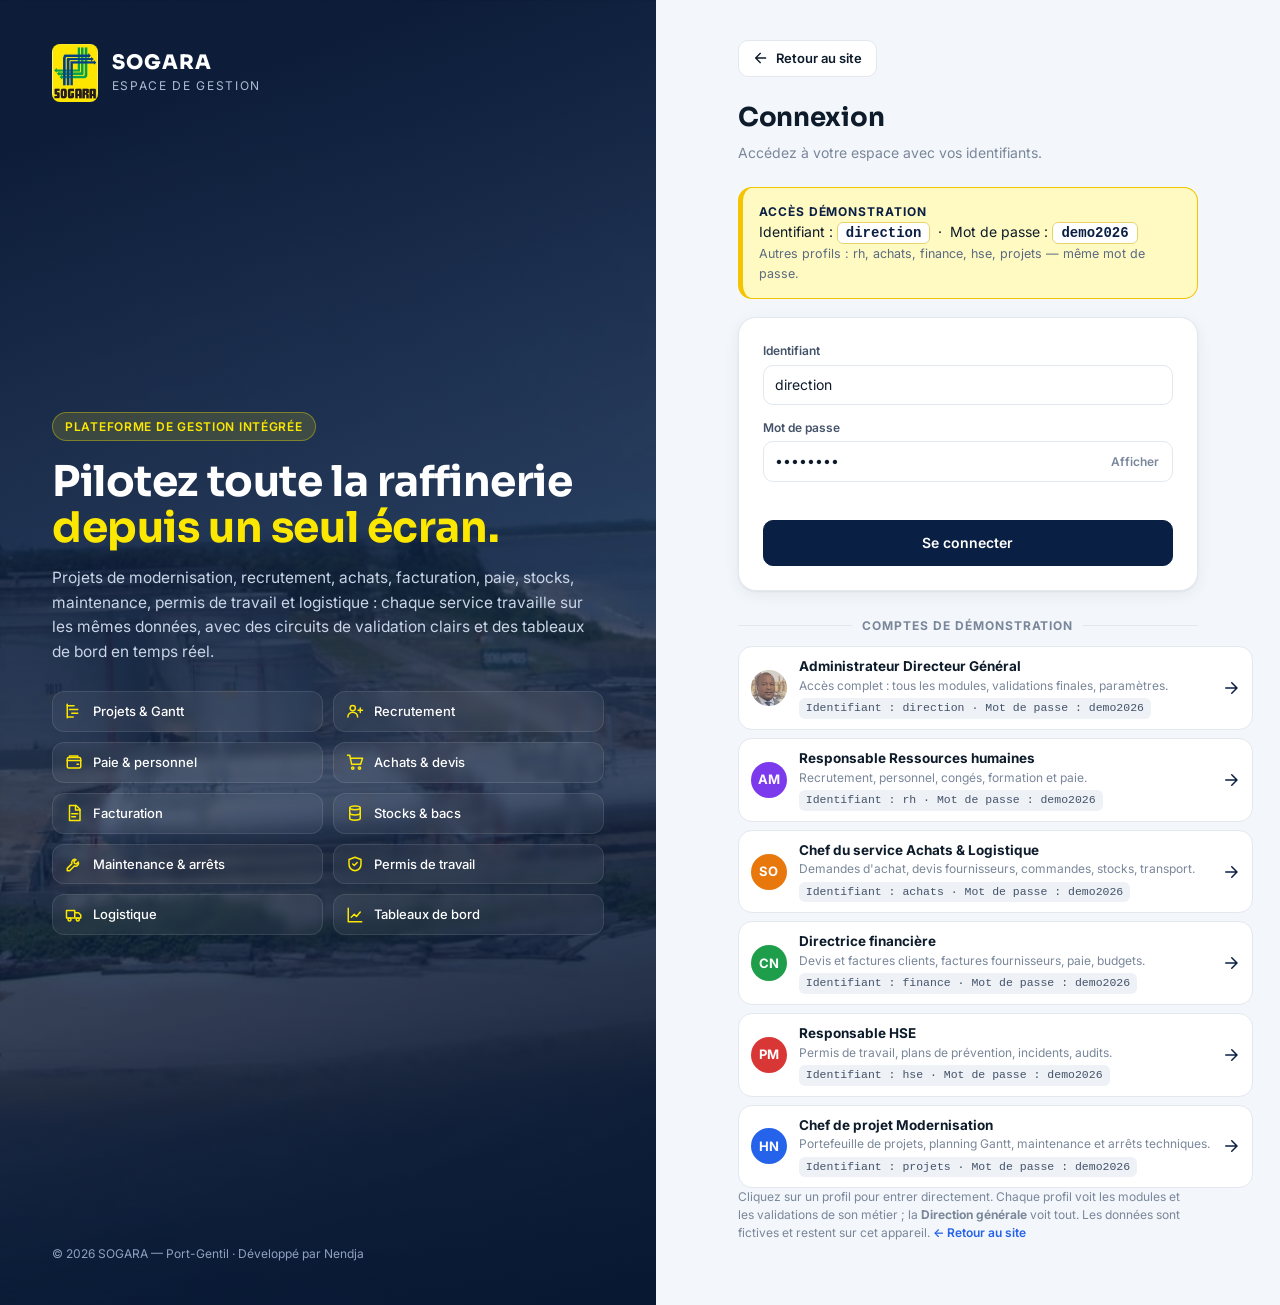
<file: espace/index.html>
<!doctype html>
<html lang="fr">
<head>
<meta charset="utf-8">
<meta name="viewport" content="width=device-width,initial-scale=1,viewport-fit=cover">
<title>Connexion — Espace de gestion SOGARA</title>
<meta name="robots" content="noindex">
<meta name="theme-color" content="#0a1f44">
<link rel="icon" href="../assets/img/logo.png">
<link rel="preconnect" href="https://fonts.googleapis.com"><link rel="preconnect" href="https://fonts.gstatic.com" crossorigin>
<link href="https://fonts.googleapis.com/css2?family=Inter:wght@400;500;600;700;800&family=Sora:wght@600;700;800&display=swap" rel="stylesheet">
<link rel="stylesheet" href="css/erp.css">
<style>
  body{background:#fff}
  .login{display:grid;grid-template-columns:minmax(0,1.05fr) minmax(0,1fr);min-height:100vh}
  .login__art{position:relative;color:#fff;padding:44px 52px;display:flex;flex-direction:column;overflow:hidden;background:#071632}
  .login__art::before{content:"";position:absolute;inset:0;background:url(../assets/img/raffinerie-panorama.jpg) 62% center/cover;opacity:.55}
  .login__art::after{content:"";position:absolute;inset:0;background:linear-gradient(160deg,rgba(7,22,50,.92) 10%,rgba(10,31,68,.55) 55%,rgba(7,22,50,.95) 100%)}
  .login__art>*{position:relative;z-index:1}
  .brand{display:flex;align-items:center;gap:14px}
  .brand img{height:58px;border-radius:8px;background:#fce700}
  .brand b{font:800 20px Sora,sans-serif;letter-spacing:.05em;display:block}
  .brand span{font-size:12px;letter-spacing:.14em;text-transform:uppercase;color:#aebbd4}
  .art__main{margin:auto 0;max-width:560px;padding:40px 0}
  .art__main .eyebrow{display:inline-block;background:rgba(252,231,0,.14);color:#fce700;border:1px solid rgba(252,231,0,.35);border-radius:30px;padding:5px 12px;font-size:12px;font-weight:600;letter-spacing:.06em;text-transform:uppercase}
  .art__main h1{font-size:clamp(28px,3.3vw,44px);line-height:1.1;margin:18px 0 14px}
  .art__main h1 em{font-style:normal;color:#fce700}
  .art__main p{color:#c9d4e6;font-size:15.5px;line-height:1.6;margin:0 0 26px}
  .mods{display:grid;grid-template-columns:repeat(2,minmax(0,1fr));gap:10px}
  .mods div{display:flex;align-items:center;gap:10px;background:rgba(255,255,255,.06);border:1px solid rgba(255,255,255,.1);border-radius:12px;padding:10px 12px;font-size:13px;font-weight:500;backdrop-filter:blur(4px)}
  .mods svg{width:18px;height:18px;color:#fce700;flex:none}
  .art__foot{font-size:12px;color:#8fa1c0}
  .login__form{display:flex;align-items:center;justify-content:center;padding:40px 28px;background:var(--bg)}
  .box{width:min(460px,100%);min-width:0}
  .box h2{font-size:26px;margin-bottom:6px}
  .box>p{color:var(--ink-3);margin:0 0 24px}
  .demo-creds{background:#fff9c2;border:1px solid #f5c400;border-left:5px solid #f5c400;border-radius:14px;padding:14px 16px;margin:0 0 18px;font-size:14px;line-height:1.6}
  .demo-creds b{display:block;color:#0a1f44;font-size:12px;letter-spacing:.08em;text-transform:uppercase}
  .demo-creds code{background:#fff;border:1px solid #e6d36b;border-radius:6px;padding:2px 8px;font-weight:700;color:#0a1f44;font-size:14px}
  .demo-creds span{display:block;font-size:12.5px;color:#5b6b82}
  .fcard{background:#fff;border:1px solid var(--line);border-radius:18px;padding:24px;box-shadow:var(--sh)}
  .fcard .field{margin-bottom:14px}
  .pw{position:relative} .pw button{position:absolute;right:8px;top:50%;transform:translateY(-50%);border:0;background:none;color:var(--ink-3);cursor:pointer;font-size:12px;font-weight:600}
  .err{color:var(--red);font-size:13px;min-height:18px;margin:-4px 0 10px}
  .btn.block{width:100%;padding:12px;font-size:14px}
  .demo-title{display:flex;align-items:center;gap:10px;margin:26px 0 12px;font-size:12px;font-weight:700;letter-spacing:.08em;text-transform:uppercase;color:var(--ink-3)}
  .demo-title::before,.demo-title::after{content:"";flex:1;height:1px;background:var(--line)}
  .accounts{display:grid;gap:8px}
  .acc{display:flex;align-items:center;gap:12px;background:#fff;border:1px solid var(--line);border-radius:14px;padding:10px 12px;cursor:pointer;text-align:left;width:100%;transition:border-color .15s,box-shadow .15s,transform .1s}
  .acc:hover{border-color:#b9c6d9;box-shadow:var(--sh);transform:translateY(-1px)}
  .acc .who{flex:1;min-width:0}
  .acc b{display:block;font-size:13.5px}
  .acc .who span{display:block;font-size:12px;color:var(--ink-3);white-space:nowrap;overflow:hidden;text-overflow:ellipsis}
  .acc code{display:inline-block;margin-top:4px;font-size:11.5px;background:var(--grey-bg);border-radius:6px;padding:2px 7px;color:var(--ink-2);white-space:nowrap}
  .acc .go{color:var(--navy);flex:none;width:18px}
  .note{font-size:12px;color:var(--ink-3);margin-top:16px;line-height:1.5}
  .note a{font-weight:600}
  @media (max-width:960px){
    .login{grid-template-columns:minmax(0,1fr)}
    .login__art{padding:24px 20px 28px}
    .art__main{padding:26px 0 8px}
    .art__main p{font-size:14px;margin-bottom:18px}
    .art__foot{display:none}
    .login__form{padding:26px 16px 40px}
  }
  @media (max-width:520px){
    .mods{grid-template-columns:1fr 1fr;gap:7px} .mods div{padding:8px 9px;font-size:12px;gap:7px}
    .brand img{height:46px}
    .acc code{white-space:normal} .acc .who span{white-space:normal}
  }
</style>
</head>
<body>
<div class="login">
  <section class="login__art">
    <a class="brand" href="../index.html" style="color:inherit"><img src="../assets/img/logo.png" alt="SOGARA"><div><b>SOGARA</b><span>Espace de gestion</span></div></a>
    <div class="art__main">
      <span class="eyebrow">Plateforme de gestion intégrée</span>
      <h1>Pilotez toute la raffinerie <em>depuis un seul écran.</em></h1>
      <p>Projets de modernisation, recrutement, achats, facturation, paie, stocks, maintenance, permis de travail et logistique : chaque service travaille sur les mêmes données, avec des circuits de validation clairs et des tableaux de bord en temps réel.</p>
      <div class="mods" id="mods"></div>
    </div>
    <div class="art__foot">© 2026 SOGARA — Port-Gentil · Développé par Nendja</div>
  </section>
  <section class="login__form">
    <div class="box">
      <a class="btn" href="../index.html" style="margin-bottom:22px"><svg viewBox="0 0 24 24" fill="none" stroke="currentColor" stroke-width="2" stroke-linecap="round" stroke-linejoin="round"><path d="M19 12H5M11 19l-7-7 7-7"/></svg>Retour au site</a>
      <h2>Connexion</h2>
      <p>Accédez à votre espace avec vos identifiants.</p>
      <div class="demo-creds"><b>Accès démonstration</b><div>Identifiant : <code>direction</code> &nbsp;·&nbsp; Mot de passe : <code>demo2026</code></div><span>Autres profils : rh, achats, finance, hse, projets — même mot de passe.</span></div>
      <form class="fcard" id="login-form" autocomplete="off">
        <div class="field"><label for="login">Identifiant</label><input class="input" id="login" name="login" placeholder="ex. direction" autocapitalize="none"></div>
        <div class="field"><label for="pass">Mot de passe</label><div class="pw"><input class="input" id="pass" name="pass" type="password" placeholder="••••••••"><button type="button" id="show">Afficher</button></div></div>
        <div class="err" id="err"></div>
        <button class="btn primary block" type="submit">Se connecter</button>
      </form>
      <div class="demo-title">Comptes de démonstration</div>
      <div class="accounts" id="accounts"></div>
      <p class="note">Cliquez sur un profil pour entrer directement. Chaque profil voit les modules et les validations de son métier ; la <b>Direction générale</b> voit tout. Les données sont fictives et restent sur cet appareil. <a href="../index.html">← Retour au site</a></p>
    </div>
  </section>
</div>
<script src="js/core.js"></script>
<script>
(function () {
  var U = ERP.USERS, icon = ERP.icon;
  var MODS = [['gantt', 'Projets & Gantt'], ['userplus', 'Recrutement'], ['wallet', 'Paie & personnel'], ['cart', 'Achats & devis'], ['invoice', 'Facturation'], ['tank', 'Stocks & bacs'], ['wrench', 'Maintenance & arrêts'], ['shield', 'Permis de travail'], ['truck', 'Logistique'], ['chart', 'Tableaux de bord']];
  document.getElementById('mods').innerHTML = MODS.map(function (m) { return '<div>' + icon(m[0]) + m[1] + '</div>'; }).join('');
  document.getElementById('accounts').innerHTML = U.map(function (u) {
    return '<button class="acc" data-l="' + u.login + '">' + ERP.ui.avatar(u.name, u.color) + '<div class="who"><b>' + ERP.esc(u.role) + '</b><span>' + ERP.esc(u.desc) + '</span><code>Identifiant : ' + u.login + ' · Mot de passe : ' + u.pass + '</code></div>' + icon('arrow', 'go') + '</button>';
  }).join('');
  function enter(l, p) {
    var u = ERP.session.login(l, p);
    if (!u) { document.getElementById('err').textContent = 'Identifiant ou mot de passe incorrect.'; return; }
    location.href = 'app.html#/dashboard';
  }
  document.getElementById('accounts').addEventListener('click', function (e) {
    var b = e.target.closest('.acc'); if (!b) return;
    var u = U.find(function (x) { return x.login === b.dataset.l; });
    document.getElementById('login').value = u.login; document.getElementById('pass').value = u.pass;
    setTimeout(function () { enter(u.login, u.pass); }, 250);
  });
  document.getElementById('login-form').addEventListener('submit', function (e) { e.preventDefault(); enter(this.login.value, this.pass.value); });
  var qu = new URLSearchParams(location.search).get('u'); var pre = U.find(function (x) { return x.login === qu; }) || U[0]; document.getElementById('login').value = pre.login; document.getElementById('pass').value = pre.pass;
  document.getElementById('show').onclick = function () { var p = document.getElementById('pass'); p.type = p.type === 'password' ? 'text' : 'password'; this.textContent = p.type === 'password' ? 'Afficher' : 'Masquer'; };
})();
</script>
</body>
</html>
</file>
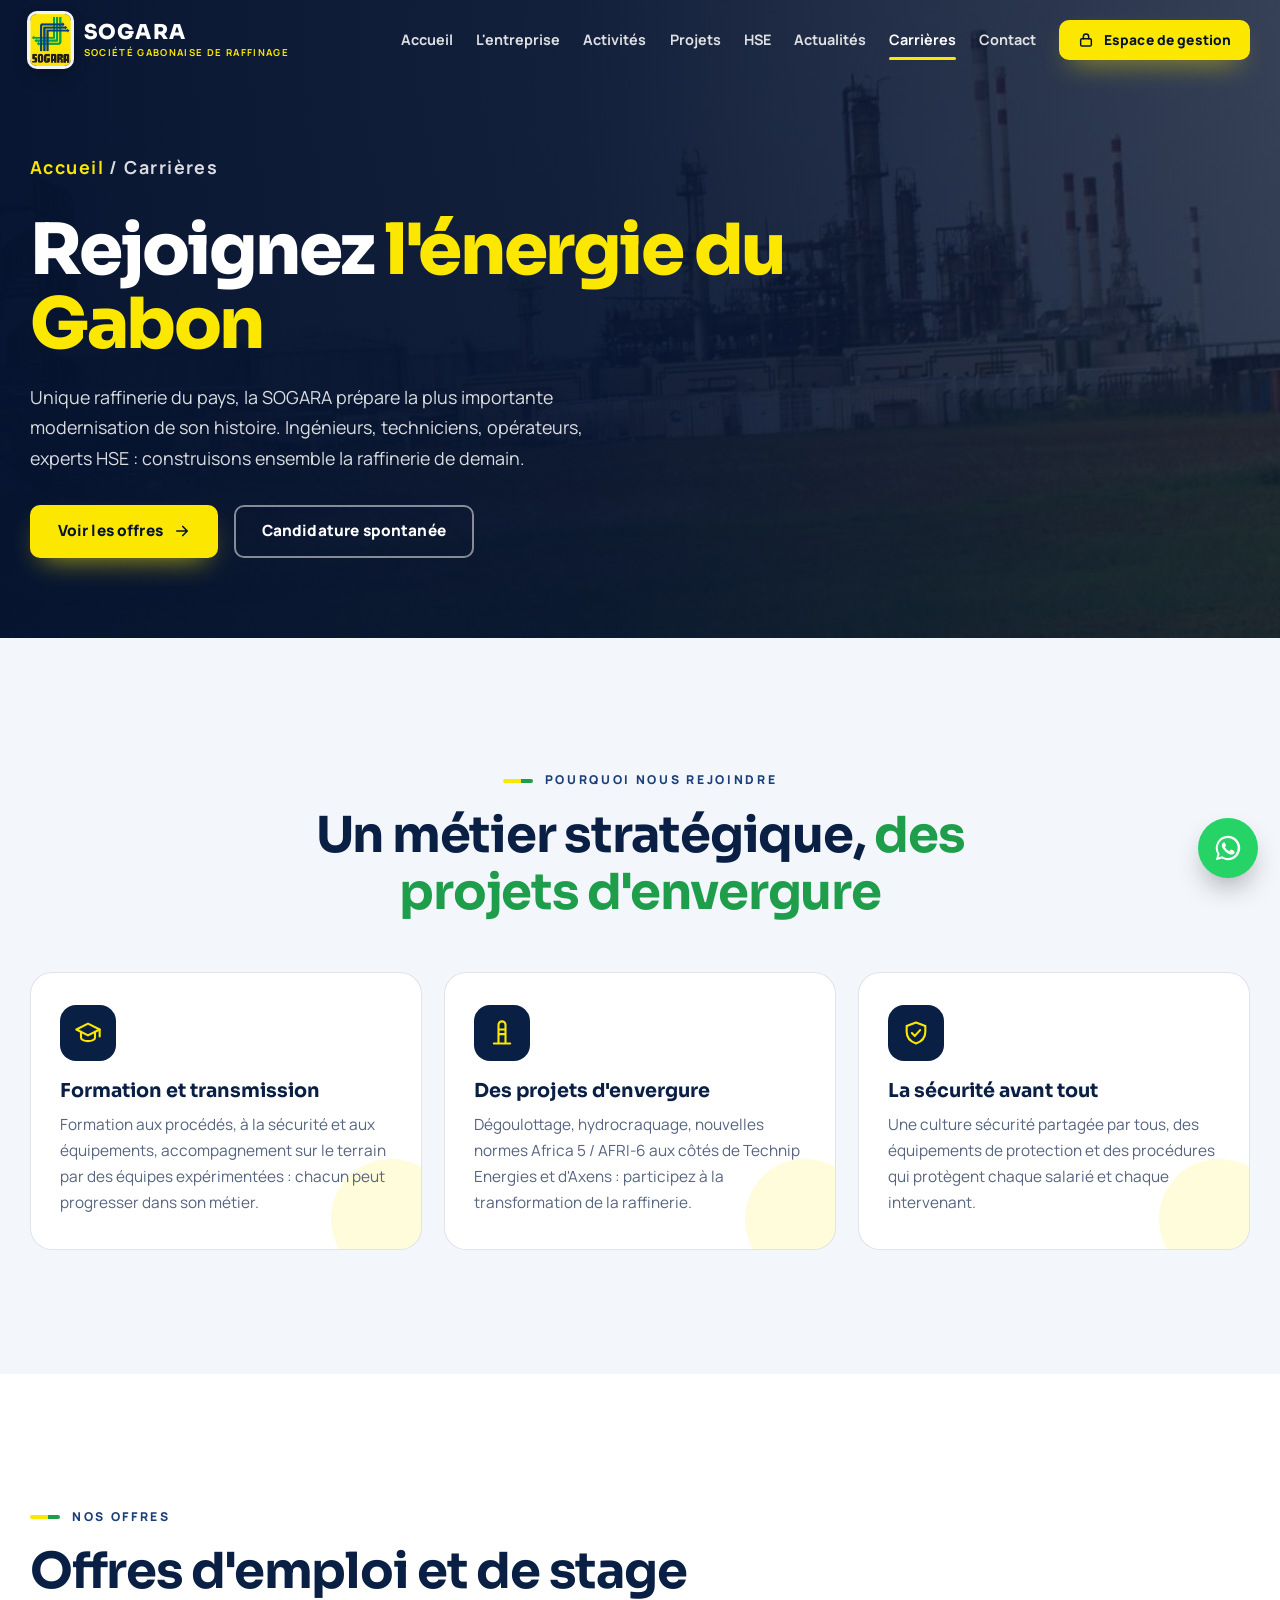
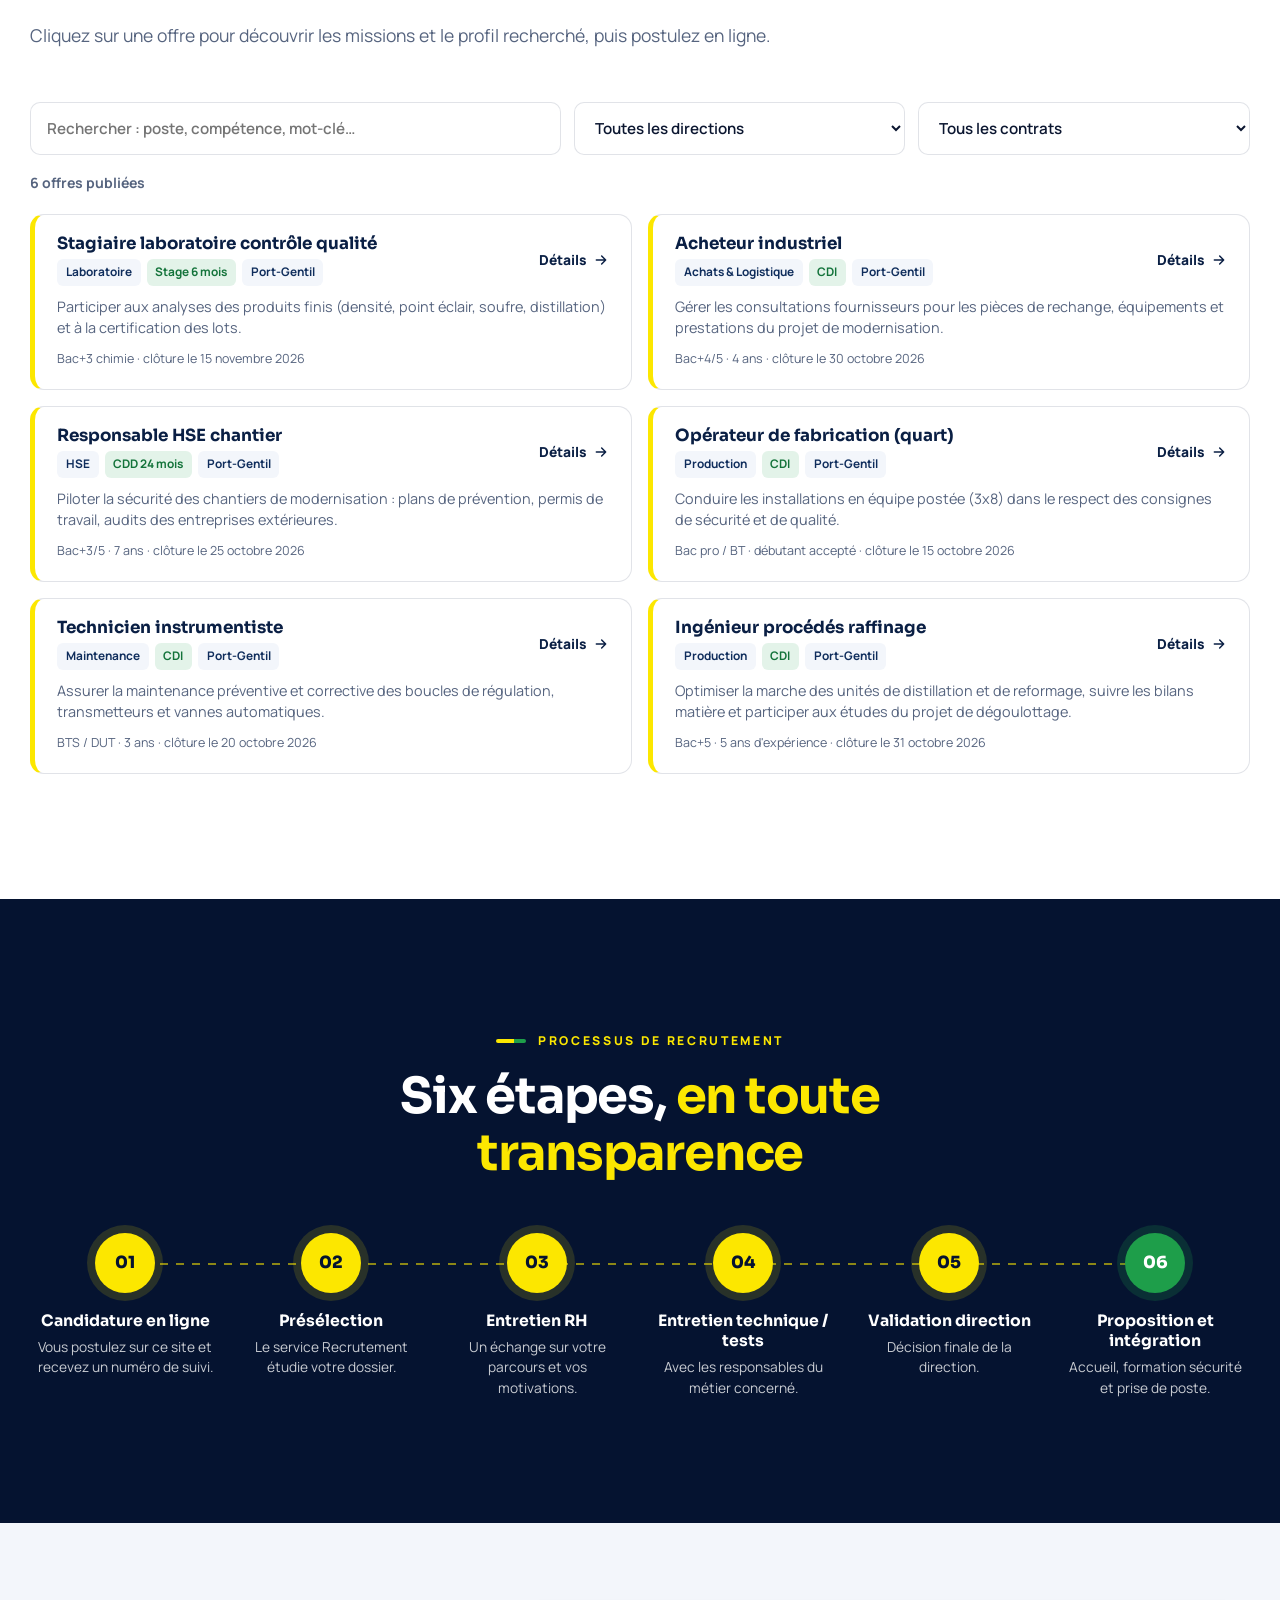
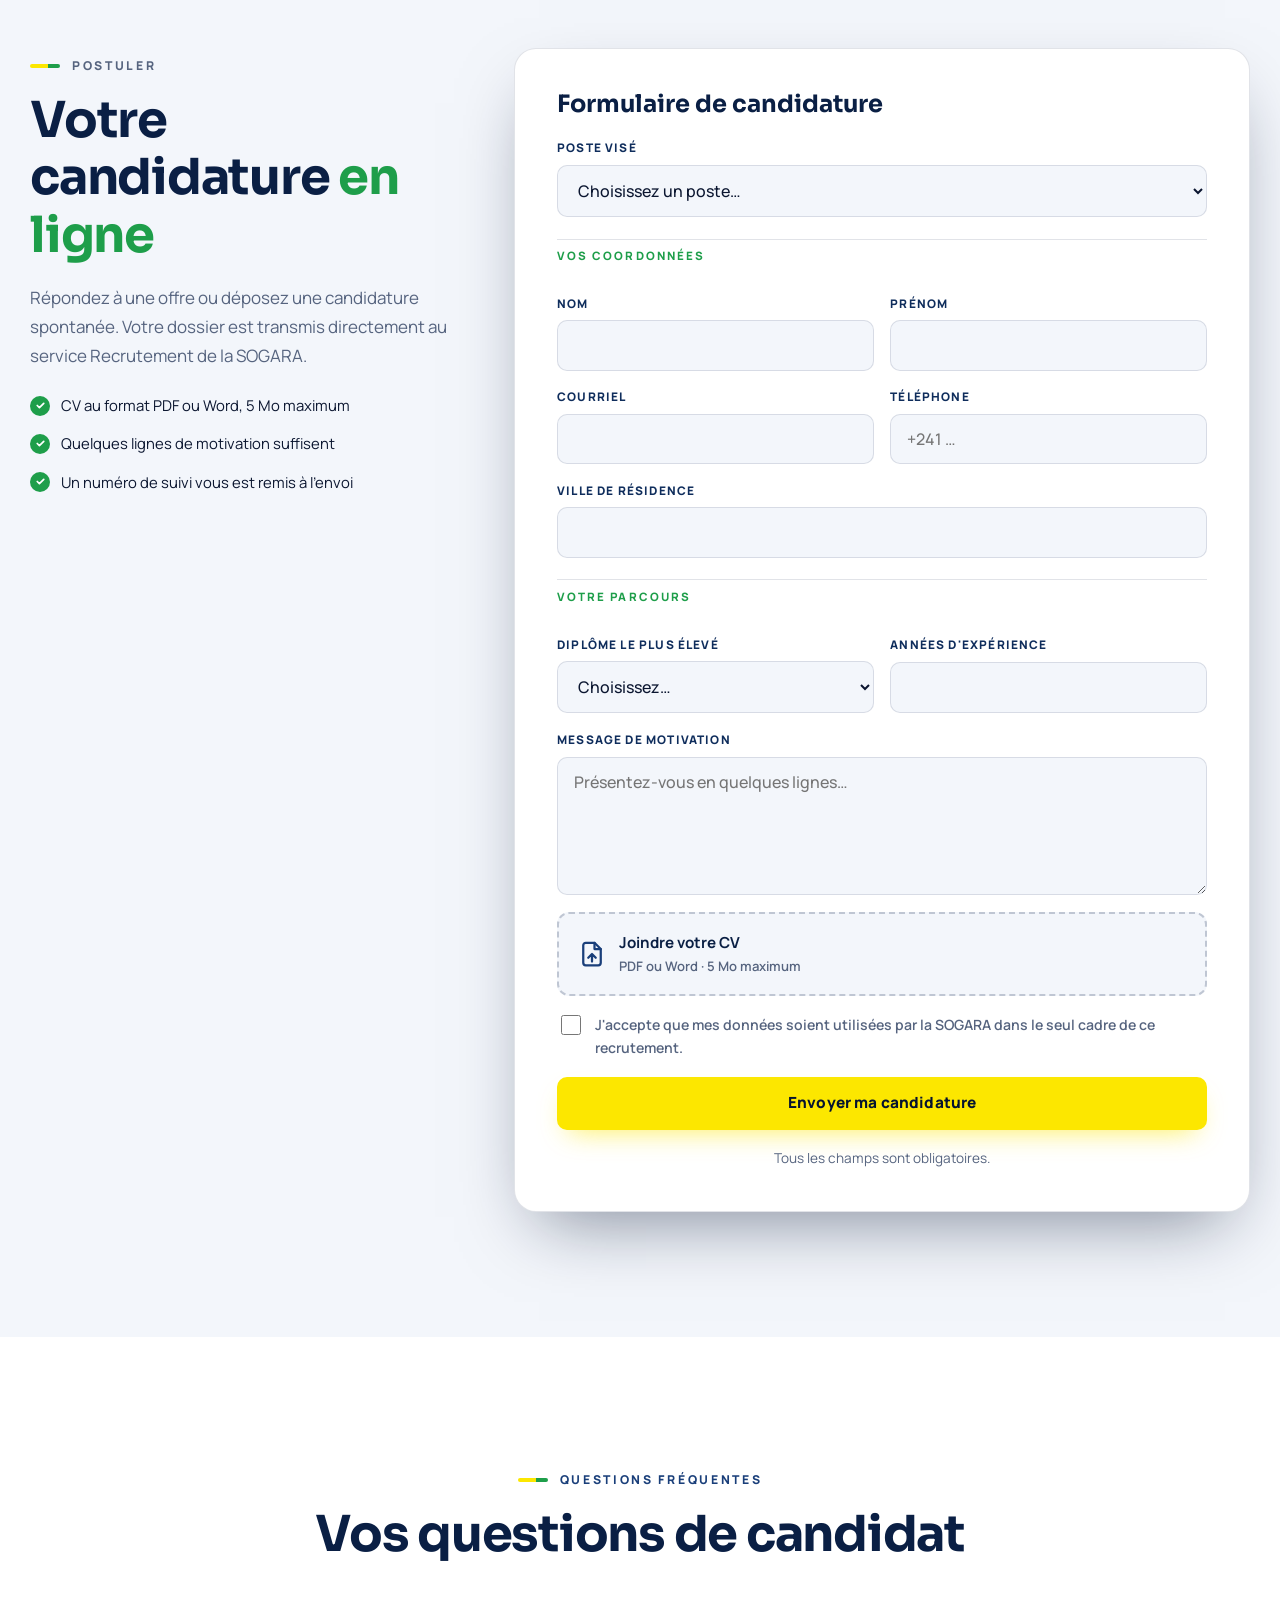
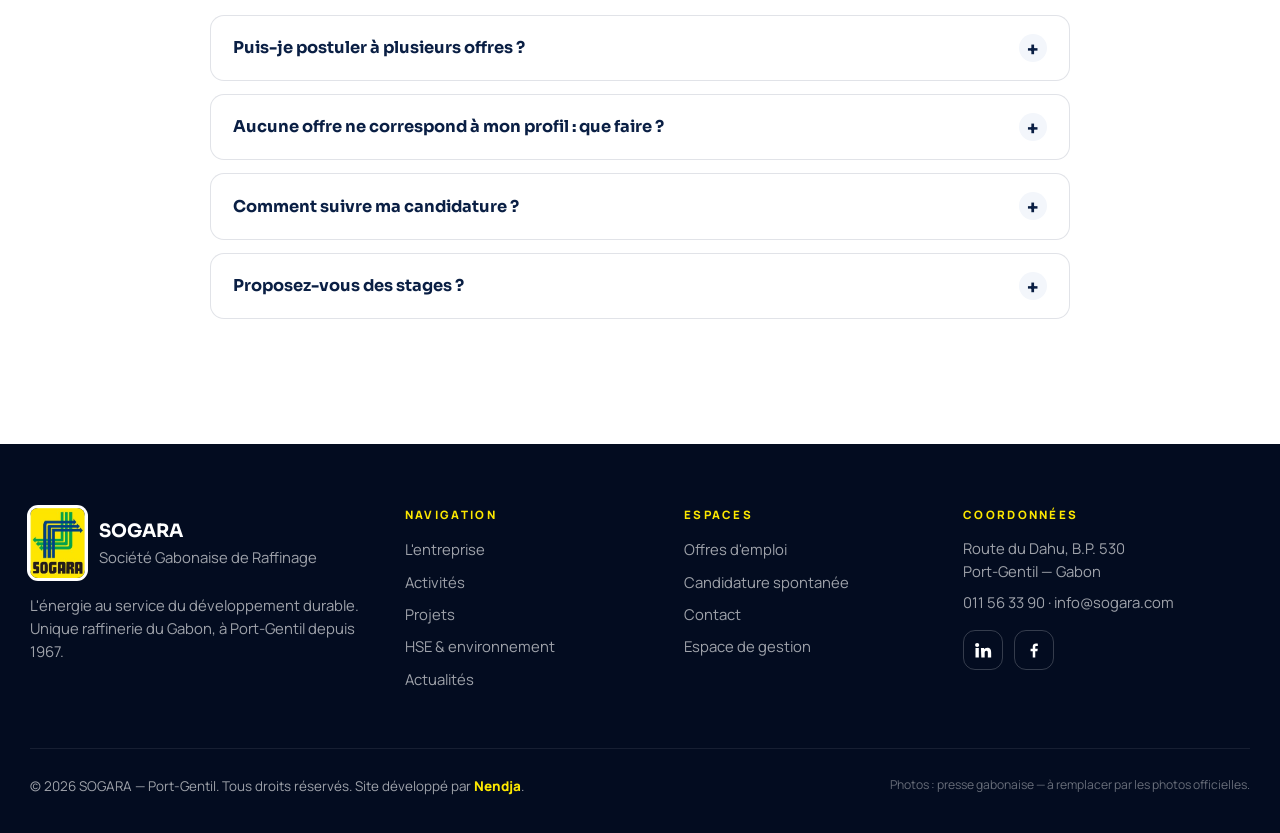
<file: carrieres.html>
<!DOCTYPE html>
<html lang="fr">
<head>
  <meta charset="UTF-8">
  <meta name="viewport" content="width=device-width, initial-scale=1">
  <title>Carrières — SOGARA, Société Gabonaise de Raffinage</title>
  <meta name="description" content="Rejoignez la SOGARA, unique raffinerie du Gabon à Port-Gentil : offres d'emploi et de stage, candidature en ligne et candidature spontanée.">
  <meta name="theme-color" content="#051330">
  <meta property="og:title" content="Carrières à la SOGARA — Rejoignez l'énergie du Gabon">
  <meta property="og:description" content="Offres d'emploi, stages et candidature spontanée à la raffinerie de Port-Gentil.">
  <meta property="og:image" content="assets/img/raffinerie-site.jpg">
  <meta property="og:type" content="website">
  <link rel="icon" type="image/png" href="assets/img/logo.png">
  <link rel="apple-touch-icon" href="assets/img/logo.png">
  <link rel="preconnect" href="https://fonts.googleapis.com">
  <link rel="preconnect" href="https://fonts.gstatic.com" crossorigin>
  <link href="https://fonts.googleapis.com/css2?family=Sora:wght@600;700;800&family=Manrope:wght@400;500;600;700;800&display=swap" rel="stylesheet">
  <link rel="stylesheet" href="assets/css/style.css">
</head>
<body>

<!-- ============ EN-TÊTE ============ -->
<header class="header" id="header">
  <div class="container header__inner">
    <a href="index.html" class="brand" aria-label="SOGARA — accueil">
      <img src="assets/img/logo.png" alt="Logo SOGARA" class="brand__logo" width="41" height="52">
      <span class="brand__text">SOGARA<small>Société Gabonaise de Raffinage</small></span>
    </a>
    <nav class="nav" id="nav" aria-label="Navigation principale">
      <a href="index.html#accueil">Accueil</a>
      <a href="index.html#entreprise">L'entreprise</a>
      <a href="index.html#activites">Activités</a>
      <a href="index.html#projets">Projets</a>
      <a href="index.html#hse">HSE</a>
      <a href="index.html#actualites">Actualités</a>
      <a href="carrieres.html" class="is-active" aria-current="page">Carrières</a>
      <a href="index.html#contact">Contact</a>
      <a href="espace/index.html" class="btn btn--gold btn--sm nav__cta"><svg viewBox="0 0 24 24" aria-hidden="true"><rect x="4" y="10" width="16" height="11" rx="2"/><path d="M8 10V7a4 4 0 0 1 8 0v3"/></svg>Espace de gestion</a>
    </nav>
    <a href="espace/index.html" class="btn btn--gold btn--sm header__cta"><svg viewBox="0 0 24 24" aria-hidden="true"><rect x="4" y="10" width="16" height="11" rx="2"/><path d="M8 10V7a4 4 0 0 1 8 0v3"/></svg><span>Espace de gestion</span></a>
    <button class="burger" id="burger" aria-label="Ouvrir le menu" aria-expanded="false" aria-controls="nav">
      <span></span><span></span><span></span>
    </button>
  </div>
</header>

<main>

<!-- ============ HÉRO ============ -->
<section class="page-hero">
  <div class="page-hero__bg" style="background-image:url('assets/img/raffinerie-site.jpg')"></div>
  <div class="container">
    <p class="crumbs reveal"><a href="index.html">Accueil</a> / Carrières</p>
    <h1 class="reveal">Rejoignez <em>l'énergie du Gabon</em></h1>
    <p class="reveal">Unique raffinerie du pays, la SOGARA prépare la plus importante modernisation de son histoire. Ingénieurs, techniciens, opérateurs, experts HSE : construisons ensemble la raffinerie de demain.</p>
    <div class="hero__actions reveal">
      <a href="#offres" class="btn btn--gold">Voir les offres <svg viewBox="0 0 24 24"><path d="M5 12h14M13 6l6 6-6 6"/></svg></a>
      <a href="#postuler" class="btn btn--ghost" data-spontanee>Candidature spontanée</a>
    </div>
  </div>
</section>

<!-- ============ POURQUOI NOUS REJOINDRE ============ -->
<section class="section section--paper">
  <div class="container">
    <div class="section__head section__head--center">
      <p class="eyebrow reveal">Pourquoi nous rejoindre</p>
      <h2 class="title reveal">Un métier stratégique, <em>des projets d'envergure</em></h2>
    </div>
    <div class="why">
      <article class="why__card reveal">
        <span class="why__ico"><svg viewBox="0 0 24 24"><path d="M2 9l10-5 10 5-10 5z"/><path d="M6 11v5c0 1.7 2.7 3 6 3s6-1.3 6-3v-5M22 9v6"/></svg></span>
        <h3>Formation et transmission</h3>
        <p>Formation aux procédés, à la sécurité et aux équipements, accompagnement sur le terrain par des équipes expérimentées : chacun peut progresser dans son métier.</p>
      </article>
      <article class="why__card reveal">
        <span class="why__ico"><svg viewBox="0 0 24 24"><path d="M9 21V5a3 3 0 0 1 6 0v16M9 9h6M9 13h6M5 21h14"/></svg></span>
        <h3>Des projets d'envergure</h3>
        <p>Dégoulottage, hydrocraquage, nouvelles normes Africa 5 / AFRI-6 aux côtés de Technip Energies et d'Axens : participez à la transformation de la raffinerie.</p>
      </article>
      <article class="why__card reveal">
        <span class="why__ico"><svg viewBox="0 0 24 24"><path d="M12 3l8 3v5c0 5-3.5 8.5-8 10-4.5-1.5-8-5-8-10V6z"/><path d="M8.5 12l2.5 2.5 4.5-5"/></svg></span>
        <h3>La sécurité avant tout</h3>
        <p>Une culture sécurité partagée par tous, des équipements de protection et des procédures qui protègent chaque salarié et chaque intervenant.</p>
      </article>
    </div>
  </div>
</section>

<!-- ============ OFFRES ============ -->
<section class="section" id="offres">
  <div class="container">
    <div class="section__head">
      <p class="eyebrow reveal">Nos offres</p>
      <h2 class="title reveal">Offres d'emploi et de stage</h2>
      <p class="section__lead reveal">Cliquez sur une offre pour découvrir les missions et le profil recherché, puis postulez en ligne.</p>
    </div>
    <div class="jobfilters reveal">
      <label class="sr-only" for="f-q">Rechercher une offre</label>
      <input type="search" id="f-q" placeholder="Rechercher : poste, compétence, mot-clé…">
      <label class="sr-only" for="f-dir">Direction</label>
      <select id="f-dir"><option value="">Toutes les directions</option></select>
      <label class="sr-only" for="f-ct">Type de contrat</label>
      <select id="f-ct"><option value="">Tous les contrats</option></select>
    </div>
    <p class="jobs__count" id="jobs-count" aria-live="polite"></p>
    <div class="jobs jobs--grid" id="jobs-list"></div>
  </div>
</section>

<!-- ============ PROCESSUS ============ -->
<section class="section section--dark">
  <div class="container">
    <div class="section__head section__head--center">
      <p class="eyebrow eyebrow--light reveal">Processus de recrutement</p>
      <h2 class="title title--light reveal">Six étapes, <em>en toute transparence</em></h2>
    </div>
    <ol class="process">
      <li class="reveal"><span>01</span><strong>Candidature en ligne</strong><p>Vous postulez sur ce site et recevez un numéro de suivi.</p></li>
      <li class="reveal"><span>02</span><strong>Présélection</strong><p>Le service Recrutement étudie votre dossier.</p></li>
      <li class="reveal"><span>03</span><strong>Entretien RH</strong><p>Un échange sur votre parcours et vos motivations.</p></li>
      <li class="reveal"><span>04</span><strong>Entretien technique / tests</strong><p>Avec les responsables du métier concerné.</p></li>
      <li class="reveal"><span>05</span><strong>Validation direction</strong><p>Décision finale de la direction.</p></li>
      <li class="reveal"><span>06</span><strong>Proposition et intégration</strong><p>Accueil, formation sécurité et prise de poste.</p></li>
    </ol>
  </div>
</section>

<!-- ============ CANDIDATURE ============ -->
<section class="section section--paper" id="postuler">
  <div class="container apply">
    <aside class="apply__aside">
      <p class="eyebrow reveal">Postuler</p>
      <h2 class="title reveal">Votre candidature <em>en ligne</em></h2>
      <p class="reveal">Répondez à une offre ou déposez une candidature spontanée. Votre dossier est transmis directement au service Recrutement de la SOGARA.</p>
      <ul class="apply__tips reveal">
        <li>CV au format PDF ou Word, 5 Mo maximum</li>
        <li>Quelques lignes de motivation suffisent</li>
        <li>Un numéro de suivi vous est remis à l'envoi</li>
      </ul>
    </aside>

    <div id="apply-box">
      <form class="form form--apply reveal" id="apply-form" novalidate>
        <h3>Formulaire de candidature</h3>
        <label>Poste visé
          <select name="poste" id="a-poste" required></select>
        </label>
        <label id="a-domaine-wrap" hidden>Domaine souhaité
          <select name="domaine" id="a-domaine">
            <option value="">Choisissez un domaine…</option>
            <option>Production / exploitation</option>
            <option>Maintenance</option>
            <option>HSE (hygiène, sécurité, environnement)</option>
            <option>Laboratoire / contrôle qualité</option>
            <option>Ingénierie / projets</option>
            <option>Achats &amp; logistique</option>
            <option>Finance / comptabilité</option>
            <option>Ressources humaines</option>
            <option>Informatique</option>
            <option>Commercial</option>
            <option>Autre</option>
          </select>
        </label>
        <p class="form__sep">Vos coordonnées</p>
        <div class="form__row">
          <label>Nom<input type="text" name="nom" required autocomplete="family-name"></label>
          <label>Prénom<input type="text" name="prenom" required autocomplete="given-name"></label>
        </div>
        <div class="form__row">
          <label>Courriel<input type="email" name="email" required autocomplete="email"></label>
          <label>Téléphone<input type="tel" name="telephone" required autocomplete="tel" placeholder="+241 …"></label>
        </div>
        <label>Ville de résidence<input type="text" name="ville" required autocomplete="address-level2"></label>
        <p class="form__sep">Votre parcours</p>
        <div class="form__row">
          <label>Diplôme le plus élevé
            <select name="diplome" required>
              <option value="">Choisissez…</option>
              <option>Bac / Bac professionnel</option>
              <option>BT / BTS / DUT (Bac+2)</option>
              <option>Licence (Bac+3)</option>
              <option>Master / Ingénieur (Bac+5)</option>
              <option>Doctorat</option>
              <option>Autre</option>
            </select>
          </label>
          <label>Années d'expérience<input type="number" name="experience" min="0" max="50" step="1" required inputmode="numeric"></label>
        </div>
        <label>Message de motivation<textarea name="message" rows="5" required placeholder="Présentez-vous en quelques lignes…"></textarea></label>
        <label class="file" id="a-file">
          <input type="file" name="cv" id="a-cv" accept=".pdf,.doc,.docx,application/pdf,application/msword,application/vnd.openxmlformats-officedocument.wordprocessingml.document">
          <svg viewBox="0 0 24 24" aria-hidden="true"><path d="M14 3H7a2 2 0 0 0-2 2v14a2 2 0 0 0 2 2h10a2 2 0 0 0 2-2V8z"/><path d="M14 3v5h5M12 12v6M9 15l3-3 3 3"/></svg>
          <span><b>Joindre votre CV</b><span id="a-file-name">PDF ou Word · 5 Mo maximum</span></span>
        </label>
        <label class="form__check"><input type="checkbox" name="consent" required> J'accepte que mes données soient utilisées par la SOGARA dans le seul cadre de ce recrutement.</label>
        <button type="submit" class="btn btn--gold btn--block">Envoyer ma candidature</button>
        <p class="form__note" id="apply-note">Tous les champs sont obligatoires.</p>
      </form>
    </div>
  </div>
</section>

<!-- ============ FAQ ============ -->
<section class="section">
  <div class="container">
    <div class="section__head section__head--center">
      <p class="eyebrow reveal">Questions fréquentes</p>
      <h2 class="title reveal">Vos questions de candidat</h2>
    </div>
    <div class="faq">
      <details class="reveal"><summary>Puis-je postuler à plusieurs offres ?</summary><p>Oui. Envoyez une candidature pour chaque poste qui correspond à votre profil : chacune reçoit son propre numéro de suivi.</p></details>
      <details class="reveal"><summary>Aucune offre ne correspond à mon profil : que faire ?</summary><p>Déposez une candidature spontanée en choisissant le domaine qui vous intéresse. Votre dossier est conservé par le service Recrutement et étudié lors des prochains besoins.</p></details>
      <details class="reveal"><summary>Comment suivre ma candidature ?</summary><p>Conservez le numéro de suivi affiché après l'envoi. Le service Recrutement vous contacte par courriel ou par téléphone si votre profil est retenu pour la suite du processus.</p></details>
      <details class="reveal"><summary>Proposez-vous des stages ?</summary><p>Oui, des stages sont publiés parmi nos offres (par exemple au laboratoire de contrôle qualité). Vous pouvez aussi adresser une candidature spontanée de stage en précisant la période souhaitée dans votre message.</p></details>
    </div>
  </div>
</section>

</main>

<!-- ============ PIED DE PAGE ============ -->
<footer class="footer">
  <div class="container footer__inner">
    <div class="footer__brand">
      <div><img src="assets/img/logo.png" alt="Logo SOGARA" class="footer__logo" width="55" height="70"><p><strong>SOGARA</strong>Société Gabonaise de Raffinage</p></div>
      <p>L'énergie au service du développement durable. Unique raffinerie du Gabon, à Port-Gentil depuis 1967.</p>
    </div>
    <div>
      <h4>Navigation</h4>
      <nav class="footer__nav" aria-label="Pied de page">
        <a href="index.html#entreprise">L'entreprise</a>
        <a href="index.html#activites">Activités</a>
        <a href="index.html#projets">Projets</a>
        <a href="index.html#hse">HSE &amp; environnement</a>
        <a href="index.html#actualites">Actualités</a>
      </nav>
    </div>
    <div>
      <h4>Espaces</h4>
      <nav class="footer__nav" aria-label="Espaces">
        <a href="#offres">Offres d'emploi</a>
        <a href="#postuler" data-spontanee>Candidature spontanée</a>
        <a href="index.html#contact">Contact</a>
        <a href="espace/index.html">Espace de gestion</a>
      </nav>
    </div>
    <div class="footer__contact">
      <h4>Coordonnées</h4>
      <p>Route du Dahu, B.P. 530<br>Port-Gentil — Gabon</p>
      <p><a href="tel:+24111563390">011 56 33 90</a> · <a href="mailto:info@sogara.com">info@sogara.com</a></p>
      <div class="socials">
        <a href="https://ga.linkedin.com/company/soci%C3%A9t%C3%A9-gabonaise-de-raffinage" target="_blank" rel="noopener" aria-label="LinkedIn"><svg viewBox="0 0 24 24"><path d="M4.98 3.5a2.5 2.5 0 1 1 0 5 2.5 2.5 0 0 1 0-5zM3 9.5h4V21H3zM9.5 9.5h3.8v1.6h.1c.5-.95 1.8-1.95 3.7-1.95 4 0 4.7 2.6 4.7 6V21h-4v-5.2c0-1.25 0-2.85-1.75-2.85s-2.05 1.35-2.05 2.75V21h-4z"/></svg></a>
        <a href="https://www.facebook.com/SogaraOfficielle/" target="_blank" rel="noopener" aria-label="Facebook"><svg viewBox="0 0 24 24"><path d="M13.5 21v-7.5h2.6l.4-3h-3V8.6c0-.9.25-1.5 1.5-1.5h1.6V4.4c-.3 0-1.2-.1-2.3-.1-2.3 0-3.8 1.4-3.8 3.9v2.3H7.9v3h2.6V21z"/></svg></a>
      </div>
    </div>
    <div class="footer__copy">
      <p>© 2026 SOGARA — Port-Gentil. Tous droits réservés. <span class="footer__credit">Site développé par <strong style="color:#fce700">Nendja</strong>.</span></p>
      <p class="footer__photos">Photos : presse gabonaise — à remplacer par les photos officielles.</p>
    </div>
  </div>
</footer>

<!-- Fiche d'une offre -->
<div class="modal" id="job-modal" aria-hidden="true" role="dialog" aria-modal="true" aria-labelledby="jm-title">
  <div class="modal__box">
    <button class="modal__close" id="jm-close" aria-label="Fermer">&times;</button>
    <div class="modal__head">
      <small id="jm-ref"></small>
      <h3 id="jm-title"></h3>
      <div class="job__meta" id="jm-meta"></div>
    </div>
    <div class="modal__body">
      <p id="jm-resume"></p>
      <div class="modal__cols">
        <div><h4>Vos missions</h4><ul id="jm-missions"></ul></div>
        <div><h4>Profil recherché</h4><ul id="jm-profil"></ul></div>
      </div>
      <div class="modal__foot">
        <span id="jm-dates"></span>
        <button type="button" class="btn btn--gold" id="jm-apply">Postuler à cette offre <svg viewBox="0 0 24 24"><path d="M5 12h14M13 6l6 6-6 6"/></svg></button>
      </div>
    </div>
  </div>
</div>

<!-- Contact rapide : WhatsApp + assistant -->
<!-- À CONFIRMER : numéro WhatsApp de la SOGARA -->
<div class="fab" id="fab">
  <a class="fab__btn fab__btn--wa" id="fab-wa" href="https://wa.me/24111563390?text=Bonjour%20SOGARA%2C%20j%27ai%20une%20question%20sur%20le%20recrutement." target="_blank" rel="noopener" aria-label="Nous écrire sur WhatsApp">
    <svg viewBox="0 0 32 32" aria-hidden="true"><path fill="currentColor" d="M16 3a13 13 0 0 0-11.2 19.6L3 29l6.6-1.7A13 13 0 1 0 16 3zm0 23.6c-2 0-4-.5-5.7-1.6l-.4-.2-3.9 1 1-3.8-.3-.4A10.6 10.6 0 1 1 16 26.6zm5.8-7.9c-.3-.2-1.9-.9-2.2-1-.3-.1-.5-.2-.7.2l-1 1.2c-.2.2-.4.2-.7.1a8.7 8.7 0 0 1-4.3-3.8c-.3-.6.3-.5.9-1.7.1-.2 0-.4 0-.6l-1-2.4c-.3-.6-.5-.5-.7-.5h-.6c-.2 0-.6.1-.9.4-.3.3-1.2 1.1-1.2 2.8s1.2 3.3 1.4 3.5c.2.2 2.4 3.7 5.8 5.2 2.2.9 3 1 4.1.8.7-.1 1.9-.8 2.2-1.5.3-.8.3-1.4.2-1.5-.1-.1-.3-.2-.6-.3z"/></svg>
    <span class="fab__label">WhatsApp</span>
  </a>
</div>

<script src="assets/js/sogara-data.js"></script>
<script src="assets/js/main.js"></script>
<script src="assets/js/carrieres.js"></script>
</body>
</html>
</file>
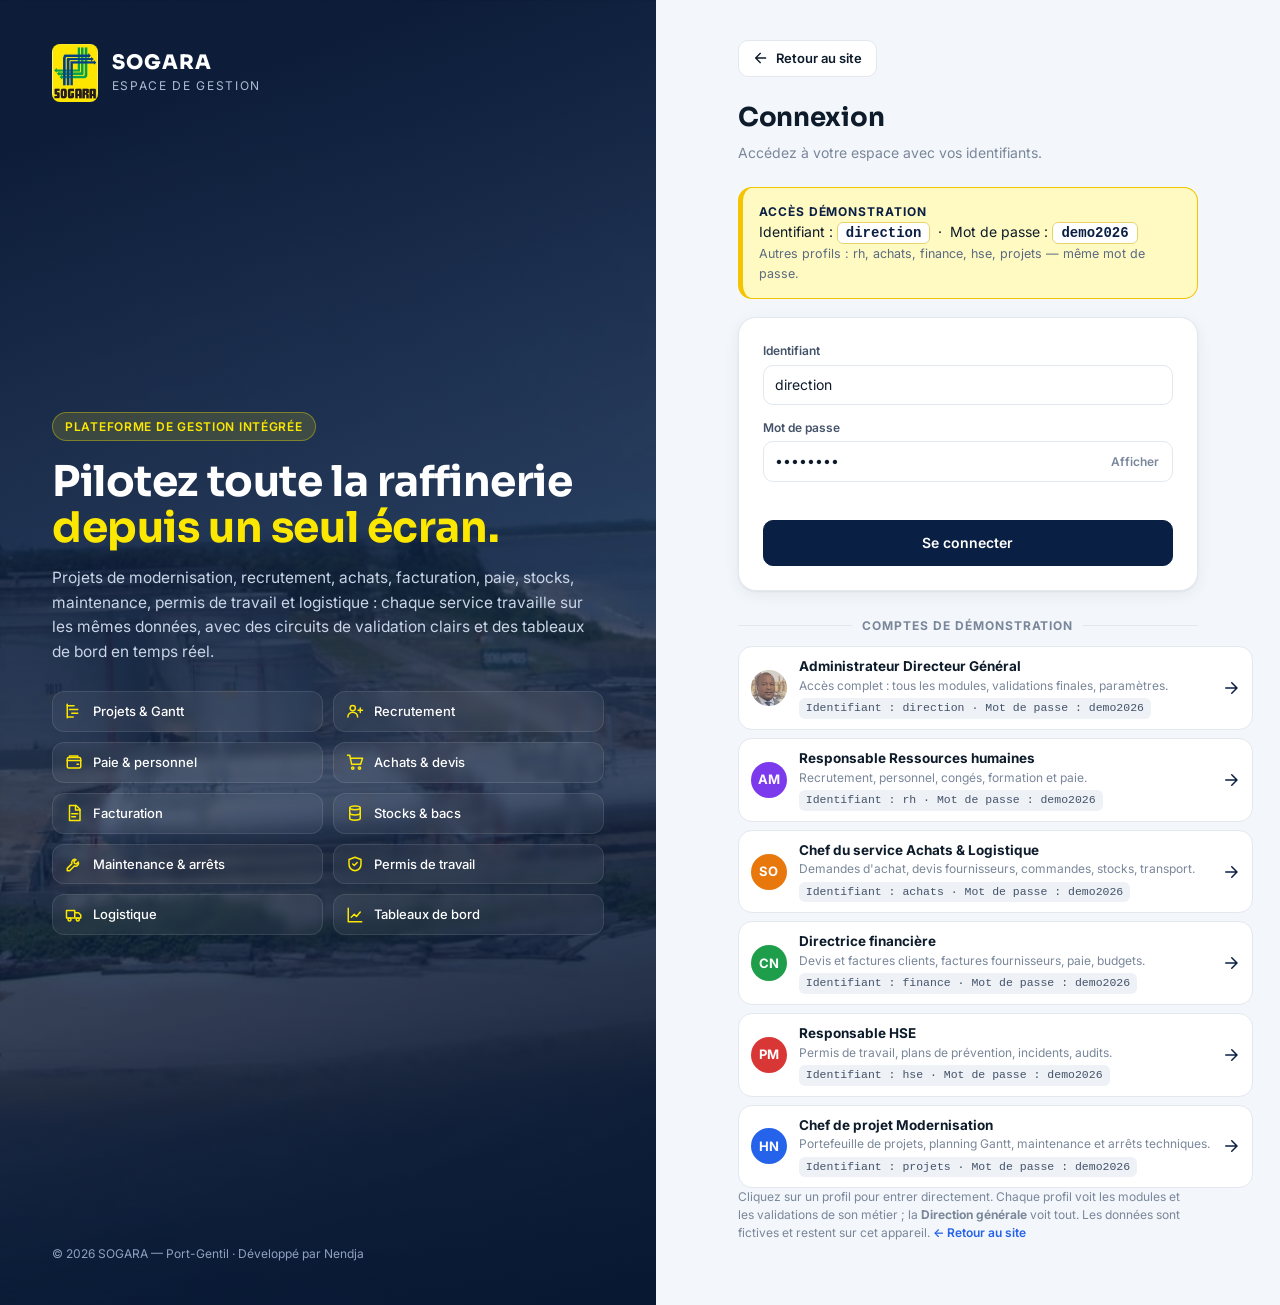
<file: espace/app.html>
<!doctype html>
<html lang="fr">
<head>
<meta charset="utf-8">
<meta name="viewport" content="width=device-width,initial-scale=1,viewport-fit=cover">
<title>SOGARA — Espace de gestion</title>
<meta name="robots" content="noindex">
<meta name="theme-color" content="#0a1f44">
<link rel="icon" href="../assets/img/logo.png">
<link rel="preconnect" href="https://fonts.googleapis.com"><link rel="preconnect" href="https://fonts.gstatic.com" crossorigin>
<link href="https://fonts.googleapis.com/css2?family=Inter:wght@400;500;600;700;800&family=Sora:wght@600;700;800&display=swap" rel="stylesheet">
<link rel="stylesheet" href="css/erp.css">
<link rel="stylesheet" href="css/rh.css">
<link rel="stylesheet" href="css/finance.css">
<link rel="stylesheet" href="css/operations.css">
<link rel="stylesheet" href="css/hse.css">
</head>
<body>
<div class="app" id="app">
  <aside class="side" aria-label="Menu principal">
    <a class="side__brand" href="#/dashboard"><img src="../assets/img/logo.png" alt="SOGARA"><div><b>SOGARA</b><span>Espace de gestion</span></div></a>
    <nav class="side__nav" id="side-nav"></nav>
    <a class="side__back" href="../index.html"><svg viewBox="0 0 24 24" fill="none" stroke="currentColor" stroke-width="2" stroke-linecap="round" stroke-linejoin="round"><path d="M19 12H5M11 19l-7-7 7-7"/></svg>Retour au site SOGARA</a>
    <div class="side__foot">Version de démonstration<br>Développé par <a href="../index.html">Nendja</a> pour la SOGARA</div>
  </aside>
  <div class="scrim" id="scrim"></div>
  <div class="main">
    <div class="demo-bar"><span><b>Démonstration</b><span class="db-long"> — données fictives de simulation. Toutes vos actions sont enregistrées sur cet appareil.</span><span class="db-short"> · données fictives</span></span><button id="reset-demo">Réinitialiser</button></div>
    <header class="top">
      <button class="top__burger" id="burger" aria-label="Ouvrir le menu"><svg width="22" height="22" viewBox="0 0 24 24" fill="none" stroke="currentColor" stroke-width="2" stroke-linecap="round"><path d="M4 6h16M4 12h16M4 18h16"/></svg></button>
      <div class="top__title"><div class="crumb" id="top-crumb"></div><h1 id="top-title">Tableau de bord</h1></div>
      <label class="top__search"><svg viewBox="0 0 24 24" fill="none" stroke="currentColor" stroke-width="2" stroke-linecap="round"><circle cx="11" cy="11" r="7"/><path d="m21 21-4.3-4.3"/></svg><input id="search" type="search" placeholder="Rechercher (nom, n° de pièce, projet…) puis Entrée"></label>
      <a class="btn top__site" href="../index.html" title="Quitter l'espace de gestion et revenir au site"><svg viewBox="0 0 24 24" fill="none" stroke="currentColor" stroke-width="2" stroke-linecap="round" stroke-linejoin="round"><path d="M19 12H5M11 19l-7-7 7-7"/></svg><span class="ts-long">Retour au site</span><span class="ts-short">Site</span></a>
      <div><button class="top__icon" id="notif-btn" aria-label="Notifications"><svg viewBox="0 0 24 24" fill="none" stroke="currentColor" stroke-width="2" stroke-linecap="round" stroke-linejoin="round"><path d="M6 8a6 6 0 0 1 12 0c0 7 3 9 3 9H3s3-2 3-9"/><path d="M10.3 21a1.9 1.9 0 0 0 3.4 0"/></svg><span class="dot hide" id="notif-dot"></span></button></div>
      <div><div class="top__user" id="user-btn"><span id="u-av"></span><div class="who"><b id="u-name"></b><span id="u-role"></span></div></div></div>
    </header>
    <main class="view" id="view"></main>
  </div>
</div>

<script src="../assets/js/sogara-data.js"></script>
<script src="js/core.js"></script>
<script src="js/modules/dashboard.js"></script>
<script src="js/modules/projets.js"></script>
<script src="js/modules/recrutement.js"></script>
<script src="js/modules/personnel.js"></script>
<script src="js/modules/paie.js"></script>
<script src="js/modules/achats.js"></script>
<script src="js/modules/ventes.js"></script>
<script src="js/modules/stocks.js"></script>
<script src="js/modules/maintenance.js"></script>
<script src="js/modules/hse.js"></script>
<script src="js/modules/logistique.js"></script>
<script src="js/modules/admin.js"></script>
<script>ERP.boot();</script>
</body>
</html>
</file>
<file: espace/css/erp.css>
/* SOGARA · Espace de gestion — système de design */
:root{
  --navy:#0a1f44; --navy-2:#0f2d5c; --navy-3:#163b75; --ink:#0d1b2a; --ink-2:#44536a; --ink-3:#7a879a;
  --line:#e3e8ef; --line-2:#eef2f7; --bg:#f3f6fa; --card:#fff;
  --yellow:#fce700; --yellow-2:#f5c400; --green:#1e9e4a; --green-bg:#e6f6ec; --blue:#2563eb; --blue-bg:#e8f0fe;
  --orange:#e8780c; --orange-bg:#fff1e3; --red:#d93636; --red-bg:#fdecec; --violet:#7c3aed; --violet-bg:#f1eafe; --grey-bg:#eef1f5;
  --r:14px; --r-sm:9px; --sh:0 1px 2px rgba(13,27,42,.05),0 4px 16px rgba(13,27,42,.06); --sh-lg:0 20px 60px rgba(10,31,68,.25);
  --side:258px; --top:64px;
  font-family:'Inter',system-ui,-apple-system,Segoe UI,Roboto,sans-serif;
}
*{box-sizing:border-box}
html,body{margin:0;height:100%}
body{background:var(--bg);color:var(--ink);font-size:14px;line-height:1.45;-webkit-font-smoothing:antialiased}
a{color:var(--blue);text-decoration:none}
button,input,select,textarea{font:inherit;color:inherit}
h1,h2,h3,h4{font-family:'Sora','Inter',sans-serif;margin:0;letter-spacing:-.01em}
.muted{color:var(--ink-3)} .small{font-size:12px} .nowrap{white-space:nowrap} .right{text-align:right} .center{text-align:center}
.mono{font-family:ui-monospace,SFMono-Regular,Consolas,monospace;font-size:12.5px}
.hide{display:none!important}

/* ---------- Shell ---------- */
.app{display:grid;grid-template-columns:var(--side) 1fr;min-height:100vh}
.side{background:linear-gradient(180deg,var(--navy) 0%,#071632 100%);color:#c9d4e6;position:sticky;top:0;height:100vh;display:flex;flex-direction:column;z-index:40}
.side__brand{display:flex;align-items:center;gap:12px;padding:18px 18px 16px;border-bottom:1px solid rgba(255,255,255,.07)}
.side__brand img{width:34px;height:44px;object-fit:contain;border-radius:6px;background:var(--yellow)}
.side__brand b{display:block;color:#fff;font-family:Sora,sans-serif;font-size:15px;letter-spacing:.04em}
.side__brand span{font-size:11px;color:#8ea0bd;letter-spacing:.08em;text-transform:uppercase}
.side__nav{flex:1;overflow-y:auto;padding:10px 10px 20px;scrollbar-width:thin;scrollbar-color:#23406f transparent}
.side__group{font-size:10.5px;letter-spacing:.12em;text-transform:uppercase;color:#6f83a6;padding:16px 12px 6px;font-weight:600}
.side__link{display:flex;align-items:center;gap:11px;padding:9px 12px;border-radius:10px;color:#c9d4e6;cursor:pointer;font-weight:500;font-size:13.5px;position:relative;transition:background .15s,color .15s}
.side__link svg{width:18px;height:18px;flex:none;opacity:.8}
.side__link:hover{background:rgba(255,255,255,.06);color:#fff}
.side__link.is-active{background:rgba(252,231,0,.12);color:#fff}
.side__link.is-active::before{content:"";position:absolute;left:-10px;top:8px;bottom:8px;width:3px;border-radius:3px;background:var(--yellow)}
.side__link.is-active svg{color:var(--yellow);opacity:1}
.side__link .count{margin-left:auto;background:var(--yellow);color:var(--navy);font-size:11px;font-weight:700;border-radius:20px;padding:1px 7px}
.side__foot{padding:14px 16px;border-top:1px solid rgba(255,255,255,.07);font-size:11.5px;color:#7b8fb0}
.side__foot a{color:#c9d4e6}

.main{min-width:0;display:flex;flex-direction:column}
.top{height:var(--top);background:rgba(255,255,255,.92);backdrop-filter:blur(10px);border-bottom:1px solid var(--line);display:flex;align-items:center;gap:14px;padding:0 24px;position:sticky;top:0;z-index:30}
.top__burger{display:none;border:0;background:none;padding:6px;cursor:pointer}
.top__title{min-width:0}
.top__title h1{font-size:18px;white-space:nowrap;overflow:hidden;text-overflow:ellipsis}
.top__title .crumb{font-size:12px;color:var(--ink-3)}
.top__search{margin-left:auto;position:relative;width:min(340px,32vw)}
.top__search input{width:100%;border:1px solid var(--line);background:var(--bg);border-radius:10px;padding:9px 12px 9px 36px;outline:none}
.top__search input:focus{border-color:var(--navy-3);background:#fff}
.top__search svg{position:absolute;left:11px;top:50%;transform:translateY(-50%);width:16px;color:var(--ink-3)}
.top__icon{position:relative;border:1px solid var(--line);background:#fff;border-radius:10px;width:38px;height:38px;display:grid;place-items:center;cursor:pointer;flex:none}
.top__icon svg{width:18px}
.top__icon .dot{position:absolute;top:6px;right:7px;width:8px;height:8px;border-radius:50%;background:var(--red);border:2px solid #fff}
.top__user{display:flex;align-items:center;gap:10px;cursor:pointer;padding:4px 6px 4px 4px;border-radius:12px;border:1px solid transparent}
.top__user:hover{border-color:var(--line)}
.top__user .who{line-height:1.2} .top__user .who b{display:block;font-size:13px} .top__user .who span{font-size:11.5px;color:var(--ink-3)}
.avatar{width:36px;height:36px;border-radius:50%;display:grid;place-items:center;font-weight:700;font-size:13px;color:#fff;background:var(--navy-3);flex:none}
.avatar.sm{width:28px;height:28px;font-size:11px}
.demo-bar{background:var(--navy);color:#dfe7f5;font-size:12px;padding:7px 24px;display:flex;gap:10px;align-items:center;flex-wrap:wrap}
.demo-bar b{color:var(--yellow)} .demo-bar button{margin-left:auto;background:transparent;border:1px solid rgba(255,255,255,.25);color:#fff;border-radius:7px;padding:3px 10px;cursor:pointer;font-size:12px}
.view{padding:24px;max-width:1500px;width:100%;margin:0 auto;flex:1}
.scrim{display:none}

/* ---------- Building blocks ---------- */
.grid{display:grid;gap:16px}
.g2{grid-template-columns:repeat(2,minmax(0,1fr))} .g3{grid-template-columns:repeat(3,minmax(0,1fr))} .g4{grid-template-columns:repeat(4,minmax(0,1fr))}
.g-2-1{grid-template-columns:minmax(0,2fr) minmax(0,1fr)} .g-1-2{grid-template-columns:minmax(0,1fr) minmax(0,2fr)}
.stack{display:flex;flex-direction:column;gap:16px}
.row{display:flex;align-items:center;gap:10px;flex-wrap:wrap}
.spacer{flex:1}
.card{background:var(--card);border:1px solid var(--line);border-radius:var(--r);box-shadow:var(--sh);min-width:0}
.card__h{display:flex;align-items:center;gap:10px;padding:14px 18px;border-bottom:1px solid var(--line-2);flex-wrap:wrap}
.card__h h3{font-size:14.5px}
.card__h .sub{font-size:12px;color:var(--ink-3)}
.card__b{padding:16px 18px}
.card__b.flush{padding:0}
.section-title{display:flex;align-items:end;gap:12px;margin:6px 0 2px;flex-wrap:wrap}
.section-title h2{font-size:20px}
.section-title p{margin:0;color:var(--ink-3)}

.kpi{padding:16px 18px;display:flex;flex-direction:column;gap:6px;position:relative;overflow:hidden}
.kpi__label{font-size:12px;color:var(--ink-3);font-weight:500;display:flex;align-items:center;gap:6px}
.kpi__value{font-family:Sora,sans-serif;font-size:24px;font-weight:700;letter-spacing:-.02em}
.kpi__value small{font-size:13px;font-weight:600;color:var(--ink-3);margin-left:3px}
.kpi__foot{font-size:12px;color:var(--ink-3);display:flex;align-items:center;gap:6px}
.kpi__icon{position:absolute;right:14px;top:14px;width:38px;height:38px;border-radius:11px;display:grid;place-items:center}
.kpi__icon svg{width:19px}
.up{color:var(--green);font-weight:600} .down{color:var(--red);font-weight:600}
.tone-blue{background:var(--blue-bg);color:var(--blue)} .tone-green{background:var(--green-bg);color:var(--green)} .tone-orange{background:var(--orange-bg);color:var(--orange)}
.tone-red{background:var(--red-bg);color:var(--red)} .tone-violet{background:var(--violet-bg);color:var(--violet)} .tone-grey{background:var(--grey-bg);color:var(--ink-2)} .tone-yellow{background:#fff9c2;color:#8a6a00} .tone-navy{background:var(--navy);color:#fff}

.badge{display:inline-flex;align-items:center;gap:5px;font-size:11.5px;font-weight:600;padding:3px 9px;border-radius:20px;white-space:nowrap;line-height:1.35}
.badge::before{content:"";width:6px;height:6px;border-radius:50%;background:currentColor;opacity:.8}
.badge.plain::before{display:none}

.btn{display:inline-flex;align-items:center;justify-content:center;gap:7px;border:1px solid var(--line);background:#fff;border-radius:10px;padding:8px 14px;font-weight:600;font-size:13px;cursor:pointer;white-space:nowrap;transition:transform .08s,background .15s,border-color .15s;color:var(--ink)}
.btn:hover{border-color:#c9d2de;background:#fafbfd} .btn:active{transform:translateY(1px)}
.btn svg{width:16px;height:16px}
.btn.primary{background:var(--navy);border-color:var(--navy);color:#fff} .btn.primary:hover{background:var(--navy-2)}
.btn.accent{background:var(--yellow);border-color:var(--yellow-2);color:var(--navy)} .btn.accent:hover{background:#ffef3a}
.btn.success{background:var(--green);border-color:var(--green);color:#fff}
.btn.danger{background:#fff;border-color:#f3c2c2;color:var(--red)} .btn.danger:hover{background:var(--red-bg)}
.btn.ghost{border-color:transparent;background:transparent} .btn.ghost:hover{background:var(--grey-bg)}
.btn.sm{padding:5px 10px;font-size:12px;border-radius:8px}
.btn.icon{padding:7px}

.tabs{display:flex;gap:4px;border-bottom:1px solid var(--line);overflow-x:auto;scrollbar-width:none;margin-bottom:16px}
.tabs::-webkit-scrollbar{display:none}
.tab{padding:10px 14px;border:0;background:none;cursor:pointer;font-weight:600;color:var(--ink-3);border-bottom:2px solid transparent;white-space:nowrap;margin-bottom:-1px}
.tab:hover{color:var(--ink)} .tab.is-active{color:var(--navy);border-bottom-color:var(--yellow-2)}
.tab .n{background:var(--grey-bg);border-radius:10px;padding:0 7px;font-size:11px;margin-left:5px}

.chips{display:flex;gap:6px;flex-wrap:wrap}
.chip{border:1px solid var(--line);background:#fff;border-radius:20px;padding:5px 12px;font-size:12.5px;cursor:pointer;font-weight:500}
.chip.is-active{background:var(--navy);color:#fff;border-color:var(--navy)}

.field{display:flex;flex-direction:column;gap:5px;min-width:0}
.field label{font-size:12px;font-weight:600;color:var(--ink-2)}
.input,.select,.textarea{border:1px solid var(--line);border-radius:10px;padding:9px 11px;background:#fff;outline:none;width:100%;min-width:0}
.input:focus,.select:focus,.textarea:focus{border-color:var(--navy-3);box-shadow:0 0 0 3px rgba(22,59,117,.1)}
.textarea{min-height:84px;resize:vertical}
.form-grid{display:grid;grid-template-columns:repeat(2,minmax(0,1fr));gap:14px}
.form-grid .full{grid-column:1/-1}
.filters{display:flex;gap:8px;flex-wrap:wrap;align-items:center;margin-bottom:14px}
.filters .input,.filters .select{width:auto;min-width:160px}

/* Tables */
.tbl-wrap{overflow-x:auto}
table.tbl{width:100%;border-collapse:collapse;font-size:13px}
.tbl th{text-align:left;font-size:11.5px;text-transform:uppercase;letter-spacing:.05em;color:var(--ink-3);font-weight:600;padding:10px 14px;background:#f8fafc;border-bottom:1px solid var(--line);white-space:nowrap}
.tbl td{padding:11px 14px;border-bottom:1px solid var(--line-2);vertical-align:middle}
.tbl tbody tr{transition:background .12s}
.tbl tbody tr.clickable{cursor:pointer}
.tbl tbody tr:hover{background:#f8fafd}
.tbl tbody tr:last-child td{border-bottom:0}
.tbl td.num,.tbl th.num{text-align:right;font-variant-numeric:tabular-nums;white-space:nowrap}
.tbl .strong{font-weight:600}
.tbl-empty{padding:30px;text-align:center;color:var(--ink-3)}
.tbl tfoot td{font-weight:700;background:#f8fafc;border-top:1px solid var(--line)}

/* Progress */
.progress{height:8px;background:var(--line-2);border-radius:10px;overflow:hidden;min-width:60px}
.progress>i{display:block;height:100%;border-radius:10px;background:linear-gradient(90deg,var(--navy-3),var(--blue));transition:width .8s cubic-bezier(.2,.8,.2,1)}
.progress.green>i{background:linear-gradient(90deg,#16a34a,#34d399)} .progress.orange>i{background:linear-gradient(90deg,#ea580c,#f59e0b)} .progress.red>i{background:linear-gradient(90deg,#dc2626,#f87171)} .progress.yellow>i{background:linear-gradient(90deg,#f5c400,#fce700)}
.pbar{display:flex;align-items:center;gap:8px}
.pbar .progress{flex:1} .pbar span{font-size:12px;font-weight:600;width:36px;text-align:right}

/* Lists / timeline */
.list{display:flex;flex-direction:column}
.list__item{display:flex;gap:12px;padding:12px 18px;border-bottom:1px solid var(--line-2);align-items:flex-start}
.list__item:last-child{border-bottom:0}
.list__icon{width:34px;height:34px;border-radius:10px;display:grid;place-items:center;flex:none}
.list__icon svg{width:17px}
.list__body{flex:1;min-width:0}
.list__body b{font-weight:600}
.timeline{position:relative;padding-left:22px}
.timeline::before{content:"";position:absolute;left:7px;top:4px;bottom:4px;width:2px;background:var(--line)}
.tl-item{position:relative;padding:0 0 16px}
.tl-item::before{content:"";position:absolute;left:-20px;top:3px;width:12px;height:12px;border-radius:50%;background:#fff;border:2px solid var(--ink-3)}
.tl-item.done::before{background:var(--green);border-color:var(--green)}
.tl-item.current::before{background:var(--yellow);border-color:var(--yellow-2);box-shadow:0 0 0 4px rgba(252,231,0,.3)}
.tl-item.rejected::before{background:var(--red);border-color:var(--red)}
.tl-item b{display:block;font-size:13px} .tl-item span{font-size:12px;color:var(--ink-3)}

/* Kanban */
.kanban{display:grid;grid-auto-flow:column;grid-auto-columns:minmax(250px,1fr);gap:12px;overflow-x:auto;padding-bottom:8px;scroll-snap-type:x proximity}
.kcol{background:#eef2f7;border-radius:12px;padding:10px;display:flex;flex-direction:column;gap:8px;min-height:160px;scroll-snap-align:start}
.kcol__h{display:flex;align-items:center;gap:8px;padding:2px 4px 6px;font-weight:700;font-size:12.5px}
.kcol__h .n{margin-left:auto;background:#fff;border-radius:10px;padding:1px 8px;font-size:11.5px;color:var(--ink-2)}
.kcol.drop{outline:2px dashed var(--navy-3);outline-offset:-4px}
.kcard{background:#fff;border-radius:10px;padding:11px 12px;box-shadow:0 1px 2px rgba(0,0,0,.06);border:1px solid var(--line);cursor:pointer;display:flex;flex-direction:column;gap:6px}
.kcard:hover{border-color:#c7d2e1;box-shadow:var(--sh)}
.kcard b{font-size:13px}
.kcard .meta{display:flex;gap:6px;flex-wrap:wrap;align-items:center;font-size:11.5px;color:var(--ink-3)}
.kcard[draggable=true]{cursor:grab}

/* Gantt */
.gantt{overflow-x:auto;border-top:1px solid var(--line-2)}
.gantt__inner{position:relative;min-width:780px}
.gantt__head,.gantt__row{display:grid;grid-template-columns:260px 1fr}
.gantt__head{position:sticky;top:0;background:#f8fafc;border-bottom:1px solid var(--line);z-index:2}
.gantt__label{padding:9px 14px;border-right:1px solid var(--line);font-size:12.5px;display:flex;flex-direction:column;justify-content:center;min-width:0;background:#fff;position:sticky;left:0;z-index:1}
.gantt__head .gantt__label{background:#f8fafc;font-weight:600;font-size:11.5px;text-transform:uppercase;letter-spacing:.05em;color:var(--ink-3)}
.gantt__label b{font-weight:600;white-space:nowrap;overflow:hidden;text-overflow:ellipsis}
.gantt__label span{font-size:11px;color:var(--ink-3)}
.gantt__label.group{background:#f4f7fb;font-weight:700}
.gantt__scale{position:relative;height:36px}
.gantt__tick{position:absolute;top:0;bottom:0;border-left:1px solid var(--line);font-size:11px;color:var(--ink-3);padding:10px 0 0 6px;white-space:nowrap}
.gantt__track{position:relative;border-bottom:1px solid var(--line-2);min-height:44px}
.gantt__grid{position:absolute;top:0;bottom:0;border-left:1px dashed #edf1f6}
.gantt__bar{position:absolute;top:11px;height:22px;border-radius:6px;background:#c9d6ea;overflow:hidden;cursor:pointer;box-shadow:inset 0 0 0 1px rgba(0,0,0,.04)}
.gantt__bar>i{position:absolute;left:0;top:0;bottom:0;background:var(--navy-3)}
.gantt__bar>em{position:relative;font-style:normal;font-size:11px;font-weight:600;color:#fff;padding:0 7px;line-height:22px;white-space:nowrap;text-shadow:0 1px 1px rgba(0,0,0,.25)}
.gantt__bar.done>i{background:var(--green)} .gantt__bar.late>i{background:var(--red)} .gantt__bar.warn>i{background:var(--orange)}
.gantt__bar.group{height:10px;top:17px;background:var(--navy);border-radius:2px}
.gantt__bar.group>i{display:none}
.gantt__ms{position:absolute;top:14px;width:14px;height:14px;transform:translateX(-7px) rotate(45deg);background:var(--yellow);border:2px solid var(--navy);z-index:1}
.gantt__ms.done{background:var(--green);border-color:#0f6b31}
.gantt__today{position:absolute;top:0;bottom:0;width:2px;background:var(--red);z-index:3;pointer-events:none}
.gantt__today::after{content:"Aujourd'hui";position:absolute;bottom:4px;left:4px;background:var(--red);color:#fff;font-size:10px;font-weight:700;padding:1px 5px;border-radius:4px;white-space:nowrap}
.legend{display:flex;gap:14px;flex-wrap:wrap;font-size:12px;color:var(--ink-2)}
.legend i{display:inline-block;width:10px;height:10px;border-radius:3px;margin-right:5px;vertical-align:-1px}

/* Charts (SVG) */
.chart{width:100%;display:block}
.chart text{font-family:Inter,sans-serif;font-size:11px;fill:var(--ink-3)}
.donut-wrap{display:flex;align-items:center;gap:18px;flex-wrap:wrap}
.donut-legend{display:flex;flex-direction:column;gap:7px;font-size:12.5px;flex:1;min-width:140px}
.donut-legend div{display:flex;align-items:center;gap:8px}
.donut-legend i{width:10px;height:10px;border-radius:3px;flex:none}
.donut-legend b{margin-left:auto;font-variant-numeric:tabular-nums}

/* Tanks */
.tanks{display:grid;grid-template-columns:repeat(auto-fill,minmax(150px,1fr));gap:14px}
.tank{border:1px solid var(--line);border-radius:12px;padding:12px;background:#fff;display:flex;flex-direction:column;gap:8px;align-items:center;text-align:center}
.tank__vessel{width:78px;height:96px;border:3px solid #9fb0c6;border-radius:10px 10px 6px 6px;position:relative;overflow:hidden;background:#f5f8fb}
.tank__fill{position:absolute;left:0;right:0;bottom:0;transition:height 1s cubic-bezier(.2,.8,.2,1)}
.tank__fill::before{content:"";position:absolute;left:0;right:0;top:-4px;height:8px;background:inherit;filter:brightness(1.15);border-radius:50%}
.tank__pct{position:absolute;inset:0;display:grid;place-items:center;font-weight:800;font-size:15px;color:var(--navy);text-shadow:0 1px 0 rgba(255,255,255,.7)}
.tank b{font-size:13px} .tank span{font-size:11.5px;color:var(--ink-3)}

/* Modal / drawer / toast */
.modal-back{position:fixed;inset:0;background:rgba(7,20,45,.55);backdrop-filter:blur(3px);z-index:100;display:flex;align-items:center;justify-content:center;padding:20px;animation:fade .15s}
.modal{background:#fff;border-radius:16px;box-shadow:var(--sh-lg);width:min(720px,100%);max-height:calc(100vh - 40px);display:flex;flex-direction:column;animation:pop .18s cubic-bezier(.2,.8,.2,1)}
.modal.lg{width:min(980px,100%)} .modal.sm{width:min(460px,100%)}
.modal__h{display:flex;align-items:flex-start;gap:12px;padding:18px 22px;border-bottom:1px solid var(--line-2)}
.modal__h h3{font-size:17px} .modal__h .sub{font-size:12.5px;color:var(--ink-3);margin-top:3px}
.modal__x{margin-left:auto;border:0;background:var(--grey-bg);border-radius:8px;width:32px;height:32px;cursor:pointer;flex:none;font-size:18px;line-height:1}
.modal__b{padding:18px 22px;overflow-y:auto}
.modal__f{padding:14px 22px;border-top:1px solid var(--line-2);display:flex;gap:8px;justify-content:flex-end;flex-wrap:wrap}
.toasts{position:fixed;right:20px;bottom:20px;z-index:200;display:flex;flex-direction:column;gap:8px}
.toast{background:var(--navy);color:#fff;border-radius:12px;padding:12px 16px;box-shadow:var(--sh-lg);font-size:13px;display:flex;gap:10px;align-items:center;animation:slide .25s cubic-bezier(.2,.8,.2,1);max-width:360px}
.toast i{width:8px;height:8px;border-radius:50%;background:var(--yellow);flex:none}
.toast.ok i{background:#34d399} .toast.err i{background:#f87171}
.popover{position:absolute;right:0;top:calc(100% + 8px);background:#fff;border:1px solid var(--line);border-radius:14px;box-shadow:var(--sh-lg);width:340px;max-width:calc(100vw - 24px);z-index:60;overflow:hidden;animation:pop .15s}
.popover__h{padding:12px 16px;border-bottom:1px solid var(--line-2);font-weight:700;display:flex;align-items:center}
.popover__b{max-height:380px;overflow-y:auto}
.kv{display:grid;grid-template-columns:minmax(120px,38%) 1fr;gap:8px 14px;font-size:13px}
.kv dt{color:var(--ink-3)} .kv dd{margin:0;font-weight:500;min-width:0;overflow-wrap:anywhere}
.steps{display:flex;gap:0;overflow-x:auto;padding:4px 0 8px}
.step{flex:1;min-width:110px;text-align:center;position:relative;font-size:11.5px;color:var(--ink-3);padding-top:30px}
.step::before{content:"";position:absolute;top:10px;left:50%;right:-50%;height:2px;background:var(--line)}
.step:last-child::before{display:none}
.step i{position:absolute;top:0;left:50%;transform:translateX(-50%);width:22px;height:22px;border-radius:50%;background:#fff;border:2px solid var(--line);display:grid;place-items:center;font-style:normal;font-size:11px;font-weight:700;z-index:1}
.step.done{color:var(--ink)} .step.done i{background:var(--green);border-color:var(--green);color:#fff} .step.done::before{background:var(--green)}
.step.current{color:var(--navy);font-weight:700} .step.current i{background:var(--yellow);border-color:var(--yellow-2);color:var(--navy)}
.step.rejected i{background:var(--red);border-color:var(--red);color:#fff}
.alert{border-radius:12px;padding:12px 14px;display:flex;gap:10px;align-items:flex-start;font-size:13px}
.alert svg{width:18px;flex:none;margin-top:1px}
.empty{padding:40px 20px;text-align:center;color:var(--ink-3)}
.empty svg{width:36px;height:36px;color:var(--green);margin-bottom:6px}
.doc{border:1px solid var(--line);border-radius:12px;padding:26px;background:#fff;font-size:13px}
.doc__head{display:flex;justify-content:space-between;gap:16px;border-bottom:3px solid var(--yellow);padding-bottom:14px;margin-bottom:16px;flex-wrap:wrap}
.doc__head img{height:52px}
.doc h4{font-size:20px;color:var(--navy)}

@keyframes fade{from{opacity:0}} @keyframes pop{from{opacity:0;transform:translateY(8px) scale(.98)}} @keyframes slide{from{opacity:0;transform:translateX(20px)}}
.fade-in{animation:pop .25s cubic-bezier(.2,.8,.2,1)}

.db-short{display:none}
.dash-stats{display:flex;gap:26px;flex-wrap:wrap}
.ts-short{display:none}
.top__site{flex:none;height:38px;border-color:var(--navy);color:var(--navy)} .top__site:hover{background:var(--navy);color:#fff}
.side__back{display:flex;align-items:center;gap:10px;margin:0 12px 10px;padding:10px 12px;border-radius:10px;background:var(--yellow);color:var(--navy);font-weight:700;font-size:13px}
.side__back svg{width:17px;height:17px}
.side__back:hover{background:#fff}
/* ---------- Responsive ---------- */
@media (max-width:1180px){ .g4{grid-template-columns:repeat(2,minmax(0,1fr))} .g-2-1,.g-1-2{grid-template-columns:1fr} }
@media (max-width:960px){
  .app{grid-template-columns:1fr}
  .side{position:fixed;left:0;top:0;bottom:0;width:280px;transform:translateX(-100%);transition:transform .25s cubic-bezier(.2,.8,.2,1);box-shadow:var(--sh-lg)}
  .app.nav-open .side{transform:none}
  .app.nav-open .scrim{display:block;position:fixed;inset:0;background:rgba(7,20,45,.45);z-index:35}
  .top__burger{display:block}
  .top__search{display:none}
  .top__site{margin-left:auto}
  .g3{grid-template-columns:1fr}
}
@media (max-width:640px){
  body{font-size:13.5px}
  .top{padding:0 12px;gap:8px} .top__site{padding:0 10px;gap:4px} .top__site .ts-long{display:none} .top__site .ts-short{display:inline} .top__user .who{display:none} .top__title h1{font-size:16px}
  .demo-bar{padding:6px 12px;font-size:11.5px;flex-wrap:nowrap} .demo-bar button{padding:2px 8px} .db-long{display:none} .db-short{display:inline}
  .dash-stats{gap:10px;width:100%;justify-content:space-between;flex-wrap:nowrap} .dash-stats>div>div:first-child{font-size:18px!important} .dash-stats small{font-size:11px!important}
  .view{padding:14px 12px}
  .g2,.g4{grid-template-columns:1fr 1fr} .g2.keep-1,.g2.stack-m{grid-template-columns:1fr}
  .form-grid{grid-template-columns:1fr}
  .kpi{padding:13px} .kpi__value{font-size:19px} .kpi__icon{width:30px;height:30px;right:10px;top:10px} .kpi__icon svg{width:15px}
  .card__h{padding:12px 14px} .card__b{padding:14px}
  .filters .input,.filters .select{min-width:0;flex:1 1 140px}
  .modal-back{padding:0;align-items:flex-end}
  .modal,.modal.lg,.modal.sm{width:100%;border-radius:18px 18px 0 0;max-height:92vh}
  .kv{grid-template-columns:1fr;gap:2px} .kv dd{margin-bottom:8px}
  .toasts{left:12px;right:12px;bottom:12px}
  /* Tables become cards */
  table.tbl.responsive thead{display:none}
  table.tbl.responsive,table.tbl.responsive tbody,table.tbl.responsive tr,table.tbl.responsive td{display:block;width:100%}
  table.tbl.responsive tr{border-bottom:1px solid var(--line);padding:10px 14px}
  table.tbl.responsive td{border:0;padding:3px 0;display:flex;justify-content:space-between;gap:12px;text-align:right}
  table.tbl.responsive td::before{content:attr(data-label);color:var(--ink-3);font-size:11.5px;text-align:left;font-weight:500;flex:none;max-width:45%}
  table.tbl.responsive td.num{text-align:right}
  table.tbl.responsive td:first-child{font-weight:600}
  table.tbl.responsive tfoot{display:none}
  .gantt__head,.gantt__row{grid-template-columns:150px 1fr}
  .gantt__inner{min-width:640px}
}
@media (prefers-reduced-motion:reduce){*{animation:none!important;transition:none!important}}
@media print{.side,.top,.demo-bar,.modal__f,.no-print{display:none!important} .app{display:block} .modal-back{position:static;background:none;padding:0} .modal{box-shadow:none;max-height:none}}
</file>
<file: assets/css/style.css>
/* =========================================================
   SOGARA — Société Gabonaise de Raffinage
   Feuille de style du site public
   Palette issue du logo : jaune SOGARA, bleu nuit, vert
   ========================================================= */
:root {
  --navy-900: #051330;
  --navy: #0a1f44;
  --navy-2: #0f2d5c;
  --navy-3: #1a3f7a;
  --yellow: #fce700;
  --yellow-2: #fff27a;
  --green: #1e9e4a;
  --green-2: #3cc46b;
  --paper: #f3f6fb;
  --paper-2: #e8eef7;
  --ink: #0b1630;
  --muted: #56647f;
  --line: rgba(10, 31, 68, .12);
  --white: #fff;

  /* alias historiques du modèle (ne pas supprimer) */
  --choco: var(--navy-900);
  --brown: var(--navy);
  --brown-2: var(--navy-2);
  --gold: var(--yellow);
  --gold-2: var(--yellow-2);
  --cream: var(--paper);
  --sand: var(--paper-2);

  --ff-display: "Sora", "Segoe UI", system-ui, sans-serif;
  --ff-body: "Manrope", system-ui, -apple-system, "Segoe UI", sans-serif;

  --radius: 14px;
  --radius-lg: 22px;
  --shadow: 0 18px 40px -18px rgba(5, 19, 48, .35);
  --shadow-lg: 0 30px 70px -25px rgba(5, 19, 48, .5);
  --ease: cubic-bezier(.2, .7, .2, 1);
  --header-h: 80px;
}

*, *::before, *::after { box-sizing: border-box; }
html { scroll-behavior: smooth; scroll-padding-top: 72px; }
body {
  margin: 0; font-family: var(--ff-body); font-size: 1.0625rem; line-height: 1.7;
  color: var(--ink); background: var(--white); -webkit-font-smoothing: antialiased; overflow-x: hidden;
}
img { max-width: 100%; display: block; }
a { color: inherit; text-decoration: none; }
h1, h2, h3, h4 { margin: 0; line-height: 1.15; font-family: var(--ff-display); }
p { margin: 0 0 1em; }
figure { margin: 0; }
ul, ol { margin: 0; padding: 0; list-style: none; }
button { font-family: inherit; }
:focus-visible { outline: 3px solid var(--yellow); outline-offset: 3px; }

.container { width: min(1220px, 100% - 3rem); margin-inline: auto; }
.sr-only { position: absolute; width: 1px; height: 1px; overflow: hidden; clip: rect(0 0 0 0); white-space: nowrap; }

/* ---------- Typo utilitaires ---------- */
.eyebrow {
  display: inline-flex; align-items: center; gap: .75rem;
  font-size: .76rem; font-weight: 800; letter-spacing: .22em; text-transform: uppercase;
  color: var(--navy-3); margin-bottom: 1rem;
}
.eyebrow::before { content: ""; width: 30px; height: 4px; border-radius: 2px; background: linear-gradient(90deg, var(--yellow) 0 60%, var(--green) 60%); }
.eyebrow--light { color: var(--yellow); }

.title {
  font-weight: 700; font-size: clamp(1.9rem, 1.2rem + 2.4vw, 3.1rem);
  letter-spacing: -.025em; color: var(--navy); margin-bottom: 1.3rem; max-width: 24ch;
}
.title em { font-style: normal; color: var(--green); }
.title--light { color: var(--white); }
.title--light em { color: var(--yellow); }
.subtitle { font-weight: 700; font-size: 1.45rem; color: var(--navy); margin-bottom: .9rem; letter-spacing: -.01em; }

.section { padding: clamp(4.5rem, 3rem + 6vw, 8rem) 0; position: relative; }
.section--paper { background: var(--paper); }
.section--dark { background: var(--navy-900); color: rgba(255, 255, 255, .78); }
.section__head { margin-bottom: 3.2rem; max-width: 800px; }
.section__head--center { text-align: center; margin-inline: auto; }
.section__head--center .title { margin-inline: auto; }
.section__head--split { max-width: none; display: flex; justify-content: space-between; align-items: flex-end; gap: 2rem; flex-wrap: wrap; }
.section__head--split > div { max-width: 760px; }
.section__lead { color: var(--muted); font-size: 1.1rem; }
.section--dark .section__lead { color: rgba(255,255,255,.72); }

/* ---------- Boutons ---------- */
.btn {
  display: inline-flex; align-items: center; justify-content: center; gap: .6rem;
  padding: .95rem 1.6rem; border-radius: 10px; border: 2px solid transparent;
  font-weight: 800; font-size: .96rem; letter-spacing: .01em; cursor: pointer; line-height: 1.2;
  transition: transform .3s var(--ease), background .3s, color .3s, box-shadow .3s, border-color .3s;
}
.btn svg { width: 18px; height: 18px; fill: none; stroke: currentColor; stroke-width: 2.2; stroke-linecap: round; stroke-linejoin: round; transition: transform .3s var(--ease); }
.btn:hover svg { transform: translateX(3px); }
.btn--gold, .btn--yellow { background: var(--yellow); color: var(--navy-900); box-shadow: 0 12px 28px -12px rgba(252, 231, 0, .7); }
.btn--gold:hover, .btn--yellow:hover { background: var(--yellow-2); transform: translateY(-2px); }
.btn--navy { background: var(--navy); color: var(--white); }
.btn--navy:hover { background: var(--navy-2); transform: translateY(-2px); }
.btn--ghost { border-color: rgba(255, 255, 255, .5); color: var(--white); }
.btn--ghost:hover { background: var(--white); color: var(--navy-900); }
.btn--outline { border-color: var(--navy); color: var(--navy); }
.btn--outline:hover { background: var(--navy); color: var(--white); }
.btn--sm { padding: .62rem 1.05rem; font-size: .86rem; }
.btn--block { width: 100%; }

/* ---------- Header ---------- */
.header { position: fixed; inset: 0 0 auto; z-index: 50; height: var(--header-h); transition: background .4s, box-shadow .4s, height .4s; }
.header.is-scrolled, .header--solid {
  background: rgba(5, 19, 48, .94); backdrop-filter: blur(12px); -webkit-backdrop-filter: blur(12px);
  box-shadow: 0 10px 30px -15px rgba(0, 0, 0, .6);
}
.header.is-scrolled { --header-h: 68px; }
.header__inner { height: 100%; display: flex; align-items: center; justify-content: space-between; gap: 1.5rem; }
.brand { display: flex; align-items: center; gap: .8rem; color: var(--white); flex: none; }
.brand__logo { height: 52px; width: auto; border-radius: 7px; box-shadow: 0 0 0 3px rgba(255,255,255,.95), 0 8px 20px -6px rgba(0,0,0,.6); transition: height .4s; }
.is-scrolled .brand__logo { height: 44px; }
.brand__text { font-family: var(--ff-display); font-weight: 800; font-size: 1.28rem; line-height: 1; letter-spacing: .06em; }
.brand__text small { display: block; font-family: var(--ff-body); font-size: .6rem; letter-spacing: .14em; color: var(--yellow); margin-top: .38rem; font-weight: 700; text-transform: uppercase; }

.nav { display: flex; align-items: center; gap: 1.45rem; }
.nav a:not(.btn) { color: rgba(255, 255, 255, .86); font-weight: 700; font-size: .9rem; position: relative; padding: .3rem 0; white-space: nowrap; }
.nav a:not(.btn)::after {
  content: ""; position: absolute; left: 0; bottom: -3px; width: 100%; height: 3px; border-radius: 2px; background: var(--yellow);
  transform: scaleX(0); transform-origin: left; transition: transform .35s var(--ease);
}
.nav a:not(.btn):hover::after, .nav a.is-active::after { transform: scaleX(1); }
.nav a.is-active, .nav a:not(.btn):hover { color: var(--white); }
.nav__cta svg { width: 16px; height: 16px; }

.header__cta { display: none; }
.header__cta svg, .hero__espace svg { width: 16px; height: 16px; flex: none; }
.btn--light { background: #fff; color: var(--navy-900); }
.btn--light:hover { background: var(--yellow); transform: translateY(-2px); }
.burger { display: none; background: none; border: 0; padding: .5rem; cursor: pointer; }
.burger span { display: block; width: 26px; height: 2px; background: var(--white); margin: 6px 0; transition: transform .35s var(--ease), opacity .3s; }
.burger[aria-expanded="true"] span:nth-child(1) { transform: translateY(8px) rotate(45deg); }
.burger[aria-expanded="true"] span:nth-child(2) { opacity: 0; }
.burger[aria-expanded="true"] span:nth-child(3) { transform: translateY(-8px) rotate(-45deg); }

/* ---------- Hero ---------- */
.hero { position: relative; min-height: 100vh; min-height: 100svh; display: flex; flex-direction: column; justify-content: center; color: var(--white); overflow: hidden; background: var(--navy-900); }
.hero__bg { position: absolute; inset: 0; background-size: cover; background-position: 62% 55%; transform: scale(1.08); animation: heroZoom 20s ease-out forwards; }
@keyframes heroZoom { to { transform: scale(1); } }
.hero__overlay {
  position: absolute; inset: 0;
  background:
    linear-gradient(90deg, rgba(5,19,48,.96) 0%, rgba(5,19,48,.82) 34%, rgba(10,31,68,.35) 68%, rgba(10,31,68,.12) 100%),
    linear-gradient(0deg, rgba(5,19,48,.9) 0%, transparent 38%);
}
.hero__lines { position: absolute; right: -60px; top: 16%; width: 420px; opacity: .14; pointer-events: none; }
.hero__content { position: relative; padding-top: calc(var(--header-h) + 3rem); padding-bottom: 9rem; }
.hero__title { font-weight: 800; font-size: clamp(2.5rem, 1.3rem + 5vw, 5.4rem); letter-spacing: -.035em; line-height: 1.02; margin-bottom: 1.5rem; max-width: 14ch; }
.hero__title em { font-style: normal; color: var(--yellow); display: block; }
.hero__lead { max-width: 580px; font-size: clamp(1.05rem, 1rem + .35vw, 1.3rem); color: rgba(255,255,255,.88); margin-bottom: 2.4rem; }
.hero__lead strong { color: var(--white); }
.hero__actions { display: flex; flex-wrap: wrap; gap: 1rem; }
.hero__badge { display: inline-flex; align-items: center; gap: .6rem; margin-bottom: 1.4rem; padding: .45rem .9rem .45rem .5rem; border-radius: 999px; background: rgba(255,255,255,.08); border: 1px solid rgba(255,255,255,.18); font-size: .8rem; font-weight: 700; letter-spacing: .08em; text-transform: uppercase; backdrop-filter: blur(6px); }
.hero__badge i { width: 10px; height: 10px; border-radius: 50%; background: var(--green-2); box-shadow: 0 0 0 4px rgba(60,196,107,.25); }
.hero__scroll { position: absolute; left: 50%; bottom: 7.2rem; transform: translateX(-50%); width: 26px; height: 42px; border: 2px solid rgba(255,255,255,.45); border-radius: 14px; }
.hero__scroll::after { content: ""; position: absolute; left: 50%; top: 8px; width: 4px; height: 8px; margin-left: -2px; border-radius: 2px; background: var(--yellow); animation: scrollDot 1.8s infinite; }
@keyframes scrollDot { 60% { transform: translateY(12px); opacity: 0; } 100% { opacity: 0; } }

/* ---------- Chiffres clés ---------- */
.kpis { position: relative; z-index: 3; margin-top: -5.5rem; }
.kpis__grid { display: grid; grid-template-columns: repeat(5, 1fr); background: var(--white); border-radius: var(--radius-lg); box-shadow: var(--shadow-lg); overflow: hidden; border-top: 5px solid var(--yellow); }
.kpi { padding: 1.9rem 1.4rem 1.7rem; position: relative; }
.kpi + .kpi::before { content: ""; position: absolute; left: 0; top: 22%; bottom: 22%; width: 1px; background: var(--line); }
.kpi__value { font-family: var(--ff-display); font-weight: 800; font-size: clamp(1.7rem, 1.2rem + 1.3vw, 2.45rem); color: var(--navy); letter-spacing: -.03em; line-height: 1; white-space: nowrap; }
.kpi__value small { font-size: .5em; font-weight: 700; color: var(--green); margin-left: .2em; letter-spacing: 0; }
.kpi__label { margin: .7rem 0 0; font-size: .88rem; color: var(--muted); line-height: 1.45; }
.kpis__src { margin: .9rem 0 0; font-size: .76rem; color: var(--muted); text-align: right; }

/* ---------- Entreprise ---------- */
.about { display: grid; grid-template-columns: 1.1fr 1fr; gap: clamp(2.5rem, 5vw, 5.5rem); align-items: start; }
.about__text > p { color: var(--muted); }
.about__text strong { color: var(--navy); }
.about__media { position: relative; }
.about__media img { width: 100%; border-radius: var(--radius-lg); box-shadow: var(--shadow-lg); aspect-ratio: 4/3.3; object-fit: cover; }
.about__media::before { content: ""; position: absolute; inset: -16px 16px 40px -16px; border: 3px solid var(--yellow); border-radius: var(--radius-lg); z-index: -1; }
.about__tag { position: absolute; right: -1rem; bottom: -1.4rem; background: var(--navy); color: var(--white); padding: 1.1rem 1.4rem; border-radius: var(--radius); box-shadow: var(--shadow); max-width: 260px; }
.about__tag strong { display: block; font-family: var(--ff-display); font-size: 2rem; color: var(--yellow); line-height: 1; }
.about__tag span { font-size: .85rem; color: rgba(255,255,255,.8); }

.fiche { margin: 2rem 0 0; border-top: 1px solid var(--line); }
.fiche div { display: grid; grid-template-columns: 160px 1fr; gap: 1rem; padding: .85rem 0; border-bottom: 1px solid var(--line); }
.fiche dt { font-size: .7rem; font-weight: 800; letter-spacing: .16em; text-transform: uppercase; color: var(--navy-3); padding-top: .25rem; }
.fiche dd { margin: 0; font-weight: 600; font-size: .98rem; }

.direction { margin-top: 4.5rem; display: grid; grid-template-columns: 230px 1fr; gap: 2rem; align-items: center; background: linear-gradient(120deg, var(--navy) 0%, var(--navy-2) 100%); color: rgba(255,255,255,.82); border-radius: var(--radius-lg); padding: clamp(1.8rem, 4vw, 2.8rem); position: relative; overflow: hidden; }
.direction::after { content: ""; position: absolute; right: -40px; top: -40px; width: 220px; height: 220px; border-radius: 50%; border: 36px solid rgba(252,231,0,.08); }
.direction__mono { width: 96px; height: 96px; border-radius: 50%; display: grid; place-items: center; background: var(--yellow); color: var(--navy-900); font-family: var(--ff-display); font-weight: 800; font-size: 1.9rem; box-shadow: 0 0 0 8px rgba(252,231,0,.15); }
.direction__photo { margin: 0; position: relative; z-index: 1; aspect-ratio: 3 / 4; border-radius: 18px; overflow: hidden; border: 4px solid var(--yellow); box-shadow: 0 20px 40px -18px rgba(0,0,0,.7); background: var(--navy-2); }
.direction__photo img { width: 100%; height: 100%; object-fit: cover; object-position: center 20%; display: block; }
.direction small { font-size: .72rem; font-weight: 800; letter-spacing: .2em; text-transform: uppercase; color: var(--yellow); }
.direction h3 { color: var(--white); font-size: clamp(1.4rem, 1.1rem + 1vw, 1.9rem); margin: .35rem 0 .2rem; }
.direction__role { display: block; font-weight: 700; color: rgba(255,255,255,.9); margin-bottom: .8rem; }
.direction p { margin: 0; max-width: 760px; position: relative; z-index: 1; }

/* Frise chronologique */
.histoire { margin-top: clamp(4rem, 8vw, 6rem); }
.timeline { position: relative; margin: 2.5rem auto 0; max-width: 960px; --yc: 190px; }
.timeline::before { content: ""; position: absolute; left: calc(var(--yc) + 1.75rem); top: .6rem; bottom: .6rem; width: 3px; margin-left: -1.5px; background: linear-gradient(180deg, var(--navy) 0%, var(--navy) 76%, var(--green) 76%, var(--green) 100%); border-radius: 2px; }
.tl { position: relative; display: grid; grid-template-columns: var(--yc) 1fr; column-gap: 3.5rem; align-items: start; padding-bottom: 1.1rem; }
.tl::before { content: ""; position: absolute; top: .55rem; left: calc(var(--yc) + 1.75rem - 10px); width: 20px; height: 20px; border-radius: 50%; background: var(--yellow); border: 4px solid var(--navy); box-sizing: border-box; z-index: 1; }
.tl--goal::before { background: var(--white); border-color: var(--green); border-style: dashed; }
.tl__year { text-align: right; font-family: var(--ff-display); font-weight: 800; font-size: clamp(1.3rem, 1rem + 1vw, 1.8rem); color: var(--navy); letter-spacing: -.02em; line-height: 1.2; padding-top: .2rem; }
.tl--goal .tl__year { color: var(--green); }
.tl__card { background: var(--white); border: 1px solid var(--line); border-radius: var(--radius); padding: 1rem 1.3rem; box-shadow: 0 10px 30px -22px rgba(5,19,48,.45); transition: transform .4s var(--ease), box-shadow .4s; }
.tl__card:hover { transform: translateX(4px); box-shadow: var(--shadow); }
.tl--goal .tl__card { border-style: dashed; border-color: rgba(30,158,74,.45); background: rgba(30,158,74,.04); }
.tl__flag { display: inline-block; font-size: .64rem; font-weight: 800; letter-spacing: .14em; text-transform: uppercase; background: rgba(30,158,74,.12); color: var(--green); padding: .2rem .5rem; border-radius: 4px; margin-bottom: .3rem; }
.tl__card p { margin: 0; color: var(--muted); font-size: .96rem; line-height: 1.55; }

/* ---------- Activités ---------- */
.chain { display: grid; grid-template-columns: repeat(6, 1fr); gap: 1rem; counter-reset: c; }
.chain__step { position: relative; background: var(--white); border-radius: var(--radius); padding: 1.6rem 1.2rem 1.4rem; border: 1px solid var(--line); text-align: center; transition: transform .4s var(--ease), box-shadow .4s; }
.chain__step:hover { transform: translateY(-6px); box-shadow: var(--shadow); }
.chain__step:not(:last-child)::after { content: ""; position: absolute; right: -.95rem; top: 3.1rem; width: .9rem; height: 14px; background: var(--yellow); clip-path: polygon(0 30%, 55% 30%, 55% 0, 100% 50%, 55% 100%, 55% 70%, 0 70%); z-index: 1; }
.chain__ico { width: 64px; height: 64px; margin: 0 auto 1rem; border-radius: 18px; display: grid; place-items: center; background: var(--navy); color: var(--yellow); }
.chain__ico svg { width: 30px; height: 30px; fill: none; stroke: currentColor; stroke-width: 1.7; stroke-linecap: round; stroke-linejoin: round; }
.chain__num { position: absolute; top: .8rem; left: .9rem; font-size: .7rem; font-weight: 800; color: var(--navy-3); opacity: .55; letter-spacing: .1em; }
.chain__step h3 { font-size: 1rem; color: var(--navy); margin-bottom: .45rem; }
.chain__step p { margin: 0; font-size: .86rem; color: var(--muted); line-height: 1.5; }

.products-head { margin: clamp(4rem, 7vw, 5.5rem) 0 2rem; }
.products { display: grid; grid-template-columns: repeat(3, 1fr); gap: 1.4rem; }
.product { position: relative; background: var(--white); border-radius: var(--radius-lg); padding: 1.8rem 1.7rem 1.7rem; border: 1px solid var(--line); overflow: hidden; transition: transform .45s var(--ease), box-shadow .45s; }
.product:hover { transform: translateY(-6px); box-shadow: var(--shadow-lg); }
.product::before { content: ""; position: absolute; left: 0; top: 0; right: 0; height: 5px; background: var(--c, var(--yellow)); }
.product__top { display: flex; align-items: center; gap: 1rem; margin-bottom: 1rem; }
.product__ico { flex: none; width: 52px; height: 52px; border-radius: 14px; display: grid; place-items: center; background: color-mix(in srgb, var(--c, var(--yellow)) 16%, white); color: var(--navy); }
.product__ico svg { width: 26px; height: 26px; fill: none; stroke: currentColor; stroke-width: 1.8; stroke-linecap: round; stroke-linejoin: round; }
.product h3 { font-size: 1.2rem; color: var(--navy); }
.product__kind { display: block; font-size: .72rem; font-weight: 800; letter-spacing: .14em; text-transform: uppercase; color: var(--muted); margin-top: .25rem; }
.product p { color: var(--muted); font-size: .95rem; margin: 0 0 1rem; }
.product__uses { display: flex; flex-wrap: wrap; gap: .4rem; }
.product__uses span { font-size: .78rem; font-weight: 700; color: var(--navy); background: var(--paper); border-radius: 999px; padding: .3rem .7rem; }

/* ---------- Projets ---------- */
.projets { background: radial-gradient(900px 500px at 100% 0%, rgba(30,158,74,.16), transparent 60%), radial-gradient(800px 500px at 0% 100%, rgba(252,231,0,.08), transparent 60%), var(--navy-900); color: rgba(255,255,255,.78); overflow: hidden; }
.highlights { display: grid; grid-template-columns: repeat(4, 1fr); gap: 1rem; margin-bottom: 3rem; }
.hl { border: 1px solid rgba(255,255,255,.12); background: rgba(255,255,255,.04); border-radius: var(--radius); padding: 1.3rem 1.3rem 1.2rem; }
.hl strong { display: block; font-family: var(--ff-display); font-size: 1.55rem; color: var(--yellow); line-height: 1.1; letter-spacing: -.02em; }
.hl span { display: block; margin-top: .45rem; font-size: .88rem; line-height: 1.5; }
.partners { display: flex; flex-wrap: wrap; align-items: center; gap: .7rem 1rem; margin: -1.4rem 0 3rem; font-size: .88rem; }
.partners b { font-family: var(--ff-display); color: var(--white); font-size: .95rem; border: 1px solid rgba(255,255,255,.18); padding: .45rem .9rem; border-radius: 8px; letter-spacing: .02em; }

.pcards { display: grid; grid-template-columns: 1fr 1fr; gap: 1.5rem; }
.pcard { background: var(--white); color: var(--ink); border-radius: var(--radius-lg); padding: 1.8rem; display: flex; flex-direction: column; box-shadow: 0 30px 60px -35px rgba(0,0,0,.7); }
.pcard__top { display: flex; justify-content: space-between; align-items: flex-start; gap: 1rem; }
.pcard__code { font-size: .7rem; font-weight: 800; letter-spacing: .16em; color: var(--navy-3); text-transform: uppercase; }
.pcard h3 { font-size: 1.28rem; color: var(--navy); margin: .35rem 0 .55rem; letter-spacing: -.01em; }
.pstatus { display: inline-flex; align-items: center; gap: .4rem; font-size: .72rem; font-weight: 800; letter-spacing: .08em; text-transform: uppercase; padding: .32rem .65rem; border-radius: 999px; background: rgba(15,45,92,.08); color: var(--navy-2); white-space: nowrap; }
.pstatus i { width: 7px; height: 7px; border-radius: 50%; background: currentColor; }
.pstatus--encours { background: rgba(252,231,0,.25); color: #6b5f00; }
.pstatus--etudes { background: rgba(26,63,122,.1); color: var(--navy-3); }
.pstatus--termine { background: rgba(30,158,74,.13); color: #13733a; }
.pcard__partner { font-size: .86rem; color: var(--muted); margin: 0 0 .9rem; }
.pcard__partner b { color: var(--navy); }
.pcard__resume { font-size: .95rem; color: var(--muted); margin-bottom: 1.2rem; }
.ring { position: relative; flex: none; width: 92px; height: 92px; }
.ring svg { width: 100%; height: 100%; transform: rotate(-90deg); }
.ring circle { fill: none; stroke-width: 9; }
.ring__bg { stroke: var(--paper-2); }
.ring__fg { stroke: var(--green); stroke-linecap: round; transition: stroke-dashoffset 1.6s var(--ease); }
.ring__val { position: absolute; inset: 0; display: flex; align-items: center; justify-content: center; gap: 1px; font-family: var(--ff-display); font-weight: 800; font-size: 1.2rem; color: var(--navy); }
.ring__val small { font-size: .6em; }
.pbar { height: 8px; border-radius: 99px; background: var(--paper-2); overflow: hidden; margin: .3rem 0 1.3rem; }
.pbar span { display: block; height: 100%; width: 0; border-radius: inherit; background: linear-gradient(90deg, var(--green), var(--green-2)); transition: width 1.6s var(--ease); }
.pbar-legend { display: flex; justify-content: space-between; font-size: .76rem; font-weight: 700; color: var(--muted); }
.jalons { border-top: 1px solid var(--line); padding-top: 1.1rem; }
.jalons h4 { font-size: .72rem; font-family: var(--ff-body); font-weight: 800; letter-spacing: .16em; text-transform: uppercase; color: var(--navy-3); margin-bottom: .8rem; }
.jalons ol { position: relative; }
.jalons li { position: relative; padding: 0 0 .8rem 2rem; font-size: .9rem; line-height: 1.45; }
.jalons li:last-child { padding-bottom: 0; }
.jalons li::before { content: ""; position: absolute; left: 9px; top: 20px; bottom: -2px; width: 2px; background: var(--paper-2); }
.jalons li:last-child::before { display: none; }
.jalons li.is-done::before { background: rgba(30,158,74,.35); }
.jalon__dot { position: absolute; left: 0; top: 1px; width: 20px; height: 20px; border-radius: 50%; border: 2px solid var(--navy-3); background: var(--white); display: grid; place-items: center; }
.is-done .jalon__dot { background: var(--green); border-color: var(--green); }
.jalon__dot svg { width: 12px; height: 12px; fill: none; stroke: #fff; stroke-width: 3; stroke-linecap: round; stroke-linejoin: round; }
.jalon__date { display: block; font-size: .74rem; font-weight: 800; color: var(--navy-3); letter-spacing: .04em; }
.is-done .jalon__date { color: #13733a; }
.jalons li span.t { color: var(--ink); }
.pcard__end { display: flex; align-items: center; gap: .5rem; margin-top: auto; margin-bottom: 0; padding-top: 1rem; border-top: 1px dashed var(--line); font-size: .86rem; color: var(--muted); }
.pcard__end b { color: var(--navy); }
.pcard__end svg { width: 18px; height: 18px; fill: none; stroke: var(--navy-3); stroke-width: 2; stroke-linecap: round; }

/* Gantt */
.gantt-wrap { margin-top: 3rem; background: rgba(255,255,255,.04); border: 1px solid rgba(255,255,255,.12); border-radius: var(--radius-lg); padding: 1.6rem 1.6rem 1.3rem; }
.gantt-wrap h3 { color: var(--white); font-size: 1.2rem; margin-bottom: .3rem; }
.gantt-wrap > p { font-size: .9rem; margin-bottom: 1.3rem; }
.gantt-scroll { overflow-x: auto; -webkit-overflow-scrolling: touch; padding-bottom: .4rem; }
.gantt { --gcol: 230px; min-width: 760px; position: relative; padding-top: 1.5rem; }
.gantt__years, .gantt__row { display: grid; grid-template-columns: var(--gcol) 1fr; align-items: center; }
.gantt__years { font-size: .76rem; font-weight: 800; color: rgba(255,255,255,.6); letter-spacing: .08em; padding-bottom: .5rem; border-bottom: 1px solid rgba(255,255,255,.14); }
.gantt__scale { display: grid; grid-template-columns: repeat(6, 1fr); }
.gantt__scale span { padding-left: .4rem; border-left: 1px solid rgba(255,255,255,.14); }
.gantt__row { padding: .75rem 0; border-bottom: 1px solid rgba(255,255,255,.07); }
.gantt__name { font-size: .86rem; font-weight: 700; color: var(--white); padding-right: 1rem; line-height: 1.35; }
.gantt__name small { display: block; font-weight: 600; color: rgba(255,255,255,.55); font-size: .74rem; }
.gantt__track { position: relative; height: 26px; background: repeating-linear-gradient(90deg, rgba(255,255,255,.07) 0 1px, transparent 1px calc(100% / 6)); }
.gantt__bar { position: absolute; top: 3px; height: 20px; border-radius: 6px; background: rgba(255,255,255,.14); overflow: hidden; }
.gantt__bar span { position: absolute; inset: 0 auto 0 0; width: 0; background: linear-gradient(90deg, var(--green), var(--green-2)); transition: width 1.6s var(--ease); }
.gantt__bar b { position: relative; z-index: 1; display: block; font-size: .7rem; line-height: 20px; padding: 0 .5rem; color: var(--white); white-space: nowrap; }
.gantt__bar--goal { background: repeating-linear-gradient(135deg, rgba(252,231,0,.25) 0 6px, rgba(252,231,0,.1) 6px 12px); }
.gantt__today { position: absolute; top: 1.5rem; bottom: 0; width: 2px; background: var(--yellow); z-index: 2; pointer-events: none; }
.gantt__today::before { content: "Aujourd'hui"; position: absolute; top: -1.35rem; left: 50%; transform: translateX(-50%); font-size: .64rem; font-weight: 800; letter-spacing: .08em; text-transform: uppercase; color: var(--navy-900); background: var(--yellow); padding: .1rem .4rem; border-radius: 4px; white-space: nowrap; }
.gantt__legend { display: flex; flex-wrap: wrap; gap: .5rem 1.4rem; margin-top: 1rem; font-size: .78rem; }
.gantt__legend i { display: inline-block; width: 22px; height: 10px; border-radius: 3px; vertical-align: middle; margin-right: .4rem; }
.projets__note { margin: 1.6rem 0 0; font-size: .82rem; color: rgba(255,255,255,.55); display: flex; align-items: center; gap: .5rem; }
.projets__note::before { content: ""; width: 8px; height: 8px; border-radius: 50%; background: var(--green-2); box-shadow: 0 0 0 3px rgba(60,196,107,.25); flex: none; }

/* ---------- HSE ---------- */
.hse { display: grid; grid-template-columns: 1fr 1.1fr; gap: clamp(2.5rem, 5vw, 5rem); align-items: center; }
.hse__media { position: relative; border-radius: var(--radius-lg); overflow: hidden; box-shadow: var(--shadow-lg); }
.hse__media img { width: 100%; aspect-ratio: 4/3.4; object-fit: cover; }
.hse__media figcaption { position: absolute; left: 1rem; right: 1rem; bottom: 1rem; background: rgba(5,19,48,.82); color: var(--white); padding: .8rem 1rem; border-radius: 10px; font-size: .86rem; backdrop-filter: blur(6px); }
.hse__list { display: grid; grid-template-columns: 1fr 1fr; gap: 1.2rem; margin-top: 1.8rem; }
.hse__item { background: var(--white); border-radius: var(--radius); padding: 1.3rem 1.3rem 1.2rem; border: 1px solid var(--line); }
.hse__ico { width: 46px; height: 46px; border-radius: 12px; display: grid; place-items: center; background: rgba(30,158,74,.12); color: var(--green); margin-bottom: .8rem; }
.hse__ico svg { width: 24px; height: 24px; fill: none; stroke: currentColor; stroke-width: 1.8; stroke-linecap: round; stroke-linejoin: round; }
.hse__item h3 { font-size: 1.02rem; color: var(--navy); margin-bottom: .4rem; }
.hse__item p { margin: 0; font-size: .9rem; color: var(--muted); line-height: 1.55; }

/* ---------- Actualités ---------- */
.news { display: grid; grid-template-columns: repeat(3, 1fr); gap: 1.4rem; }
.news__card { display: flex; flex-direction: column; background: var(--white); border: 1px solid var(--line); border-radius: var(--radius-lg); overflow: hidden; transition: transform .45s var(--ease), box-shadow .45s; }
.news__card:hover { transform: translateY(-6px); box-shadow: var(--shadow-lg); }
.news__img { aspect-ratio: 16/9; overflow: hidden; background: var(--paper-2); }
.news__img img { width: 100%; height: 100%; object-fit: cover; transition: transform .8s var(--ease); }
.news__card:hover .news__img img { transform: scale(1.06); }
.news__body { padding: 1.4rem 1.5rem 1.5rem; display: flex; flex-direction: column; flex: 1; }
.news__meta { display: flex; flex-wrap: wrap; gap: .3rem .8rem; align-items: center; font-size: .76rem; font-weight: 800; letter-spacing: .06em; text-transform: uppercase; color: var(--navy-3); margin-bottom: .6rem; }
.news__meta time { background: var(--yellow); color: var(--navy-900); padding: .15rem .5rem; border-radius: 4px; }
.news__card h3 { font-size: 1.08rem; color: var(--navy); line-height: 1.35; margin-bottom: .6rem; }
.news__card p { font-size: .92rem; color: var(--muted); margin: 0 0 1.1rem; }
.news__link { margin-top: auto; display: inline-flex; align-items: center; gap: .4rem; font-weight: 800; font-size: .9rem; color: var(--navy); }
.news__link svg { width: 16px; height: 16px; fill: none; stroke: currentColor; stroke-width: 2.2; stroke-linecap: round; stroke-linejoin: round; transition: transform .3s var(--ease); }
.news__link:hover { color: var(--green); }
.news__link:hover svg { transform: translate(2px, -2px); }
.news__follow { display: flex; flex-wrap: wrap; align-items: center; gap: .8rem; margin-top: 2.2rem; color: var(--muted); font-size: .95rem; }

/* ---------- Carrières (aperçu + liste) ---------- */
.careers-teaser { display: grid; grid-template-columns: .9fr 1.4fr; gap: clamp(2rem, 5vw, 4rem); align-items: start; }
.careers-teaser__intro > p { color: var(--muted); }
.careers-teaser__actions { display: flex; flex-wrap: wrap; gap: .8rem; margin-top: 1.6rem; }
.jobs { display: grid; gap: 1rem; }
.job { display: grid; grid-template-columns: 1fr auto; gap: .6rem 1.2rem; align-items: center; background: var(--white); border: 1px solid var(--line); border-left: 5px solid var(--yellow); border-radius: var(--radius); padding: 1.2rem 1.4rem; transition: transform .35s var(--ease), box-shadow .35s, border-color .35s; cursor: pointer; text-align: left; width: 100%; font: inherit; color: inherit; }
.job:hover { transform: translateY(-3px); box-shadow: var(--shadow); border-left-color: var(--green); }
.job h3 { font-size: 1.05rem; color: var(--navy); margin-bottom: .35rem; }
.job__meta { display: flex; flex-wrap: wrap; gap: .35rem; }
.job__meta span { font-size: .74rem; font-weight: 700; background: var(--paper); color: var(--navy-2); border-radius: 6px; padding: .22rem .55rem; }
.job__meta span.c { background: rgba(30,158,74,.12); color: #13733a; }
.job__go { display: inline-flex; align-items: center; gap: .35rem; font-weight: 800; font-size: .86rem; color: var(--navy); white-space: nowrap; }
.job__go svg { width: 16px; height: 16px; fill: none; stroke: currentColor; stroke-width: 2.2; stroke-linecap: round; stroke-linejoin: round; }
.job__date { grid-column: 1 / -1; font-size: .78rem; color: var(--muted); }

/* ---------- Galerie ---------- */
.gallery { display: grid; grid-template-columns: repeat(4, 1fr); grid-auto-rows: 240px; grid-auto-flow: dense; gap: 1rem; }
.g-item { position: relative; overflow: hidden; border-radius: var(--radius); cursor: zoom-in; background: var(--paper-2); }
.g-item--wide { grid-column: span 2; }
.g-item--tall { grid-row: span 2; }
.g-item--full { grid-column: 1 / -1; }
.g-item img { width: 100%; height: 100%; object-fit: cover; transition: transform .8s var(--ease); }
.g-item::after { content: ""; position: absolute; inset: 0; background: linear-gradient(0deg, rgba(5,19,48,.85), transparent 50%); opacity: .75; transition: opacity .4s; }
.g-item figcaption { position: absolute; left: 1.1rem; right: 1.1rem; bottom: .95rem; z-index: 1; color: var(--white); font-weight: 700; font-size: .92rem; }
.g-item:hover img { transform: scale(1.06); }
.g-item:hover::after { opacity: 1; }
.g-item.is-hidden { display: none; }

/* ---------- Contact ---------- */
.contact { background: radial-gradient(1100px 600px at 95% 0%, rgba(252,231,0,.1), transparent 60%), var(--navy-900); }
.contact__inner { display: grid; grid-template-columns: 1fr 1fr; gap: clamp(2.5rem, 6vw, 6rem); align-items: start; }
.contact__lead { font-size: 1.08rem; max-width: 480px; }
.coords { margin-top: 2rem; display: grid; gap: 1.3rem; }
.coords li { display: flex; gap: 1rem; align-items: flex-start; color: var(--white); font-weight: 600; font-size: 1.02rem; line-height: 1.55; }
.coords small { display: block; font-size: .68rem; letter-spacing: .2em; text-transform: uppercase; color: var(--yellow); font-weight: 800; margin-bottom: .15rem; }
.coords a:hover { color: var(--yellow); }
.coords__icon { flex: none; width: 46px; height: 46px; border-radius: 12px; display: grid; place-items: center; background: rgba(252,231,0,.12); color: var(--yellow); }
.coords__icon svg { width: 22px; height: 22px; fill: none; stroke: currentColor; stroke-width: 1.8; stroke-linecap: round; stroke-linejoin: round; }
.coords__icon--wa { background: rgba(37, 211, 102, .16); color: #4be08a; }
.socials { display: flex; gap: .7rem; margin-top: 2rem; }
.socials a { width: 46px; height: 46px; border-radius: 12px; display: grid; place-items: center; border: 1px solid rgba(255,255,255,.2); color: var(--white); transition: background .3s, color .3s, border-color .3s; }
.socials a:hover { background: var(--yellow); color: var(--navy-900); border-color: var(--yellow); }
.socials svg { width: 20px; height: 20px; fill: currentColor; }

.form { background: var(--white); color: var(--ink); border-radius: var(--radius-lg); padding: clamp(1.6rem, 4vw, 2.6rem); box-shadow: var(--shadow-lg); display: grid; gap: 1.05rem; }
.form h3 { font-size: 1.5rem; color: var(--navy); margin-bottom: .2rem; }
.form__intro { margin: -.4rem 0 .2rem; color: var(--muted); font-size: .92rem; }
.form__row { display: grid; grid-template-columns: 1fr 1fr; gap: 1rem; }
.form label { display: grid; gap: .4rem; font-size: .74rem; font-weight: 800; letter-spacing: .1em; text-transform: uppercase; color: var(--navy-2); }
.form label .opt { font-weight: 600; text-transform: none; letter-spacing: 0; color: var(--muted); }
.form input, .form select, .form textarea {
  font: 500 1rem var(--ff-body); color: var(--ink); background: var(--paper);
  border: 1.5px solid var(--line); border-radius: 10px; padding: .82rem 1rem; width: 100%; min-width: 0;
  transition: border-color .25s, box-shadow .25s, background .25s; letter-spacing: 0; text-transform: none;
}
.form textarea { resize: vertical; min-height: 120px; }
.form input:focus, .form select:focus, .form textarea:focus { outline: 0; border-color: var(--navy-3); background: var(--white); box-shadow: 0 0 0 4px rgba(26,63,122,.14); }
.form .is-invalid { border-color: #c0392b !important; background: #fff6f5; }
.form__note { font-size: .85rem; color: var(--muted); margin: 0; text-align: center; }
.form__note.is-error { color: #c0392b; font-weight: 700; }
.form__check { display: flex !important; grid-template-columns: none; align-items: flex-start; gap: .7rem !important; text-transform: none !important; letter-spacing: 0 !important; font-size: .88rem !important; font-weight: 600 !important; color: var(--muted) !important; }
.form__check input { width: 20px; height: 20px; flex: none; margin-top: .15rem; accent-color: var(--green); }
.file { position: relative; display: flex !important; align-items: center; gap: .8rem !important; border: 2px dashed rgba(10,31,68,.22); border-radius: 12px; padding: 1rem 1.1rem; background: var(--paper); cursor: pointer; text-transform: none !important; letter-spacing: 0 !important; font-size: .92rem !important; transition: border-color .25s, background .25s; }
.file:hover { border-color: var(--navy-3); background: var(--white); }
.file input { position: absolute; inset: 0; opacity: 0; cursor: pointer; width: 100%; padding: 0; }
.file svg { width: 30px; height: 30px; flex: none; fill: none; stroke: var(--navy-3); stroke-width: 1.8; stroke-linecap: round; stroke-linejoin: round; }
.file b { display: block; color: var(--navy); font-size: .95rem; }
.file span { color: var(--muted); font-weight: 600; font-size: .82rem; overflow-wrap: anywhere; }
.file.is-ok { border-color: var(--green); border-style: solid; background: rgba(30,158,74,.06); }
.file.is-invalid { border-color: #c0392b; }

/* ---------- Footer ---------- */
.footer { background: #030c20; color: rgba(255,255,255,.62); padding: 4rem 0 2.2rem; font-size: .93rem; }
.footer__inner { display: grid; grid-template-columns: 1.4fr 1fr 1fr 1.2fr; gap: 2.5rem; }
.footer__brand { display: flex; flex-direction: column; gap: 1rem; }
.footer__brand > div { display: flex; align-items: center; gap: .9rem; }
.footer__logo { height: 70px; width: auto; border-radius: 8px; box-shadow: 0 0 0 3px #fff; }
.footer__brand strong { color: var(--white); font-family: var(--ff-display); font-size: 1.15rem; display: block; }
.footer__brand p { margin: 0; line-height: 1.55; }
.footer h4 { font-family: var(--ff-body); font-size: .72rem; font-weight: 800; letter-spacing: .2em; text-transform: uppercase; color: var(--yellow); margin-bottom: 1rem; }
.footer__nav { display: grid; gap: .45rem; }
.footer a:hover { color: var(--yellow); }
.footer__contact p { margin: 0 0 .5rem; line-height: 1.55; }
.footer .socials { margin-top: 1rem; }
.footer .socials a { width: 40px; height: 40px; }
.footer__copy { grid-column: 1 / -1; margin: 1rem 0 0; padding-top: 1.6rem; border-top: 1px solid rgba(255,255,255,.08); display: flex; flex-wrap: wrap; justify-content: space-between; gap: .6rem 2rem; font-size: .84rem; }
.footer__copy p { margin: 0; }
.footer__credit strong { color: var(--yellow); font-weight: 800; }
.footer__photos { font-size: .76rem; color: rgba(255,255,255,.4); }

/* ---------- Lightbox ---------- */
.lightbox { position: fixed; inset: 0; z-index: 100; background: rgba(3, 12, 32, .95); display: grid; place-items: center; opacity: 0; visibility: hidden; transition: opacity .35s, visibility .35s; padding: 4rem 4.5rem; }
.lightbox.is-open { opacity: 1; visibility: visible; }
.lightbox figure { max-width: min(1300px, 100%); max-height: 100%; display: flex; flex-direction: column; align-items: center; gap: 1rem; }
.lightbox img { max-height: 78vh; width: auto; border-radius: 10px; box-shadow: 0 30px 80px rgba(0,0,0,.6); transform: scale(.96); transition: transform .4s var(--ease); }
.lightbox.is-open img { transform: none; }
.lightbox figcaption { color: var(--white); font-weight: 700; letter-spacing: .04em; text-align: center; }
.lightbox button { position: absolute; background: rgba(255,255,255,.08); color: var(--white); border: 1px solid rgba(255,255,255,.2); border-radius: 50%; width: 52px; height: 52px; font-size: 2rem; line-height: 1; cursor: pointer; display: grid; place-items: center; transition: background .3s; }
.lightbox button:hover { background: var(--yellow); color: var(--navy-900); border-color: var(--yellow); }
.lightbox__close { top: 1.2rem; right: 1.2rem; }
.lightbox__prev { left: 1.2rem; top: 50%; transform: translateY(-50%); }
.lightbox__next { right: 1.2rem; top: 50%; transform: translateY(-50%); }

/* ---------- Page Carrières ---------- */
.page-hero { position: relative; color: var(--white); background: var(--navy-900); overflow: hidden; padding: calc(var(--header-h) + 4.5rem) 0 5rem; }
.page-hero__bg { position: absolute; inset: 0; background-size: cover; background-position: center 35%; opacity: .5; }
.page-hero::after { content: ""; position: absolute; inset: 0; background: linear-gradient(90deg, rgba(5,19,48,.97) 0%, rgba(5,19,48,.85) 45%, rgba(5,19,48,.45) 100%); }
.page-hero .container { position: relative; z-index: 1; }
.page-hero h1 { font-size: clamp(2.3rem, 1.4rem + 4vw, 4.4rem); font-weight: 800; letter-spacing: -.035em; line-height: 1.04; max-width: 15ch; margin-bottom: 1.3rem; }
.page-hero h1 em { font-style: normal; color: var(--yellow); }
.page-hero p { max-width: 600px; font-size: 1.12rem; color: rgba(255,255,255,.85); margin-bottom: 2rem; }
.crumbs { font-size: .8rem; font-weight: 700; letter-spacing: .08em; color: rgba(255,255,255,.6); margin-bottom: 1.2rem; }
.crumbs a { color: var(--yellow); }

.why { display: grid; grid-template-columns: repeat(3, 1fr); gap: 1.4rem; }
.why__card { background: var(--white); border-radius: var(--radius-lg); padding: 2rem 1.8rem; border: 1px solid var(--line); position: relative; overflow: hidden; }
.why__card::after { content: ""; position: absolute; right: -30px; bottom: -30px; width: 120px; height: 120px; border-radius: 50%; background: rgba(252,231,0,.14); }
.why__ico { width: 56px; height: 56px; border-radius: 16px; display: grid; place-items: center; background: var(--navy); color: var(--yellow); margin-bottom: 1.2rem; }
.why__ico svg { width: 28px; height: 28px; fill: none; stroke: currentColor; stroke-width: 1.8; stroke-linecap: round; stroke-linejoin: round; }
.why__card h3 { font-size: 1.2rem; color: var(--navy); margin-bottom: .6rem; }
.why__card p { color: var(--muted); font-size: .96rem; margin: 0; position: relative; z-index: 1; }

.jobfilters { display: grid; grid-template-columns: 1.6fr 1fr 1fr; gap: .8rem; margin-bottom: 1rem; }
.jobfilters input, .jobfilters select { font: 600 .95rem var(--ff-body); color: var(--ink); background: var(--white); border: 1.5px solid var(--line); border-radius: 10px; padding: .85rem 1rem; width: 100%; min-width: 0; }
.jobfilters input:focus, .jobfilters select:focus { outline: 0; border-color: var(--navy-3); box-shadow: 0 0 0 4px rgba(26,63,122,.14); }
.jobs__count { font-size: .88rem; font-weight: 700; color: var(--muted); margin-bottom: 1.2rem; }
.jobs--grid { grid-template-columns: 1fr 1fr; }
.jobs__empty { grid-column: 1 / -1; text-align: center; padding: 2.5rem 1rem; background: var(--white); border: 1px dashed var(--line); border-radius: var(--radius); color: var(--muted); }
.job__resume { grid-column: 1 / -1; margin: 0; font-size: .9rem; color: var(--muted); line-height: 1.5; }

.modal { position: fixed; inset: 0; z-index: 110; display: grid; place-items: center; padding: 1.5rem; background: rgba(3,12,32,.7); backdrop-filter: blur(4px); opacity: 0; visibility: hidden; transition: opacity .3s, visibility .3s; }
.modal.is-open { opacity: 1; visibility: visible; }
.modal__box { position: relative; width: min(760px, 100%); max-height: calc(100vh - 3rem); max-height: calc(100svh - 3rem); overflow-y: auto; background: var(--white); border-radius: var(--radius-lg); box-shadow: var(--shadow-lg); transform: translateY(16px); transition: transform .35s var(--ease); }
.modal.is-open .modal__box { transform: none; }
.modal__head { background: linear-gradient(120deg, var(--navy), var(--navy-2)); color: var(--white); padding: 1.8rem 4rem 1.6rem 1.8rem; }
.modal__head small { font-size: .72rem; font-weight: 800; letter-spacing: .16em; color: var(--yellow); text-transform: uppercase; }
.modal__head h3 { font-size: clamp(1.3rem, 1.1rem + 1vw, 1.8rem); margin: .4rem 0 .8rem; }
.modal__head .job__meta span { background: rgba(255,255,255,.12); color: var(--white); }
.modal__close { position: absolute; top: 1rem; right: 1rem; width: 42px; height: 42px; border-radius: 50%; border: 0; background: rgba(255,255,255,.14); color: var(--white); font-size: 1.6rem; line-height: 1; cursor: pointer; }
.modal__close:hover { background: var(--yellow); color: var(--navy-900); }
.modal__body { padding: 1.6rem 1.8rem 1.8rem; }
.modal__body > p { color: var(--muted); }
.modal__cols { display: grid; grid-template-columns: 1fr 1fr; gap: 1.6rem; margin: 1rem 0 1.6rem; }
.modal__cols h4 { font-size: .95rem; color: var(--navy); margin-bottom: .7rem; }
.modal__cols li { position: relative; padding-left: 1.4rem; margin-bottom: .5rem; font-size: .93rem; color: var(--ink); line-height: 1.5; }
.modal__cols li::before { content: ""; position: absolute; left: 0; top: .5em; width: 8px; height: 8px; border-radius: 2px; background: var(--yellow); box-shadow: 0 0 0 2px var(--navy); transform: rotate(45deg); }
.modal__foot { display: flex; flex-wrap: wrap; justify-content: space-between; align-items: center; gap: 1rem; padding-top: 1.2rem; border-top: 1px solid var(--line); font-size: .86rem; color: var(--muted); }

.apply { display: grid; grid-template-columns: .8fr 1.4fr; gap: clamp(2rem, 5vw, 4rem); align-items: start; }
.apply__aside { position: sticky; top: 100px; }
.apply__aside > p { color: var(--muted); }
.apply__tips { margin-top: 1.4rem; display: grid; gap: .8rem; }
.apply__tips li { display: flex; gap: .7rem; font-size: .93rem; color: var(--ink); }
.apply__tips li::before { content: ""; flex: none; width: 20px; height: 20px; margin-top: .15rem; border-radius: 50%; background: var(--green) url("data:image/svg+xml,%3Csvg xmlns='http://www.w3.org/2000/svg' viewBox='0 0 24 24' fill='none' stroke='white' stroke-width='3.2' stroke-linecap='round' stroke-linejoin='round'%3E%3Cpath d='M6 12l4 4 8-8'/%3E%3C/svg%3E") center/13px no-repeat; }
.form--apply { background: var(--white); border: 1px solid var(--line); }
.form__sep { font-size: .72rem; font-weight: 800; letter-spacing: .18em; text-transform: uppercase; color: var(--green); padding-top: .4rem; border-top: 1px solid var(--line); margin-top: .3rem; }
.confirm { text-align: center; padding: clamp(2rem, 5vw, 3rem) clamp(1.4rem, 4vw, 2.6rem); background: var(--white); border-radius: var(--radius-lg); box-shadow: var(--shadow-lg); border-top: 5px solid var(--green); }
.confirm__ico { width: 76px; height: 76px; margin: 0 auto 1.2rem; border-radius: 50%; background: var(--green); display: grid; place-items: center; box-shadow: 0 0 0 10px rgba(30,158,74,.15); }
.confirm__ico svg { width: 38px; height: 38px; fill: none; stroke: #fff; stroke-width: 3; stroke-linecap: round; stroke-linejoin: round; }
.confirm h3 { font-size: 1.6rem; color: var(--navy); margin-bottom: .8rem; }
.confirm p { color: var(--muted); }
.confirm__id { display: inline-block; font-family: var(--ff-display); font-weight: 800; font-size: 1.3rem; letter-spacing: .06em; color: var(--navy); background: var(--yellow); padding: .5rem 1.1rem; border-radius: 10px; margin: .4rem 0 1.2rem; }
.confirm__recap { text-align: left; max-width: 440px; margin: 0 auto 1.6rem; border-top: 1px solid var(--line); }
.confirm__recap div { display: flex; justify-content: space-between; gap: 1rem; padding: .55rem 0; border-bottom: 1px solid var(--line); font-size: .9rem; }
.confirm__recap dt { color: var(--muted); font-weight: 700; }
.confirm__recap dd { margin: 0; font-weight: 700; color: var(--navy); text-align: right; overflow-wrap: anywhere; }

.process { display: grid; grid-template-columns: repeat(6, 1fr); gap: 1rem; position: relative; }
.process::before { content: ""; position: absolute; top: 30px; left: 8%; right: 8%; height: 2px; background: repeating-linear-gradient(90deg, rgba(252,231,0,.55) 0 8px, transparent 8px 16px); }
.process li { text-align: center; position: relative; padding: 0 .3rem; }
.process span { display: grid; place-items: center; margin: 0 auto 1.1rem; width: 60px; height: 60px; border-radius: 50%; background: var(--yellow); color: var(--navy-900); font-family: var(--ff-display); font-weight: 800; font-size: 1.05rem; box-shadow: 0 0 0 8px rgba(252,231,0,.14); position: relative; }
.process li:last-child span { background: var(--green); color: var(--white); box-shadow: 0 0 0 8px rgba(30,158,74,.2); }
.process strong { display: block; color: var(--white); font-family: var(--ff-display); font-size: .98rem; margin-bottom: .35rem; line-height: 1.3; }
.process p { font-size: .86rem; margin: 0; line-height: 1.5; }

.faq { max-width: 860px; margin-inline: auto; display: grid; gap: .8rem; }
.faq details { background: var(--white); border: 1px solid var(--line); border-radius: var(--radius); padding: 0 1.4rem; transition: box-shadow .3s; }
.faq details[open] { box-shadow: var(--shadow); }
.faq summary { list-style: none; cursor: pointer; padding: 1.15rem 2rem 1.15rem 0; font-family: var(--ff-display); font-weight: 700; color: var(--navy); position: relative; font-size: 1.02rem; }
.faq summary::-webkit-details-marker { display: none; }
.faq summary::after { content: "+"; position: absolute; right: 0; top: 50%; transform: translateY(-50%); width: 28px; height: 28px; border-radius: 50%; background: var(--paper); display: grid; place-items: center; font-size: 1.2rem; transition: transform .3s, background .3s; }
.faq details[open] summary::after { transform: translateY(-50%) rotate(45deg); background: var(--yellow); }
.faq details p { color: var(--muted); margin: 0 0 1.2rem; font-size: .96rem; }

/* ---------- Animations d'apparition ---------- */
.reveal { opacity: 0; transform: translateY(26px); transition: opacity .9s var(--ease), transform .9s var(--ease); }
.reveal.is-visible { opacity: 1; transform: none; }

@media (prefers-reduced-motion: reduce) {
  html { scroll-behavior: auto; }
  .reveal { opacity: 1; transform: none; transition: none; }
  .hero__bg { animation: none; transform: none; }
  .hero__scroll::after { animation: none; }
  *, *::before, *::after { transition-duration: .01ms !important; animation-duration: .01ms !important; }
}

/* ---------- Responsive ---------- */
@media (max-width: 1180px) {
  :root { --header-h: 70px; }
  .burger { display: block; position: relative; z-index: 2; }
  .header__cta { display: inline-flex; margin-left: auto; position: relative; z-index: 2; white-space: nowrap; }
  .header__inner { gap: .75rem; }
  .nav .nav__cta { display: none; }
  .nav {
    position: fixed; inset: 0; background: var(--navy-900); flex-direction: column; justify-content: center; gap: 1.1rem;
    opacity: 0; visibility: hidden; transition: opacity .35s, visibility .35s; padding: 5rem 1.5rem 2rem; overflow-y: auto;
  }
  .nav a:not(.btn) { font-family: var(--ff-display); font-size: 1.45rem; }
  .nav .btn { margin-top: .8rem; }
  .nav.is-open { opacity: 1; visibility: visible; }
  .chain { grid-template-columns: repeat(3, 1fr); row-gap: 1.4rem; }
  .chain__step:nth-child(3)::after { display: none; }
  .highlights { grid-template-columns: 1fr 1fr; }
  .process { grid-template-columns: repeat(3, 1fr); row-gap: 2.4rem; }
  .process::before { display: none; }
  .footer__inner { grid-template-columns: 1fr 1fr; }
}

@media (max-width: 980px) {
  .kpis__grid { grid-template-columns: repeat(3, 1fr); }
  .kpi:nth-child(4)::before { display: none; }
  .kpi:nth-child(n+4) { border-top: 1px solid var(--line); }
  .about, .hse, .contact__inner, .careers-teaser, .apply { grid-template-columns: 1fr; }
  .about__media { max-width: 620px; }
  .pcards { grid-template-columns: 1fr; }
  .products, .news { grid-template-columns: 1fr 1fr; }
  .why { grid-template-columns: 1fr; }
  .apply__aside { position: static; }
  .hero__overlay { background: linear-gradient(0deg, rgba(5,19,48,.96) 0%, rgba(5,19,48,.75) 50%, rgba(5,19,48,.5) 100%); }
}

@media (max-width: 760px) {
  .timeline::before { left: 10px; }
  .tl { grid-template-columns: 1fr; padding: 0 0 1.1rem 2.4rem; }
  .tl::before { left: 0; top: .3rem; }
  .tl__year { text-align: left; font-size: 1.2rem; margin-bottom: .4rem; padding-top: 0; }
  .gallery { grid-template-columns: 1fr 1fr; grid-auto-rows: 170px; gap: .6rem; }
  .jobs--grid { grid-template-columns: 1fr; }
  .jobfilters { grid-template-columns: 1fr 1fr; }
  .jobfilters input { grid-column: 1 / -1; }
  .modal__cols { grid-template-columns: 1fr; }
}

@media (max-width: 640px) {
  .container { width: calc(100% - 2rem); }
  body { font-size: 1rem; }
  .brand__logo { height: 44px; }
  .brand__text { font-size: 1.12rem; }
  .brand__text small { font-size: .52rem; letter-spacing: .1em; }
  .hero__content { padding-bottom: 8rem; }
  .hero__scroll { display: none; }
  .hero__actions .btn { flex: 1 1 100%; }
  .hero__actions .btn:nth-child(-n+2) { flex: 1 1 40%; padding-left: .8rem; padding-right: .8rem; font-size: .9rem; }
  .header__cta { padding: .55rem .8rem; font-size: .8rem; gap: .35rem; }
  .brand__text small { display: none; }
  .brand__logo { height: 44px; }
  .kpis { margin-top: -4rem; }
  .kpis__grid { grid-template-columns: 1fr 1fr; }
  .kpi { padding: 1.3rem 1.1rem; }
  .kpi::before { display: none; }
  .kpi:nth-child(n+3) { border-top: 1px solid var(--line); }
  .kpi:nth-child(even) { border-left: 1px solid var(--line); }
  .kpi:last-child { grid-column: 1 / -1; border-left: 0; }
  .kpi__value { font-size: 1.65rem; }
  .kpis__src { text-align: left; }
  .fiche div { grid-template-columns: 1fr; gap: .15rem; }
  .about__tag { right: .6rem; bottom: -1.2rem; }
  .direction { grid-template-columns: 1fr; gap: 1.2rem; }
  .direction__photo { width: min(230px, 62%); }
  .chain { grid-template-columns: 1fr; }
  .chain__step { display: grid; grid-template-columns: 56px 1fr; gap: 0 1rem; text-align: left; padding: 1.1rem 1.1rem 1.1rem 1.1rem; }
  .chain__ico { width: 56px; height: 56px; margin: 0; grid-row: span 2; border-radius: 14px; }
  .chain__num { left: auto; right: .9rem; }
  .chain__step:not(:last-child)::after, .chain__step:nth-child(3)::after { display: block; right: auto; left: 2.2rem; top: auto; bottom: -1.05rem; width: 14px; height: .95rem; clip-path: polygon(30% 0, 70% 0, 70% 55%, 100% 55%, 50% 100%, 0 55%, 30% 55%); }
  .products, .news { grid-template-columns: 1fr; }
  .highlights { grid-template-columns: 1fr 1fr; gap: .7rem; }
  .hl { padding: 1rem; }
  .hl strong { font-size: 1.25rem; }
  .pcard { padding: 1.4rem 1.2rem; }
  .ring { width: 76px; height: 76px; }
  .ring__val { font-size: 1.05rem; }
  .gantt-wrap { padding: 1.2rem 1rem 1rem; }
  .hse__list { grid-template-columns: 1fr; }
  .job { grid-template-columns: 1fr; padding: 1.1rem 1.1rem; }
  .form__row { grid-template-columns: 1fr; }
  .footer__inner { grid-template-columns: 1fr; gap: 2rem; }
  .lightbox { padding: 4rem 1rem; }
  .lightbox__prev, .lightbox__next { top: auto; bottom: 1.2rem; transform: none; }
  .process { grid-template-columns: 1fr 1fr; }
  .modal { padding: .6rem; align-items: end; }
  .modal__box { max-height: calc(100svh - 1.2rem); }
  .modal__head { padding: 1.4rem 3.6rem 1.3rem 1.3rem; }
  .modal__body { padding: 1.3rem; }
  .page-hero { padding: calc(var(--header-h) + 3rem) 0 3.5rem; }
  .jobfilters { grid-template-columns: 1fr; }
}

/* ---------- Contact rapide : WhatsApp + assistant ---------- */
.fab { position: fixed; right: 1.4rem; bottom: 1.4rem; z-index: 90; display: flex; flex-direction: column; align-items: flex-end; gap: .8rem; }
.fab__btn { position: relative; display: flex; align-items: center; justify-content: center; width: 60px; height: 60px; border-radius: 50%; border: 0; cursor: pointer; box-shadow: 0 14px 30px -10px rgba(0,0,0,.45); transition: transform .3s var(--ease), box-shadow .3s; }
.fab__btn:hover { transform: translateY(-3px) scale(1.04); }
.fab__btn svg { width: 30px; height: 30px; }
.fab__btn--wa { background: #25d366; color: #fff; }
.fab__btn--chat { background: var(--yellow); color: var(--navy-900); }
.fab__btn--chat svg { width: 27px; height: 27px; fill: none; stroke: currentColor; stroke-width: 2; stroke-linecap: round; stroke-linejoin: round; }
.fab__btn--chat .fab__ico-close { display: none; }
.fab.is-chat-open .fab__ico-open { display: none; }
.fab.is-chat-open .fab__ico-close { display: block; }
.fab__btn--chat::after { content: ""; position: absolute; inset: 0; border-radius: 50%; box-shadow: 0 0 0 0 rgba(252,231,0,.6); animation: fabPulse 2.6s infinite; }
.fab.is-chat-open .fab__btn--chat::after { animation: none; }
@keyframes fabPulse { 70% { box-shadow: 0 0 0 16px rgba(252,231,0,0); } 100% { box-shadow: 0 0 0 0 rgba(252,231,0,0); } }
.fab__label { position: absolute; right: calc(100% + .8rem); top: 50%; transform: translate(8px, -50%); white-space: nowrap; background: var(--navy-900); color: var(--white); font-size: .85rem; font-weight: 700; padding: .45rem .8rem; border-radius: 8px; opacity: 0; pointer-events: none; transition: opacity .25s, transform .25s var(--ease); box-shadow: var(--shadow); }
.fab__btn:hover .fab__label, .fab.is-hint .fab__btn--chat .fab__label { opacity: 1; transform: translate(0, -50%); }
.fab.is-chat-open .fab__label { display: none; }
.fab.is-chat-open .fab__btn--wa { display: none; }

.chat { position: fixed; right: 1.4rem; bottom: calc(1.4rem + 60px + 1rem); z-index: 95; width: min(380px, calc(100vw - 2rem)); height: min(560px, calc(100vh - 140px)); height: min(560px, calc(100svh - 140px)); display: flex; flex-direction: column; background: var(--white); border-radius: 20px; overflow: hidden; box-shadow: 0 30px 70px -20px rgba(5,19,48,.6); border: 1px solid var(--line); opacity: 0; visibility: hidden; transform: translateY(16px) scale(.98); transform-origin: bottom right; transition: opacity .3s, transform .35s var(--ease), visibility .3s; }
.chat.is-open { opacity: 1; visibility: visible; transform: none; }
.chat__head { display: flex; align-items: center; gap: .8rem; padding: .95rem 1rem; background: linear-gradient(135deg, var(--navy-2), var(--navy-900)); color: var(--white); }
.chat__logo { width: 34px; height: 42px; object-fit: contain; border-radius: 5px; box-shadow: 0 0 0 2px #fff; }
.chat__head strong { display: block; font-family: var(--ff-display); font-size: 1.02rem; font-weight: 700; }
.chat__head span { display: flex; align-items: center; gap: .4rem; font-size: .78rem; color: rgba(255,255,255,.75); }
.chat__head span i { width: 8px; height: 8px; border-radius: 50%; background: #4be08a; box-shadow: 0 0 0 3px rgba(75,224,138,.25); }
.chat__close { margin-left: auto; background: none; border: 0; color: var(--white); font-size: 1.7rem; line-height: 1; cursor: pointer; padding: .2rem .4rem; border-radius: 8px; }
.chat__close:hover { background: rgba(255,255,255,.1); }
.chat__body { flex: 1; overflow-y: auto; padding: 1rem; display: flex; flex-direction: column; gap: .65rem; background: var(--paper); }
.chat__msg { max-width: 86%; padding: .7rem .9rem; border-radius: 14px; font-size: .92rem; line-height: 1.5; animation: msgIn .3s var(--ease); }
@keyframes msgIn { from { opacity: 0; transform: translateY(6px); } }
.chat__msg--bot { align-self: flex-start; background: var(--white); color: var(--ink); border-bottom-left-radius: 4px; box-shadow: 0 2px 8px -4px rgba(5,19,48,.2); }
.chat__msg--user { align-self: flex-end; background: var(--navy); color: var(--white); border-bottom-right-radius: 4px; }
.chat__msg ul { margin: .4rem 0 .2rem; padding-left: 1.1rem; list-style: disc; }
.chat__msg li { margin: .15rem 0; }
.chat__msg a { color: var(--navy-3); font-weight: 700; text-decoration: underline; text-underline-offset: 2px; }
.chat__msg strong { color: var(--navy); }
.chat__cta { display: inline-flex !important; margin-top: .6rem; background: #25d366; color: #fff !important; text-decoration: none !important; padding: .55rem .9rem; border-radius: 999px; font-size: .86rem; }
.chat__cta:hover { background: #1ebe5b; }
.chat__link { display: inline-block; margin-top: .45rem; }
.chat__typing { display: inline-flex; gap: 4px; padding: .2rem 0; }
.chat__typing i { width: 7px; height: 7px; border-radius: 50%; background: var(--muted); opacity: .5; animation: typing 1s infinite; }
.chat__typing i:nth-child(2) { animation-delay: .15s; }
.chat__typing i:nth-child(3) { animation-delay: .3s; }
@keyframes typing { 50% { opacity: 1; transform: translateY(-3px); } }
.chat__chips { display: flex; gap: .4rem; padding: .6rem .8rem; overflow-x: auto; background: var(--paper); border-top: 1px solid var(--line); scrollbar-width: none; }
.chat__chips::-webkit-scrollbar { display: none; }
.chat__chip { flex: none; font: 700 .8rem var(--ff-body); color: var(--navy); background: var(--white); border: 1.5px solid rgba(10,31,68,.2); border-radius: 999px; padding: .4rem .8rem; cursor: pointer; transition: all .2s; }
.chat__chip:hover { background: var(--navy); color: var(--white); border-color: var(--navy); }
.chat__form { display: flex; gap: .5rem; padding: .7rem; background: var(--white); border-top: 1px solid var(--line); }
.chat__form input { flex: 1; min-width: 0; font: 500 .95rem var(--ff-body); border: 1.5px solid var(--line); border-radius: 999px; padding: .7rem 1rem; outline: 0; }
.chat__form input:focus { border-color: var(--navy-3); box-shadow: 0 0 0 3px rgba(26,63,122,.15); }
.chat__form button { flex: none; width: 44px; height: 44px; border-radius: 50%; border: 0; background: var(--yellow); color: var(--navy-900); cursor: pointer; display: grid; place-items: center; }
.chat__form button svg { width: 20px; height: 20px; fill: none; stroke: currentColor; stroke-width: 2; stroke-linejoin: round; }

@media (max-width: 640px) {
  .fab { right: 1rem; bottom: 1rem; gap: .6rem; }
  .fab__btn { width: 54px; height: 54px; }
  .chat { right: .5rem; left: .5rem; width: auto; bottom: calc(1rem + 54px + .8rem); height: calc(100svh - 110px); }
}
@media (prefers-reduced-motion: reduce) { .fab__btn--chat::after { animation: none; } }

/* ---------- Ajustements ---------- */
[hidden] { display: none !important; }
.projets .section__lead { color: rgba(255,255,255,.74); }
.pcard .jalons { margin-bottom: 1.1rem; }
.gantt__hint { display: none; font-size: .78rem; font-weight: 700; color: var(--yellow); margin: 0 0 .6rem; }
@media (max-width: 640px) {
  .gantt { --gcol: 132px; min-width: 620px; }
  .gantt__name { position: sticky; left: 0; z-index: 3; background: #0b1a3b; font-size: .76rem; padding-right: .6rem; }
  .gantt__years > span:first-child { position: sticky; left: 0; z-index: 3; background: #0b1a3b; }
  .gantt__hint { display: block; }
  .footer { padding-bottom: 6.5rem; }
  .footer__inner { grid-template-columns: 1fr 1fr; gap: 2rem 1.2rem; }
  .footer__brand, .footer__contact, .footer__copy { grid-column: 1 / -1; }
  .job__go { order: 3; }
  .job__resume { order: 2; }
  .job__date { order: 4; }
}
.nav-open .fab, .nav-open .chat { display: none; }
.pcards > *, .pcard__top > div { min-width: 0; } .pcard h3 { overflow-wrap: break-word; hyphens: auto; }
@media (max-width: 360px) { .pcard { padding: 1.2rem 1rem; } .ring { width: 64px; height: 64px; } .ring__val { font-size: .95rem; } }
</file>
<file: espace/css/rh.css>
/* SOGARA · Espace de gestion — modules RH (Recrutement, Personnel, Paie) */

/* ---------- En-têtes de module ---------- */
.rh-head{display:flex;align-items:flex-end;gap:12px;flex-wrap:wrap;margin-bottom:14px}
.rh-head h2{font-size:20px}
.rh-head p{margin:2px 0 0;color:var(--ink-3)}
.rh-head .rh-actions{margin-left:auto}
.rh-actions{display:flex;gap:8px;flex-wrap:wrap;align-items:center}
.rh-back{display:inline-flex;align-items:center;gap:6px;color:var(--ink-2);font-weight:600;font-size:13px;margin-bottom:12px}
.rh-back svg{width:16px}
.rh-kpis{margin-bottom:16px}

/* ---------- Bandeau « nouvelle candidature » ---------- */
.rh-hot{display:flex;gap:14px;align-items:center;flex-wrap:wrap;padding:14px 18px;border-radius:var(--r);margin-bottom:16px;
  background:linear-gradient(110deg,#0a1f44 0%,#1b3f7c 60%,#2a5aa8 100%);color:#fff;box-shadow:var(--sh);position:relative;overflow:hidden}
.rh-hot::after{content:"";position:absolute;right:-40px;top:-40px;width:160px;height:160px;border-radius:50%;background:rgba(252,231,0,.12)}
.rh-hot__ic{width:44px;height:44px;border-radius:12px;background:var(--yellow);color:var(--navy);display:grid;place-items:center;flex:none;animation:rhPulse 2s infinite}
.rh-hot__ic svg{width:22px}
.rh-hot b{font-size:15px;font-family:Sora,sans-serif}
.rh-hot span{color:#c9d6ee;font-size:12.5px}
.rh-hot .btn{margin-left:auto;position:relative;z-index:1}
@keyframes rhPulse{0%{box-shadow:0 0 0 0 rgba(252,231,0,.55)}70%{box-shadow:0 0 0 12px rgba(252,231,0,0)}100%{box-shadow:0 0 0 0 rgba(252,231,0,0)}}
.rh-new{display:inline-block;background:var(--yellow);color:var(--navy);font-size:10px;font-weight:800;letter-spacing:.06em;text-transform:uppercase;border-radius:6px;padding:1px 6px;vertical-align:1px}
.rh-dot{display:inline-block;width:8px;height:8px;border-radius:50%;background:var(--blue);flex:none}

/* ---------- Entonnoir ---------- */
.rh-funnel{display:flex;flex-direction:column;gap:9px}
.rh-funnel__row{display:grid;grid-template-columns:170px 1fr 46px;gap:10px;align-items:center;font-size:12.5px}
.rh-funnel__row>span{color:var(--ink-2);font-weight:500;white-space:nowrap;overflow:hidden;text-overflow:ellipsis}
.rh-funnel__bar{height:26px;background:var(--line-2);border-radius:8px;overflow:hidden;position:relative}
.rh-funnel__bar i{display:block;height:100%;border-radius:8px;min-width:4px;transition:width .8s cubic-bezier(.2,.8,.2,1)}
.rh-funnel__row b{text-align:right;font-variant-numeric:tabular-nums}
.rh-funnel__row small{display:block;color:var(--ink-3);font-weight:500;font-size:10.5px}

/* ---------- Étoiles ---------- */
.rh-stars{color:#f5b400;letter-spacing:1px;white-space:nowrap;font-size:14px;line-height:1}
.rh-stars .off{color:#d8dee8}
.rh-stars.lg{font-size:20px}

/* ---------- Fiche (héros) ---------- */
.rh-hero{display:flex;gap:16px;align-items:center;flex-wrap:wrap}
.rh-hero .avatar{width:62px;height:62px;font-size:21px}
.rh-hero h2{font-size:20px;line-height:1.2}
.rh-hero__meta{display:flex;gap:6px 14px;flex-wrap:wrap;color:var(--ink-3);font-size:12.5px;margin-top:4px}
.rh-hero__meta span{display:inline-flex;align-items:center;gap:5px}
.rh-hero__meta svg{width:14px}
.rh-hero__side{margin-left:auto;display:flex;flex-direction:column;align-items:flex-end;gap:6px}
.rh-lock{display:flex;gap:10px;align-items:center;border:1px dashed #d9c3f7;background:var(--violet-bg);color:#5b21b6;border-radius:12px;padding:10px 14px;font-size:12.5px}
.rh-lock svg{width:18px;flex:none}
.rh-file{display:flex;gap:12px;align-items:center;border:1px dashed #cdd6e3;border-radius:12px;padding:12px;background:#fafcff}
.rh-file__ic{width:42px;height:50px;border-radius:8px;background:#fdecec;color:var(--red);display:grid;place-items:center;font-size:10px;font-weight:800;flex:none}
.rh-file b{display:block;word-break:break-all}
.rh-quote{border-left:3px solid var(--yellow-2);background:#fffdf0;padding:10px 14px;border-radius:0 10px 10px 0;font-size:13px;color:var(--ink-2);white-space:pre-line}
.rh-eval{padding:12px 0;border-bottom:1px solid var(--line-2)}
.rh-eval:last-child{border-bottom:0}
.rh-eval__h{display:flex;gap:8px;align-items:center;flex-wrap:wrap}
.rh-eval p{margin:6px 0 0;color:var(--ink-2);font-size:13px}
.rh-meet{display:flex;gap:12px;align-items:center;padding:10px 0;border-bottom:1px solid var(--line-2)}
.rh-meet:last-child{border-bottom:0}
.rh-date{width:48px;flex:none;border-radius:10px;overflow:hidden;text-align:center;border:1px solid var(--line);background:#fff}
.rh-date em{display:block;font-style:normal;background:var(--navy);color:#fff;font-size:10px;font-weight:700;text-transform:uppercase;padding:2px 0}
.rh-date b{display:block;font-size:17px;font-family:Sora,sans-serif;padding:2px 0}
.rh-date.past em{background:var(--ink-3)}

/* ---------- Kanban candidats ---------- */
.rh-kanban{grid-auto-columns:minmax(232px,1fr)}
.rh-kanban .kcol{min-height:320px}
.rh-kanban .kcol__h i{width:9px;height:9px;border-radius:50%;flex:none}
.rh-kcard{gap:7px}
.rh-kcard__top{display:flex;gap:9px;align-items:center}
.rh-kcard__top b{display:block;line-height:1.25}
.rh-kcard__top .small{display:block;white-space:nowrap;overflow:hidden;text-overflow:ellipsis;max-width:160px}
.rh-kcard__foot{display:flex;align-items:center;gap:6px;border-top:1px solid var(--line-2);padding-top:7px;margin-top:2px}
.rh-kcard__foot .btn{padding:3px 8px;font-size:11.5px}
.rh-kcard.dragging{opacity:.45}
.rh-kcard.is-new{border-left:3px solid var(--yellow-2)}

/* ---------- Offres ---------- */
.rh-offers{display:grid;grid-template-columns:repeat(auto-fill,minmax(330px,1fr));gap:14px}
.rh-offer{display:flex;flex-direction:column;cursor:pointer;transition:box-shadow .15s,border-color .15s}
.rh-offer:hover{border-color:#c7d2e1;box-shadow:0 8px 28px rgba(13,27,42,.1)}
.rh-offer__b{padding:16px 18px;display:flex;flex-direction:column;gap:8px;flex:1}
.rh-offer__b h3{font-size:15px;line-height:1.3}
.rh-offer__meta{display:flex;gap:6px;flex-wrap:wrap}
.rh-offer__meta span{background:var(--grey-bg);color:var(--ink-2);border-radius:7px;padding:2px 8px;font-size:11.5px;font-weight:500}
.rh-offer__f{display:flex;align-items:center;gap:10px;padding:11px 18px;border-top:1px solid var(--line-2);font-size:12px;color:var(--ink-3);flex-wrap:wrap}
.rh-mini{display:flex;gap:4px;align-items:center}
.rh-mini i{width:22px;height:5px;border-radius:4px;background:var(--line)}
.rh-mini i.on{background:var(--green)} .rh-mini i.cur{background:var(--yellow-2)} .rh-mini i.ko{background:var(--red)}
.rh-list-ul{margin:6px 0 0;padding-left:18px;color:var(--ink-2)}
.rh-list-ul li{margin:3px 0}

/* ---------- Vivier ---------- */
.rh-people{display:grid;grid-template-columns:repeat(auto-fill,minmax(250px,1fr));gap:14px}
.rh-person{padding:16px;display:flex;flex-direction:column;gap:10px;cursor:pointer;transition:box-shadow .15s,border-color .15s}
.rh-person:hover{border-color:#c7d2e1;box-shadow:0 8px 28px rgba(13,27,42,.1)}
.rh-person__top{display:flex;gap:11px;align-items:center;min-width:0}
.rh-person__top b{display:block;line-height:1.25}
.rh-person__top>div{min-width:0}
.rh-person__top .small{display:block;white-space:nowrap;overflow:hidden;text-overflow:ellipsis}
.rh-person__info{display:flex;flex-direction:column;gap:4px;font-size:12.5px;color:var(--ink-2)}
.rh-person__info span{display:flex;gap:7px;align-items:center;min-width:0;overflow-wrap:anywhere}
.rh-person__info svg{width:14px;flex:none;color:var(--ink-3)}
.rh-person__f{display:flex;gap:6px;flex-wrap:wrap;align-items:center;margin-top:auto;padding-top:8px;border-top:1px solid var(--line-2)}

/* ---------- Pyramide des âges ---------- */
.rh-pyr{display:flex;flex-direction:column;gap:6px;font-size:12px}
.rh-pyr__row{display:grid;grid-template-columns:1fr 64px 1fr;gap:8px;align-items:center}
.rh-pyr__row>span{text-align:center;color:var(--ink-3);font-weight:600}
.rh-pyr__l,.rh-pyr__r{display:flex;align-items:center;gap:6px}
.rh-pyr__l{flex-direction:row-reverse}
.rh-pyr__l i,.rh-pyr__r i{height:18px;border-radius:5px;min-width:2px}
.rh-pyr__l i{background:#2563eb} .rh-pyr__r i{background:#be185d}
.rh-pyr__l b,.rh-pyr__r b{font-size:11.5px;color:var(--ink-2)}

/* ---------- Horizontal bars (direction) ---------- */
.rh-hbars{display:flex;flex-direction:column;gap:8px}
.rh-hbar{display:grid;grid-template-columns:150px 1fr 70px;gap:10px;align-items:center;font-size:12.5px}
.rh-hbar>span{white-space:nowrap;overflow:hidden;text-overflow:ellipsis;color:var(--ink-2)}
.rh-hbar>div{height:14px;background:var(--line-2);border-radius:6px;overflow:hidden}
.rh-hbar>div i{display:block;height:100%;border-radius:6px;background:linear-gradient(90deg,var(--navy-3),var(--blue))}
.rh-hbar>b{text-align:right;font-variant-numeric:tabular-nums}

/* ---------- Annuaire ---------- */
.rh-emp{padding:16px;display:flex;flex-direction:column;gap:10px;cursor:pointer;transition:box-shadow .15s,border-color .15s;position:relative}
.rh-emp:hover{border-color:#c7d2e1;box-shadow:0 8px 28px rgba(13,27,42,.1)}
.rh-seg{display:inline-flex;border:1px solid var(--line);border-radius:10px;overflow:hidden;background:#fff}
.rh-seg button{border:0;background:none;padding:7px 11px;cursor:pointer;display:grid;place-items:center;color:var(--ink-3)}
.rh-seg button svg{width:16px}
.rh-seg button.is-active{background:var(--navy);color:#fff}

/* ---------- Calendrier des absences ---------- */
.rh-cal{overflow-x:auto;border-top:1px solid var(--line-2)}
.rh-cal table{border-collapse:separate;border-spacing:0;font-size:11.5px;min-width:100%}
.rh-cal th,.rh-cal td{padding:0;text-align:center;border-bottom:1px solid var(--line-2);border-right:1px solid #f3f5f9;height:32px;min-width:28px}
.rh-cal th{font-weight:600;color:var(--ink-3);background:#f8fafc;font-size:10.5px;line-height:1.1}
.rh-cal th.we,.rh-cal td.we{background:#f6f7fa}
.rh-cal th.today{background:var(--yellow);color:var(--navy)}
.rh-cal .who{position:sticky;left:0;background:#fff;text-align:left;padding:0 10px;min-width:170px;max-width:170px;white-space:nowrap;overflow:hidden;text-overflow:ellipsis;z-index:1;border-right:1px solid var(--line);font-weight:600;font-size:12px}
.rh-cal th.who{background:#f8fafc}
.rh-cal td i{display:block;height:20px;margin:0 1px;border-radius:4px}
.rh-cal td i.s-ann{background:#2563eb} .rh-cal td i.s-mal{background:#d93636} .rh-cal td i.s-fam{background:#7c3aed} .rh-cal td i.s-rec{background:#1e9e4a} .rh-cal td i.s-for{background:#e8780c}
.rh-cal td i.pending{opacity:.45;background-image:repeating-linear-gradient(45deg,rgba(255,255,255,.5) 0 3px,transparent 3px 6px)}

/* ---------- Paie ---------- */
.rh-wf{display:grid;grid-template-columns:repeat(5,minmax(0,1fr));gap:10px}
.rh-wf__s{border:1px solid var(--line);border-radius:12px;padding:12px;background:#fff;position:relative;min-width:0}
.rh-wf__s b{display:block;font-size:13px}
.rh-wf__s span{font-size:11.5px;color:var(--ink-3)}
.rh-wf__s em{position:absolute;right:10px;top:10px;width:22px;height:22px;border-radius:50%;display:grid;place-items:center;font-style:normal;font-size:11px;font-weight:700;background:var(--grey-bg);color:var(--ink-3)}
.rh-wf__s.done{border-color:#bfe5cc;background:#f4fbf6} .rh-wf__s.done em{background:var(--green);color:#fff}
.rh-wf__s.cur{border-color:var(--yellow-2);background:#fffce6;box-shadow:0 0 0 3px rgba(252,231,0,.25)} .rh-wf__s.cur em{background:var(--yellow);color:var(--navy)}
.rh-param{display:grid;grid-template-columns:repeat(auto-fill,minmax(210px,1fr));gap:12px}
.rh-param .field .input{font-variant-numeric:tabular-nums}
.rh-note{font-size:12px;color:#8a6a00;background:#fff9c2;border-radius:10px;padding:8px 12px;display:flex;gap:8px;align-items:center}
.rh-note svg{width:16px;flex:none}
.rh-total{display:flex;justify-content:space-between;align-items:center;gap:12px;background:var(--navy);color:#fff;border-radius:12px;padding:12px 16px;margin-top:12px}
.rh-total b{font-family:Sora,sans-serif;font-size:20px;color:var(--yellow)}
.rh-decl{display:flex;flex-direction:column;gap:10px}
.rh-decl__row{display:flex;justify-content:space-between;gap:10px;font-size:13px;border-bottom:1px dashed var(--line);padding-bottom:7px}
.rh-decl__row b{font-variant-numeric:tabular-nums;text-align:right}

/* ---------- Documents imprimables ---------- */
.rh-doc{font-size:12.5px;line-height:1.5;color:#111}
.rh-doc .doc__head{align-items:flex-start}
.rh-doc .doc__head .co b{display:block;font-family:Sora,sans-serif;color:var(--navy);font-size:15px}
.rh-doc .doc__head .co span{display:block;color:#555;font-size:11.5px}
.rh-doc h4{margin:0 0 4px}
.rh-doc p{margin:0 0 10px}
.rh-doc .box{border:1px solid #d6dce5;border-radius:8px;padding:10px 12px}
.rh-doc .two{display:grid;grid-template-columns:1fr 1fr;gap:12px;margin-bottom:12px}
.rh-doc table{width:100%;border-collapse:collapse;font-size:11.5px}
.rh-doc th{background:var(--navy);color:#fff;text-align:left;padding:6px 8px;font-weight:600;font-size:10.5px;text-transform:uppercase;letter-spacing:.03em}
.rh-doc td{padding:5px 8px;border-bottom:1px solid #e6eaf0}
.rh-doc td.n,.rh-doc th.n{text-align:right;font-variant-numeric:tabular-nums;white-space:nowrap}
.rh-doc tr.sub td{background:#f3f6fa;font-weight:700}
.rh-doc .net{display:flex;justify-content:space-between;align-items:center;background:var(--yellow);color:var(--navy);border-radius:8px;padding:10px 14px;margin-top:12px;font-weight:700}
.rh-doc .net b{font-size:18px;font-family:Sora,sans-serif}
.rh-doc .sign{display:grid;grid-template-columns:1fr 1fr;gap:20px;margin-top:26px}
.rh-doc .sign div{border-top:1px solid #bbb;padding-top:6px;font-size:11.5px;color:#555;min-height:70px}
.rh-doc .foot{margin-top:18px;font-size:10.5px;color:#777;text-align:center;border-top:1px solid #e6eaf0;padding-top:8px}
.rh-doc-wrap{overflow-x:auto}
.rh-doc-wrap .rh-doc{min-width:640px}
body.rh-print{background:#fff;padding:18px}
body.rh-print .doc{border:0;padding:0;max-width:800px;margin:0 auto}
@media print{body.rh-print{padding:0} .rh-doc th{-webkit-print-color-adjust:exact;print-color-adjust:exact} .rh-doc .net{-webkit-print-color-adjust:exact;print-color-adjust:exact}}

/* ---------- Responsive ---------- */
@media (max-width:960px){ .rh-wf{grid-template-columns:repeat(3,minmax(0,1fr))} }
@media (max-width:640px){
  .rh-head .rh-actions{margin-left:0;width:100%}
  .rh-head .rh-actions .btn{flex:1 1 auto}
  .rh-hot .btn{margin-left:0;width:100%}
  .rh-funnel__row{grid-template-columns:110px 1fr 36px;gap:8px;font-size:11.5px}
  .rh-hbar{grid-template-columns:100px 1fr 56px;font-size:11.5px}
  .rh-hero__side{margin-left:0;align-items:flex-start}
  .rh-offers,.rh-people{grid-template-columns:1fr}
  .rh-wf{grid-template-columns:1fr 1fr}
  .rh-cal .who{min-width:120px;max-width:120px}
  .rh-doc .two{grid-template-columns:1fr}
  .rh-kanban{grid-auto-columns:minmax(78vw,1fr)}
}
.rh-kanban .kcol__h svg{width:14px;height:14px;color:var(--violet);flex:none}
.rh-kcard__foot>.small{white-space:nowrap;overflow:hidden;text-overflow:ellipsis;min-width:0}
.rh-kcard__foot svg{width:13px;height:13px}
.rh-lockmini{display:inline-flex;align-items:center;gap:3px;color:var(--violet);font-size:11px;font-weight:600;white-space:nowrap;flex:none}
.rh-kpis .kpi__label{padding-right:40px}
@media (max-width:640px){ .rh-kpis .kpi__label{padding-right:30px} .rh-hint{display:none} }
@media (max-width:640px){
  .rh-hero{gap:12px}
  .rh-hero .avatar,.rh-hero>.list__icon{width:48px!important;height:48px!important;font-size:17px}
  .rh-hero h2{font-size:18px}
  .rh-hero__side{flex-basis:100%;flex-direction:row;align-items:center;flex-wrap:wrap;gap:10px}
  .rh-doc-wrap .rh-doc{min-width:600px;padding:18px}
}
@media (max-width:640px){ .rh-head .rh-actions .btn{flex:1 1 40%;padding:8px 10px;font-size:12.5px} }
</file>
<file: espace/css/finance.css>
/* SOGARA · Espace de gestion — compléments des modules Achats et Ventes & facturation */
.fin-root{display:flex;flex-direction:column;gap:16px}
.fin-head{display:flex;align-items:flex-end;gap:12px;flex-wrap:wrap}
.fin-head h2{font-size:20px}
.fin-head p{margin:2px 0 0;color:var(--ink-3);font-size:13px}
.fin-head .row{margin-left:auto}
.fin-who{display:inline-flex;align-items:center;gap:8px;background:#fff;border:1px solid var(--line);border-radius:30px;padding:4px 12px 4px 4px;font-size:12px;color:var(--ink-2)}
.fin-who b{color:var(--ink)}
.fin-root>.tabs{margin-bottom:0}

.fin-kpis{display:grid;grid-template-columns:repeat(auto-fit,minmax(190px,1fr));gap:16px}
.fin-kpis .kpi__value{font-size:22px}
.fin-kpis .kpi__label{padding-right:44px}

/* Chaîne procure-to-pay / order-to-cash */
.fin-flow{display:grid;grid-template-columns:repeat(auto-fit,minmax(150px,1fr));gap:10px}
.fin-flow__s{position:relative;background:#fff;border:1px solid var(--line);border-radius:12px;padding:12px 14px;cursor:pointer;display:flex;flex-direction:column;gap:3px;transition:border-color .15s,box-shadow .15s;text-align:left;font:inherit;color:inherit}
.fin-flow__s:hover{border-color:#c7d2e1;box-shadow:var(--sh)}
.fin-flow__s small{font-size:11px;letter-spacing:.06em;text-transform:uppercase;color:var(--ink-3);font-weight:600}
.fin-flow__s b{font-family:Sora,sans-serif;font-size:22px;line-height:1.1}
.fin-flow__s span{font-size:12px;color:var(--ink-3)}
.fin-flow__s::before{content:"";position:absolute;left:0;top:12px;bottom:12px;width:3px;border-radius:0 3px 3px 0;background:var(--c,var(--navy-3))}
.fin-flow__s.hot{border-color:#f6cfa6;background:linear-gradient(180deg,#fffaf3,#fff)}

/* Points de circuit */
.fin-dots{display:inline-flex;gap:4px;align-items:center;vertical-align:middle}
.fin-dots i{width:9px;height:9px;border-radius:50%;background:var(--line);display:inline-block}
.fin-dots i.ok{background:var(--green)} .fin-dots i.cur{background:var(--yellow-2);box-shadow:0 0 0 3px rgba(245,196,0,.25)} .fin-dots i.ko{background:var(--red)}
.fin-sub{display:block;font-size:11.5px;color:var(--ink-3);font-weight:400;margin-top:1px}
.fin-strong{font-weight:600}
.fin-big{font-family:Sora,sans-serif;font-size:22px;font-weight:700;letter-spacing:-.02em}
.fin-red{color:var(--red)!important;font-weight:600} .fin-green{color:var(--green)!important;font-weight:600} .fin-orange{color:var(--orange)!important;font-weight:600}
.fin-more{display:flex;justify-content:center;padding:12px}

/* Lignes de saisie */
.fin-le{border:1px solid var(--line);border-radius:12px;overflow:hidden;margin-top:14px}
.fin-le__head,.fin-le__row{display:grid;grid-template-columns:minmax(0,1fr) 84px 80px 130px 38px;gap:8px;align-items:center}
.fin-le__head{background:#f8fafc;padding:8px 12px;font-size:11px;text-transform:uppercase;letter-spacing:.05em;color:var(--ink-3);font-weight:600;border-bottom:1px solid var(--line)}
.fin-le__rows{display:flex;flex-direction:column}
.fin-le__row{padding:8px 12px;border-bottom:1px solid var(--line-2)}
.fin-le__row .input{padding:7px 9px}
.fin-le__row .fin-le__art{grid-column:1/-1}
.fin-le__foot{display:flex;align-items:center;gap:10px;padding:10px 12px;flex-wrap:wrap;background:#fbfcfe}
.fin-le__tot{margin-left:auto;font-size:13px} .fin-le__tot b{font-family:Sora,sans-serif;font-size:15px}
.fin-circuit{margin-top:14px;padding:12px 14px;border-radius:12px;background:#f6f8fc;border:1px dashed #cfd9e8;font-size:12.5px}
.fin-circuit .steps{padding-top:10px}

/* Offres (comparatif) */
.fin-offers{display:grid;grid-template-columns:repeat(auto-fit,minmax(220px,1fr));gap:12px}
.fin-offer{border:1px solid var(--line);border-radius:14px;padding:14px;background:#fff;display:flex;flex-direction:column;gap:8px;position:relative}
.fin-offer.best{border-color:var(--green);box-shadow:0 0 0 3px rgba(30,158,74,.12)}
.fin-offer.ko{opacity:.7;background:#fbfbfc}
.fin-offer.won{border-color:var(--navy);box-shadow:0 0 0 3px rgba(15,45,92,.12)}
.fin-offer__rank{position:absolute;top:-10px;right:12px;background:var(--green);color:#fff;font-size:11px;font-weight:700;border-radius:20px;padding:2px 10px}
.fin-offer.won .fin-offer__rank{background:var(--navy)}
.fin-offer h5{margin:0;font-size:14px;font-family:Sora,sans-serif;padding-right:70px}
.fin-offer .fin-score{display:flex;align-items:baseline;gap:6px}
.fin-offer .fin-score b{font-family:Sora,sans-serif;font-size:26px}
.fin-meter{display:grid;grid-template-columns:62px 1fr 34px;gap:8px;align-items:center;font-size:11.5px;color:var(--ink-3)}
.fin-meter .progress{height:6px}
.fin-meter em{font-style:normal;text-align:right;font-weight:600;color:var(--ink-2)}

/* Rapprochement 3 voies */
.fin-3w{display:grid;grid-template-columns:repeat(3,minmax(0,1fr));gap:10px;margin-bottom:12px}
.fin-3w>div{border:1px solid var(--line);border-radius:12px;padding:12px 14px;background:#fff}
.fin-3w small{display:block;font-size:11px;letter-spacing:.06em;text-transform:uppercase;color:var(--ink-3);font-weight:600}
.fin-3w b{font-family:Sora,sans-serif;font-size:17px}
.fin-3w>div.ko{border-color:#f3c2c2;background:var(--red-bg)}
td.fin-ecart{background:var(--red-bg);color:var(--red);font-weight:700}

/* Fournisseurs / clients */
.fin-cards{display:grid;grid-template-columns:repeat(auto-fill,minmax(280px,1fr));gap:14px}
.fin-card{cursor:pointer;transition:border-color .15s,box-shadow .15s}
.fin-card:hover{border-color:#c7d2e1;box-shadow:0 6px 24px rgba(13,27,42,.08)}
.fin-card .card__b{display:flex;flex-direction:column;gap:10px}
.fin-card__top{display:flex;gap:12px;align-items:center}
.fin-card__top b{display:block;font-size:14px;line-height:1.25}
.fin-stars{color:var(--yellow-2);letter-spacing:1px;font-size:13px;white-space:nowrap}
.fin-stars span{color:#d5dbe4}
.fin-kv2{display:grid;grid-template-columns:1fr 1fr;gap:8px}
.fin-kv2>div{background:#f7f9fc;border-radius:10px;padding:8px 10px}
.fin-kv2 small{display:block;font-size:11px;color:var(--ink-3)} .fin-kv2 b{font-size:13.5px}

/* Encours / balance âgée */
.fin-risk{display:flex;flex-direction:column;gap:14px}
.fin-risk__row{display:grid;grid-template-columns:minmax(0,1.3fr) minmax(0,2fr) 120px;gap:14px;align-items:center;cursor:pointer}
.fin-risk__row .progress{height:10px}
.fin-risk__row .fin-sub{margin-top:3px}
.fin-age{display:flex;height:10px;border-radius:10px;overflow:hidden;background:var(--line-2);min-width:80px}
.fin-age i{display:block;height:100%}

/* Documents imprimables */
.fin-doc{max-width:860px;margin:0 auto;color:var(--ink)}
.fin-doc-brand{display:flex;gap:14px;align-items:center}
.fin-doc-brand img{height:58px;width:auto;border-radius:6px;background:var(--yellow);padding:3px}
.fin-doc-brand b{display:block;font-family:Sora,sans-serif;font-size:18px;color:var(--navy);letter-spacing:.04em}
.fin-doc-brand span{display:block;font-size:11.5px;color:var(--ink-3)}
.fin-doc-title{text-align:right;font-size:12.5px}
.fin-doc-title h4{margin-bottom:6px;letter-spacing:.04em}
.fin-doc-parties{display:grid;grid-template-columns:1fr 1fr;gap:14px;margin-bottom:16px}
.fin-doc-parties>div{border:1px solid var(--line);border-radius:10px;padding:10px 12px;font-size:12.5px;line-height:1.55}
.fin-doc-parties small{display:block;font-size:10.5px;text-transform:uppercase;letter-spacing:.08em;color:var(--ink-3);font-weight:700;margin-bottom:3px}
.fin-doc-tbl{width:100%;border-collapse:collapse;font-size:12.5px;min-width:520px}
.fin-doc-tbl th{background:var(--navy);color:#fff;text-align:left;padding:7px 9px;font-size:11px;text-transform:uppercase;letter-spacing:.04em;-webkit-print-color-adjust:exact;print-color-adjust:exact}
.fin-doc-tbl td{padding:7px 9px;border-bottom:1px solid var(--line-2)}
.fin-doc-tbl .num{text-align:right;white-space:nowrap;font-variant-numeric:tabular-nums}
.fin-doc-tot{margin:12px 0 0 auto;width:min(330px,100%);font-size:13px}
.fin-doc-tot div{display:flex;justify-content:space-between;padding:5px 0;border-bottom:1px solid var(--line-2);gap:10px}
.fin-doc-tot div.ttc{border:0;background:var(--navy);color:#fff;padding:8px 10px;border-radius:8px;margin-top:6px;font-weight:700;-webkit-print-color-adjust:exact;print-color-adjust:exact}
.fin-doc-words{margin-top:12px;font-size:12.5px;font-style:italic}
.fin-doc-cond{margin-top:14px;font-size:11.5px;color:var(--ink-2);line-height:1.6;border-top:1px solid var(--line);padding-top:10px}
.fin-doc-cond ul{margin:4px 0 0;padding-left:18px}
.fin-doc-sign{display:grid;grid-template-columns:repeat(auto-fit,minmax(150px,1fr));gap:12px;margin-top:18px}
.fin-doc-sign>div{border-top:1px solid var(--ink-3);padding-top:6px;font-size:11.5px;color:var(--ink-2);min-height:66px}
.fin-doc-sign em{display:block;font-style:normal;color:var(--green);font-weight:600;margin-top:4px}
.fin-doc-foot{margin-top:16px;font-size:10.5px;color:var(--ink-3);text-align:center;border-top:3px solid var(--yellow);padding-top:8px}
.fin-demo{display:inline-block;background:#fff9c2;color:#8a6a00;font-size:11px;font-weight:600;border-radius:6px;padding:2px 8px}
.fin-letter p{margin:0 0 10px;line-height:1.6}

/* Formulaires divers */
.fin-checks{display:grid;grid-template-columns:repeat(auto-fill,minmax(250px,1fr));gap:8px;margin-top:12px}
.fin-check{display:flex;gap:10px;align-items:flex-start;border:1px solid var(--line);border-radius:10px;padding:9px 11px;cursor:pointer;font-size:12.5px}
.fin-check input{margin-top:2px;accent-color:var(--navy)}
.fin-check b{display:block;font-size:13px}
.fin-rec{display:grid;grid-template-columns:minmax(0,1fr) 86px 86px 110px;gap:8px;align-items:center;padding:9px 12px;border-bottom:1px solid var(--line-2);font-size:12.5px}
.fin-rec.head{background:#f8fafc;font-size:11px;text-transform:uppercase;letter-spacing:.05em;color:var(--ink-3);font-weight:600}
.fin-rec .num{text-align:right;font-variant-numeric:tabular-nums}
.fin-rec .fin-le__art{grid-column:1/-1}
.fin-box{border:1px solid var(--line);border-radius:12px;overflow:hidden}
.fin-sect{font-size:13px;font-weight:700;margin:18px 0 8px;display:flex;align-items:center;gap:8px}
.fin-sect:first-child{margin-top:0}
.fin-sect svg{width:16px;height:16px;flex:none;color:var(--ink-3)}
.fin-kpis .kpi__foot{display:block}

@media (max-width:640px){
  .fin-head .row{margin-left:0;width:100%}
  .fin-head .row .btn{flex:1 1 auto}
  .fin-kpis{grid-template-columns:1fr 1fr;gap:10px}
  .fin-kpis .kpi__value{font-size:17px}
  .fin-kpis .kpi__label{padding-right:34px}
  .fin-kpis>.kpi:nth-child(odd):last-child{grid-column:1/-1}
  .fin-flow{grid-template-columns:1fr 1fr}
  .fin-flow__s b{font-size:18px}
  .fin-le__head{display:none}
  .fin-le__row{grid-template-columns:1fr 1fr 1.3fr 36px}
  .fin-le__row [data-f=designation]{grid-column:1/-1}
  .fin-3w{grid-template-columns:1fr}
  .fin-risk__row{grid-template-columns:1fr;gap:6px}
  .fin-doc-parties{grid-template-columns:1fr}
  .fin-doc-title{text-align:left}
  .doc.fin-doc{padding:14px}
  .fin-rec{grid-template-columns:1fr 1fr 1fr}
  .fin-rec>:first-child{grid-column:1/-1;font-weight:600}
  .fin-rec.head{display:none}
  .fin-offer h5{padding-right:0;margin-top:6px}
}
@media print{
  body.fin-printing .app,body.fin-printing .toasts,body.fin-printing .modal-back{display:none!important}
  body.fin-printing .modal-back.fin-print-target{display:block!important;position:static;background:none;backdrop-filter:none;padding:0}
  body.fin-printing .fin-print-target .modal{width:100%!important;max-height:none;box-shadow:none;border-radius:0;animation:none}
  body.fin-printing .fin-print-target .modal__h,body.fin-printing .fin-print-target .modal__f,body.fin-printing .fin-noprint{display:none!important}
  body.fin-printing .fin-print-target .modal__b{padding:0;overflow:visible}
  body.fin-printing .doc{border:0;padding:0}
  .fin-doc-tbl{min-width:0}
}
.fin-rec__in{display:flex;flex-direction:column;gap:2px;min-width:0}
@media (max-width:640px){
  .fin-rec [data-l]::before{content:attr(data-l);display:block;font-size:10.5px;color:var(--ink-3);font-weight:500;text-align:left}
  .fin-rec .num{text-align:left}
  .fin-rec[style]{grid-template-columns:1fr 1fr 1fr!important}
}
</file>
<file: espace/css/operations.css>
/* SOGARA · Espace de gestion — modules Opérations (stocks & bacs, logistique & transport) */

/* ---------- Bacs (complète .tanks/.tank d'erp.css) ---------- */
.ops-tanks{grid-template-columns:repeat(auto-fill,minmax(168px,1fr))}
.tank.ops{position:relative;cursor:pointer;padding:12px 12px 14px;border-top:4px solid var(--pc,#94a3b8);transition:box-shadow .15s,transform .15s}
.tank.ops:hover{box-shadow:var(--sh);transform:translateY(-2px)}
.tank.ops .ops-tank__top{display:flex;align-items:center;justify-content:space-between;width:100%;gap:6px}
.tank.ops .ops-tank__top b{font-family:Sora,sans-serif;font-size:14px}
.tank.ops .ops-tank__prod{font-size:12px;font-weight:600;color:var(--ink-2);min-height:16px}
.tank.ops .tank__vessel{width:92px;height:112px;border-color:#b6c3d4;background:repeating-linear-gradient(0deg,#f6f9fc 0 10px,#f0f4f9 10px 11px)}
.tank.ops.sphere .tank__vessel{border-radius:50%;width:104px;height:104px}
.tank.ops.cigare .tank__vessel{border-radius:40px;width:118px;height:62px;margin:25px 0}
.tank__fill.ops{background:linear-gradient(180deg,var(--pc) 0%,var(--pc2,var(--pc)) 100%);opacity:.92}
.tank__mark{position:absolute;left:0;right:0;border-top:2px dashed;z-index:2;pointer-events:none}
.tank__mark.max{border-color:rgba(217,54,54,.75)} .tank__mark.min{border-color:rgba(232,120,12,.85)}
.tank.ops .tank__pct{z-index:3;font-size:16px}
.tank.ops .tank__pct.light{color:#fff;text-shadow:0 1px 2px rgba(0,0,0,.45)}
.ops-tank__vol{font-size:12.5px;font-weight:600;color:var(--ink);font-variant-numeric:tabular-nums}
.ops-tank__meta{display:flex;gap:8px;justify-content:center;flex-wrap:wrap;font-size:11px;color:var(--ink-3)}
.ops-tank__flag{position:absolute;top:44px;right:10px;width:22px;height:22px;border-radius:50%;display:grid;place-items:center;background:var(--red-bg);color:var(--red)}
.ops-tank__flag svg{width:13px}
.ops-tank__flag.orange{background:var(--orange-bg);color:var(--orange)}
.ops-maint .tank__vessel{background:repeating-linear-gradient(45deg,#f5f7fa 0 8px,#e7ecf2 8px 16px)}

/* grande cuve dans la fiche */
.ops-bigtank{display:flex;gap:22px;align-items:center;flex-wrap:wrap}
.ops-bigtank .tank__vessel{width:130px;height:170px;border:4px solid #9fb0c6;border-radius:14px 14px 8px 8px;position:relative;overflow:hidden;background:#f5f8fb;flex:none}
.ops-bigtank .tank__pct{font-size:22px}
.ops-bigtank .kv{flex:1;min-width:220px}

/* ---------- Jauges par produit ---------- */
.ops-prod{display:flex;flex-direction:column}
.ops-prod__row{display:grid;grid-template-columns:minmax(150px,1.2fr) minmax(120px,2fr) 98px;gap:14px;align-items:center;padding:11px 18px;border-bottom:1px solid var(--line-2)}
.ops-prod__row:last-child{border-bottom:0}
.ops-prod__name{display:flex;align-items:center;gap:10px;min-width:0}
.ops-prod__name i{width:12px;height:12px;border-radius:4px;flex:none}
.ops-prod__name b{font-size:13px;display:block}
.ops-prod__name span{font-size:11.5px;color:var(--ink-3)}
.ops-bar{position:relative;height:12px;border-radius:10px;background:var(--line-2);overflow:visible}
.ops-bar>i{position:absolute;left:0;top:0;bottom:0;border-radius:10px}
.ops-bar>em{position:absolute;top:-3px;bottom:-3px;width:2px;background:var(--orange);border-radius:2px}
.ops-bar__lbl{display:flex;justify-content:space-between;font-size:11px;color:var(--ink-3);margin-top:5px;font-variant-numeric:tabular-nums}
.ops-days{display:flex;flex-direction:column;align-items:flex-end;line-height:1.1}
.ops-days b{font-family:Sora,sans-serif;font-size:19px}
.ops-days span{font-size:10.5px;color:var(--ink-3);text-align:right}
.ops-days.red b{color:var(--red)} .ops-days.orange b{color:var(--orange)} .ops-days.green b{color:var(--green)}

/* ---------- Divers ---------- */
.ops-head{display:flex;align-items:center;gap:10px;flex-wrap:wrap;margin-bottom:14px}
.ops-head h2{font-size:18px}
.ops-head p{margin:0;color:var(--ink-3);font-size:12.5px;width:100%}
.ops-dot{display:inline-block;width:10px;height:10px;border-radius:3px;vertical-align:-1px;margin-right:6px}
.ops-alerts .list__item{padding:11px 16px}
.ops-mini{font-size:11.5px;color:var(--ink-3)}
.ops-num{font-variant-numeric:tabular-nums}
.ops-pos{color:var(--green);font-weight:600} .ops-neg{color:var(--red);font-weight:600}
.ops-kpis{margin-bottom:16px}
.ops-toolbar{display:flex;gap:8px;flex-wrap:wrap;align-items:center;margin-bottom:14px}
.ops-toolbar .spacer{flex:1}
.ops-toolbar .select,.ops-toolbar .input{width:auto;min-width:150px}
.ops-note{background:#f8fafc;border:1px dashed var(--line);border-radius:10px;padding:10px 12px;font-size:12.5px;color:var(--ink-2)}
.ops-stat{display:grid;grid-template-columns:repeat(auto-fit,minmax(120px,1fr));gap:10px}
.ops-stat>div{background:#f8fafc;border:1px solid var(--line-2);border-radius:10px;padding:10px 12px}
.ops-stat>div span{display:block;font-size:11.5px;color:var(--ink-3)}
.ops-stat>div b{font-family:Sora,sans-serif;font-size:16px}
.ops-linechips{display:flex;gap:6px;flex-wrap:wrap}
.ops-linechips .chip i{display:inline-block;width:8px;height:8px;border-radius:50%;margin-right:6px}

/* ---------- Check-list sécurité ---------- */
.ops-check{display:flex;flex-direction:column;gap:8px}
.ops-check label{display:flex;gap:12px;align-items:center;border:1px solid var(--line);border-radius:12px;padding:11px 14px;cursor:pointer;transition:background .12s,border-color .12s}
.ops-check label:hover{background:#f8fafd}
.ops-check input{width:20px;height:20px;accent-color:var(--green);flex:none}
.ops-check label.ok{border-color:#b9e5c8;background:var(--green-bg)}
.ops-check b{display:block;font-size:13px} .ops-check span{font-size:12px;color:var(--ink-3)}
.ops-check__score{display:flex;align-items:center;gap:10px;margin-top:6px}

/* ---------- Planning des postes de chargement ---------- */
.ops-plan-wrap{overflow-x:auto;border-top:1px solid var(--line-2)}
.ops-plan{display:grid;grid-template-columns:86px repeat(6,minmax(138px,1fr));min-width:920px}
.ops-plan__h{background:#f8fafc;border-bottom:1px solid var(--line);padding:9px 10px;font-size:11.5px;font-weight:700;color:var(--ink-2);position:sticky;top:0}
.ops-plan__h span{display:block;font-weight:500;color:var(--ink-3);font-size:10.5px}
.ops-plan__t{padding:10px;font-size:12px;font-weight:700;color:var(--ink-2);border-bottom:1px solid var(--line-2);border-right:1px solid var(--line);background:#fff;position:sticky;left:0;z-index:1}
.ops-plan__t span{display:block;font-weight:500;color:var(--ink-3);font-size:11px}
.ops-plan__c{border-bottom:1px solid var(--line-2);border-right:1px dashed #edf1f6;padding:6px;min-height:78px;display:flex;flex-direction:column;gap:5px}
.ops-plan__c.now{background:linear-gradient(0deg,rgba(252,231,0,.07),rgba(252,231,0,.07))}
.ops-plan__free{flex:1;border:1px dashed #dde4ee;border-radius:9px;display:grid;place-items:center;font-size:11px;color:#a8b3c3;cursor:pointer;min-height:60px}
.ops-plan__free:hover{background:#f7f9fc;color:var(--navy-3);border-color:var(--navy-3)}
.ops-slot{border-radius:9px;padding:7px 9px;font-size:11.5px;cursor:pointer;border-left:4px solid var(--sc,#94a3b8);background:#f6f8fb;display:flex;flex-direction:column;gap:2px;transition:box-shadow .12s}
.ops-slot:hover{box-shadow:var(--sh)}
.ops-slot b{font-size:12px;white-space:nowrap;overflow:hidden;text-overflow:ellipsis}
.ops-slot span{color:var(--ink-3);white-space:nowrap;overflow:hidden;text-overflow:ellipsis}
.ops-slot .badge{align-self:flex-start;font-size:10.5px;padding:1px 7px;margin-top:2px}
.ops-slot.s-plan{--sc:#7c3aed;background:#f7f3ff} .ops-slot.s-entree{--sc:#e8780c;background:#fff6ec} .ops-slot.s-charg{--sc:#2563eb;background:#eef4ff}
.ops-slot.s-pesee{--sc:#0e7490;background:#e9f7fa} .ops-slot.s-sorti{--sc:#1e9e4a;background:#ecf8f0} .ops-slot.s-refus{--sc:#d93636;background:#fdf0f0}
.ops-daynav{display:flex;align-items:center;gap:6px}
.ops-daynav b{min-width:150px;text-align:center;font-family:Sora,sans-serif;font-size:14px}

/* ---------- Navires ---------- */
.ops-ships{display:grid;grid-template-columns:repeat(auto-fill,minmax(320px,1fr));gap:14px}
.ops-ship{border:1px solid var(--line);border-radius:14px;background:#fff;padding:14px 16px;display:flex;flex-direction:column;gap:10px;cursor:pointer;position:relative;overflow:hidden}
.ops-ship:hover{box-shadow:var(--sh)}
.ops-ship::before{content:"";position:absolute;left:0;top:0;bottom:0;width:4px;background:var(--sc,#94a3b8)}
.ops-ship__h{display:flex;gap:12px;align-items:flex-start}
.ops-ship__ico{width:40px;height:40px;border-radius:12px;display:grid;place-items:center;flex:none}
.ops-ship__ico svg{width:21px}
.ops-ship__h b{font-family:Sora,sans-serif;font-size:14.5px;display:block}
.ops-ship__h .small{color:var(--ink-3)}
.ops-ship__h .badge{margin-left:auto}
.ops-ship__grid{display:grid;grid-template-columns:repeat(3,minmax(0,1fr));gap:8px}
.ops-ship__grid div{background:#f8fafc;border-radius:9px;padding:7px 9px;min-width:0}
.ops-ship__grid span{display:block;font-size:10.5px;color:var(--ink-3);text-transform:uppercase;letter-spacing:.04em}
.ops-ship__grid b{font-size:12.5px;white-space:nowrap;overflow:hidden;text-overflow:ellipsis;display:block}
.ops-ship .steps{padding:0}
.ops-ship .step{min-width:64px;font-size:10.5px}
.ops-demur{display:flex;align-items:center;gap:8px;border-radius:10px;padding:8px 10px;font-size:12px;font-weight:600}
.ops-demur svg{width:16px;flex:none}

/* ---------- Documents & impression ---------- */
.doc .ops-doc-tbl{width:100%;border-collapse:collapse;margin:12px 0;font-size:12.5px}
.doc .ops-doc-tbl th,.doc .ops-doc-tbl td{border:1px solid var(--line);padding:7px 9px;text-align:left}
.doc .ops-doc-tbl th{background:#f8fafc;font-size:11px;text-transform:uppercase;letter-spacing:.04em;color:var(--ink-3)}
.doc .ops-doc-tbl td.num{text-align:right;font-variant-numeric:tabular-nums}
.ops-sign{display:grid;grid-template-columns:repeat(3,minmax(0,1fr));gap:12px;margin-top:22px}
.ops-sign div{border:1px solid var(--line);border-radius:8px;height:86px;padding:8px;font-size:11px;color:var(--ink-3)}
.ops-doc-meta{display:grid;grid-template-columns:repeat(2,minmax(0,1fr));gap:6px 18px;font-size:12.5px}
.ops-doc-meta span{color:var(--ink-3)}
@media print{
  body.ops-print .app,body.ops-print .toasts{display:none!important}
  body.ops-print .modal-back{position:static;background:none;padding:0;backdrop-filter:none}
  body.ops-print .modal{box-shadow:none;max-height:none;width:100%;border-radius:0}
  body.ops-print .modal__h,body.ops-print .modal__f{display:none!important}
  body.ops-print .modal__b{overflow:visible;padding:0}
  body.ops-print .doc{border:0}
}

/* ---------- Responsive ---------- */
@media (max-width:640px){
  .ops-tanks{grid-template-columns:repeat(2,minmax(0,1fr));gap:10px}
  .tank.ops{padding:10px 8px 12px}
  .tank.ops .tank__vessel{width:80px;height:98px}
  .tank.ops.sphere .tank__vessel{width:90px;height:90px}
  .tank.ops.cigare .tank__vessel{width:104px;height:56px;margin:21px 0}
  .ops-prod__row{grid-template-columns:1fr 82px;gap:6px 10px;padding:11px 14px}
  .ops-prod__row .ops-prod__bar{grid-column:1/-1;grid-row:2}
  .ops-ships{grid-template-columns:1fr}
  .ops-ship__grid{gap:6px} .ops-ship__grid div{padding:6px 7px} .ops-ship__grid b{font-size:12px}
  .ops-toolbar .select,.ops-toolbar .input{min-width:0;flex:1 1 140px}
  .ops-daynav{width:100%;justify-content:space-between}
  .ops-daynav b{min-width:0;flex:1}
  .ops-bigtank{justify-content:center}
  .ops-sign{grid-template-columns:1fr 1fr}
  .ops-doc-meta{grid-template-columns:1fr}
  .doc{padding:16px}
  .doc .ops-doc-tbl{font-size:11.5px}
}

/* ajustements */
.tank.ops em.badge{font-style:normal;font-size:10.5px;padding:2px 7px}
.tank.ops .ops-tank__top b{white-space:nowrap}
.tank.ops .ops-tank__prod svg{width:13px;height:13px;color:var(--red);vertical-align:-2px;margin-left:4px}
.tank.ops .ops-tank__prod.bas svg{color:var(--orange)}
.donut-legend b{white-space:nowrap}
.ops-slot em.badge{font-style:normal}
.ops-bigtank .tank__pct.light{color:#fff;text-shadow:0 1px 2px rgba(0,0,0,.45)}
@media (max-width:640px){ .ops-hide-m{display:none!important} }
.ops-stat.sm{grid-template-columns:repeat(auto-fit,minmax(92px,1fr))}
@media (max-width:640px){
  .ops-scope table.tbl.responsive td{flex-wrap:wrap;align-items:baseline}
  .ops-scope table.tbl.responsive td>div{flex-basis:100%;text-align:right}
  .ops-scope table.tbl.responsive td::before{margin-right:auto}
}
@media (max-width:640px){ .doc .ops-doc-tbl{display:block;overflow-x:auto;white-space:nowrap} .doc__head>div:last-child{text-align:left!important} }
</file>
<file: espace/css/hse.css>
/* SOGARA · Espace de gestion — module HSE & permis de travail */
.hse .late,.late{color:var(--red);font-weight:600}
.hse-top{margin-bottom:14px}
.hse-top h2{font-size:19px}
.hse-top__btns{gap:8px}
.hse-cell{min-width:0;max-width:420px;white-space:normal}
.hse-p{margin:10px 0 0;color:var(--ink-2);line-height:1.55}
.hse-h4{font-size:13.5px;margin:18px 0 10px;display:flex;gap:8px;align-items:center;flex-wrap:wrap}
.hse-h4:first-child{margin-top:0}

/* Étiquette de type de permis */
.hse-tt{display:inline-flex;align-items:center;gap:6px;padding:3px 9px 3px 6px;border-radius:8px;font-size:12px;font-weight:600;white-space:nowrap;color:var(--c);background:color-mix(in srgb,var(--c) 11%,#fff);border:1px solid color-mix(in srgb,var(--c) 22%,#fff)}
.hse-tt svg{width:14px;height:14px;flex:none}

/* Compteur jours sans accident */
.hse-counter{display:flex;align-items:center;gap:20px;padding:22px 24px;background:linear-gradient(135deg,#0a1f44 0%,#163b75 60%,#1e5a3c 140%);color:#fff;border:0;position:relative;overflow:hidden}
.hse-counter__n{font-family:Sora,sans-serif;font-size:64px;font-weight:800;line-height:1;letter-spacing:-.03em;color:var(--yellow);text-shadow:0 4px 24px rgba(252,231,0,.25)}
.hse-counter__t{display:flex;flex-direction:column;gap:4px;min-width:0;flex:1;position:relative;z-index:1}
.hse-counter__t b{font-family:Sora,sans-serif;font-size:17px}
.hse-counter__t span{font-size:12px;color:#b9c7de}
.hse-counter__bar{height:6px;border-radius:6px;background:rgba(255,255,255,.15);margin:6px 0 2px;overflow:hidden;max-width:360px}
.hse-counter__bar i{display:block;height:100%;background:linear-gradient(90deg,#34d399,var(--yellow));border-radius:6px}
.hse-counter__ic{position:absolute;right:-18px;bottom:-26px;width:150px;height:150px;opacity:.08}
.hse-ov{grid-template-columns:minmax(0,1fr) minmax(0,1.35fr);align-items:stretch}
.hse-ov .hse-counter{height:100%}
.hse-ov__k .kpi{height:100%}

/* Plan de zones */
.hse-mapwrap{border-radius:12px;overflow:hidden;border:1px solid var(--line)}
.hse-map{width:100%;height:auto;display:block}
.hse-map .land{fill:#f6f8fb}
.hse-map .sea{fill:#dbeafe}
.hse-map .seal{font:600 12px Inter,sans-serif;fill:#6b8bbd}
.hse-map .jetty{fill:#94a3b8}
.hse-map .ship{fill:#475569}
.hse-map .road{stroke:#e2e8f0;stroke-width:8;fill:none}
.hse-map .dz{fill:#e8edf4;stroke:#d3dbe6;stroke-width:1.5}
.hse-map .zone{cursor:pointer}
.hse-map .zr{fill:rgba(255,255,255,.55);stroke:#c3cedd;stroke-width:1.5;transition:fill .15s}
.hse-map .zone:hover .zr{fill:rgba(37,99,235,.06);stroke:var(--blue)}
.hse-map .zone.has .zr{fill:rgba(37,99,235,.07);stroke:#7b9bd4;stroke-width:2}
.hse-map .zone.feu .zr{fill:rgba(217,54,54,.08);stroke:#e58b8b;stroke-width:2}
.hse-map .zone.sel .zr{stroke:var(--navy);stroke-width:3}
.hse-map .zid{font:800 17px Sora,sans-serif;fill:var(--navy)}
.hse-map .zn{font:500 12px Inter,sans-serif;fill:#5b6b82}
.hse-map .pin{fill:var(--navy-3);stroke:#fff;stroke-width:3}
.hse-map .pin.red{fill:var(--red)} .hse-map .pin.orange{fill:var(--orange)}
.hse-map .pinn{font:800 15px Inter,sans-serif;fill:#fff;pointer-events:none}
.hse-map .pulse{fill:var(--red);opacity:.35;transform-box:fill-box;transform-origin:center;animation:hsePulse 1.6s ease-out infinite}
.hse-map .north path{fill:var(--navy)} .hse-map .north text{font:700 12px Inter;fill:var(--navy)}
@keyframes hsePulse{from{transform:scale(1);opacity:.45}to{transform:scale(2.1);opacity:0}}
.hse-zchips{margin-top:12px}
.hse-zchips .chip b{background:var(--navy);color:#fff;border-radius:10px;padding:0 6px;margin-left:3px;font-size:11px}
.hse-zchips .chip.is-active b{background:var(--yellow);color:var(--navy)}

/* Liste des permis actifs */
.hse-pl{max-height:640px;overflow-y:auto}
.hse-pi{display:flex;gap:12px;padding:12px 16px;border-bottom:1px solid var(--line-2);color:inherit;position:relative}
.hse-pi:hover{background:#f8fafd}
.hse-pi::before{content:"";position:absolute;left:0;top:10px;bottom:10px;width:3px;border-radius:3px;background:var(--c)}
.hse-pi__ic{width:34px;height:34px;border-radius:10px;display:grid;place-items:center;flex:none;color:var(--c);background:color-mix(in srgb,var(--c) 12%,#fff)}
.hse-pi__ic svg{width:17px}
.hse-pi__b{min-width:0;flex:1}
.hse-pi__d{font-weight:500;margin:3px 0 1px;font-size:13px}

/* Pastilles de mesure de gaz */
.gzs{display:inline-flex;flex-wrap:wrap;gap:4px}
.gz{display:inline-block;font-size:11.5px;font-weight:700;padding:2px 7px;border-radius:6px;white-space:nowrap;font-variant-numeric:tabular-nums}
.gz.ok{background:var(--green-bg);color:#137a37}
.gz.warn{background:#fff6d6;color:#9a6700}
.gz.bad{background:var(--red);color:#fff}
.hse-gasnow{display:grid;grid-template-columns:repeat(4,minmax(0,1fr));gap:10px;padding:14px 18px 4px}
.hse-gt{border-radius:12px;padding:12px;border:1px solid var(--line);display:flex;flex-direction:column;gap:2px}
.hse-gt span{font-size:12px;font-weight:600;color:var(--ink-2)}
.hse-gt b{font:700 24px Sora,sans-serif}
.hse-gt b small{font-size:12px;margin-left:3px;color:var(--ink-3)}
.hse-gt em{font-style:normal;font-size:11px;color:var(--ink-3)}
.hse-gt.ok{background:var(--green-bg);border-color:#bfe5cc} .hse-gt.ok b{color:#137a37}
.hse-gt.warn{background:#fff8e0;border-color:#f3dd8a} .hse-gt.warn b{color:#9a6700}
.hse-gt.bad{background:var(--red-bg);border-color:#f2b3b3} .hse-gt.bad b{color:var(--red)}

/* Fiche (en-tête) */
.hse-ph{overflow:hidden;position:relative}
.hse-ph__band{height:5px;background:var(--c)}
.hse-ph__ic{width:46px;height:46px;border-radius:13px;display:grid;place-items:center;flex:none;color:var(--c,#0e7490);background:color-mix(in srgb,var(--c,#0e7490) 12%,#fff)}
.hse-ph__ic svg{width:23px;height:23px}
.hse-ph__t{font-size:17px}
.hse-ph__btns{margin-top:14px;gap:8px}
.hse-valid .progress{height:10px;margin:8px 0 6px}
.hse-sigs{display:grid;grid-template-columns:repeat(2,minmax(0,1fr));gap:8px}
.hse-sig{border:1px dashed #c9d2de;border-radius:10px;padding:9px 11px;display:flex;flex-direction:column;gap:1px;min-width:0}
.hse-sig span{font-size:11px;color:var(--ink-3);text-transform:uppercase;letter-spacing:.04em;font-weight:600}
.hse-sig b{font-size:13px;overflow-wrap:anywhere} .hse-sig em{font-style:normal;font-size:11.5px;color:var(--ink-3)} .hse-sig i{font-size:12px;color:var(--orange);font-style:normal;font-weight:600}
.hse-sig.ok{border-style:solid;border-color:#bfe5cc;background:#f5fbf7}
.hse-assoc{display:flex;align-items:center;gap:8px;flex-wrap:wrap;padding:8px 0;border-bottom:1px solid var(--line-2);color:inherit}
.hse-assoc:last-child{border-bottom:0}
.hse-danger,.hse-epi{display:inline-flex;align-items:center;gap:5px;font-size:12px;font-weight:600;padding:4px 10px;border-radius:20px;background:var(--orange-bg);color:#b45309}
.hse-epi{background:var(--blue-bg);color:var(--blue)}
.hse-danger svg,.hse-epi svg{width:13px;height:13px}

/* Check-lists */
.hse-ctl,.hse-secu{list-style:none;margin:0;padding:0;display:flex;flex-direction:column;gap:7px}
.hse-ctl li,.hse-secu li{display:flex;gap:9px;align-items:flex-start;font-size:13px}
.hse-ctl i,.hse-secu i{width:20px;height:20px;border-radius:6px;flex:none;display:grid;place-items:center;font-style:normal;font-weight:800;font-size:12px;border:1.5px solid #cbd5e1;color:#fff}
.hse-ctl li.ok i,.hse-secu li.ok i{background:var(--green);border-color:var(--green)}
.hse-ctl li.ko i{background:var(--red);border-color:var(--red)}
.hse-ctl li.ko span{color:var(--red);font-weight:600}
.hse-secu li.ko{color:var(--red)} .hse-secu li.ko i{border-color:var(--red)}
.hse-secu em,.hse-ck em{font-style:normal;font-size:10.5px;font-weight:700;color:var(--ink-3);background:var(--grey-bg);border-radius:6px;padding:1px 6px;margin-left:6px;white-space:nowrap}
.hse-checks{display:grid;grid-template-columns:repeat(2,minmax(0,1fr));gap:6px}
.hse-checks.one{grid-template-columns:1fr}
.hse-checks--sm{max-height:180px;overflow-y:auto;border:1px solid var(--line);border-radius:10px;padding:8px}
.hse-ck{display:flex;gap:9px;align-items:flex-start;padding:8px 10px;border:1px solid var(--line);border-radius:10px;cursor:pointer;font-size:13px;background:#fff;min-width:0}
.hse-ck:hover{border-color:#c3cedd}
.hse-ck input{width:17px;height:17px;margin:1px 0 0;flex:none;accent-color:var(--navy)}
.hse-ck.req{border-color:#f3c9a5;background:#fffaf5}
.hse-ck.req em{background:var(--orange-bg);color:#b45309}
.hse-ck:has(input:checked){border-color:#a9c4ef;background:#f4f8ff}

/* Saisie des mesures de gaz */
.hse-gasin{display:grid;grid-template-columns:repeat(4,minmax(0,1fr));gap:10px}
.hse-gi{display:flex;flex-direction:column;gap:4px;border:2px solid var(--line);border-radius:12px;padding:9px 10px;transition:border-color .15s,background .15s}
.hse-gi span{font-weight:700;font-size:13px} .hse-gi small{color:var(--ink-3);font-weight:500}
.hse-gi .input{font:700 18px Sora,sans-serif;padding:6px 8px;text-align:center}
.hse-gi em{font-style:normal;font-size:10.5px;color:var(--ink-3)}
.hse-gi.ok{border-color:#7fd29d;background:#f2fbf5}
.hse-gi.warn{border-color:#efcd5b;background:#fffaea}
.hse-gi.bad{border-color:var(--red);background:var(--red-bg)}
.hse-gi.bad .input{color:var(--red)}

/* Événements */
.hse-evk{display:grid;grid-template-columns:repeat(7,minmax(0,1fr));gap:10px}
.hse-evt{border:1px solid var(--line);background:#fff;border-radius:14px;padding:12px;display:flex;flex-direction:column;align-items:flex-start;gap:3px;cursor:pointer;text-align:left;box-shadow:var(--sh);transition:border-color .15s,transform .1s}
.hse-evt svg{width:20px;height:20px;color:var(--c)}
.hse-evt b{font:700 22px Sora,sans-serif}
.hse-evt span{font-size:11.5px;color:var(--ink-2);line-height:1.25}
.hse-evt:hover{border-color:var(--c)}
.hse-evt.on{border-color:var(--c);box-shadow:0 0 0 2px color-mix(in srgb,var(--c) 30%,transparent)}
.hse-decl .field{margin-bottom:14px}
.hse-tiles{display:grid;grid-template-columns:repeat(4,minmax(0,1fr));gap:8px}
.hse-tile{position:relative;border:2px solid var(--line);border-radius:12px;padding:12px 8px;display:flex;flex-direction:column;align-items:center;gap:6px;text-align:center;cursor:pointer;font-size:12px;font-weight:600;min-height:78px;justify-content:center}
.hse-tile input{position:absolute;opacity:0;pointer-events:none}
.hse-tile svg{width:22px;height:22px;color:var(--c)}
.hse-tile:has(input:checked){border-color:var(--c);background:color-mix(in srgb,var(--c) 9%,#fff)}
.hse-seg{display:flex;border:1px solid var(--line);border-radius:12px;overflow:hidden;background:#fff}
.hse-seg label{flex:1;position:relative;cursor:pointer}
.hse-seg input{position:absolute;opacity:0}
.hse-seg span{display:block;text-align:center;padding:10px 6px;font-weight:600;font-size:13px;border-right:1px solid var(--line)}
.hse-seg label:last-child span{border-right:0}
.hse-seg input:checked+span{background:var(--navy);color:#fff}
.hse-seg .g3 input:checked+span{background:var(--orange)} .hse-seg .g4 input:checked+span{background:var(--red)}
.hse-5p{list-style:none;margin:0;padding:0;display:flex;flex-direction:column;gap:6px}
.hse-5p li{display:flex;gap:10px;align-items:flex-start;padding:8px 10px;border-radius:10px;background:#f6f8fb;margin-left:calc(var(--i,0) * 1px)}
.hse-5p li:nth-child(2){margin-left:10px} .hse-5p li:nth-child(3){margin-left:20px} .hse-5p li:nth-child(4){margin-left:30px} .hse-5p li:nth-child(5){margin-left:40px}
.hse-5p i{width:22px;height:22px;border-radius:50%;background:var(--navy);color:#fff;display:grid;place-items:center;font-style:normal;font-size:11px;font-weight:700;flex:none}
.hse-tree{display:flex;gap:12px;align-items:stretch}
.hse-tree__cats{flex:1;display:grid;grid-template-columns:repeat(auto-fit,minmax(112px,1fr));gap:8px}
.hse-tree__c{border:1px solid var(--line);border-radius:10px;padding:9px 10px;display:flex;flex-direction:column;gap:5px;border-top:3px solid var(--violet)}
.hse-tree__c b{font-size:12px;text-transform:uppercase;letter-spacing:.04em;color:var(--violet)}
.hse-tree__c span{font-size:12.5px;background:var(--violet-bg);border-radius:7px;padding:4px 7px}
.hse-tree__c em{color:var(--ink-3);font-size:12px}
.hse-tree__c.empty{opacity:.6;border-top-color:var(--line)}
.hse-tree__ev{display:flex;flex-direction:column;align-items:center;justify-content:center;gap:6px;padding:10px 14px;border-radius:12px;background:var(--red-bg);color:var(--red);font-size:12.5px;flex:none}
.hse-tree__ev svg{width:22px}

/* Indicateurs */
.hse-bird{display:grid;grid-template-columns:minmax(0,1.15fr) minmax(0,1fr);gap:3px 14px;align-items:center}
.hse-bird__p{display:flex;justify-content:center}
.hse-bird__p div{height:42px;display:grid;place-items:center}
.hse-bird__p b{color:#fff;font:800 15px Sora,sans-serif;text-shadow:0 1px 2px rgba(0,0,0,.3)}
.hse-bird__l{font-size:12.5px;color:var(--ink-2);line-height:1.25}
.hse-bird__l b{font:700 15px Sora,sans-serif;color:var(--ink);margin-right:4px}
.hse-audsum{display:flex;flex-direction:column;gap:14px}
.hse-audsum .row{justify-content:space-between;margin-bottom:4px}
.hse-score{font-weight:700;padding:2px 8px;border-radius:6px}
.hse-score.ok{background:var(--green-bg);color:#137a37} .hse-score.warn{background:var(--orange-bg);color:#b45309} .hse-score.bad{background:var(--red-bg);color:var(--red)}
.hse-big{font:800 30px Sora,sans-serif;margin-bottom:6px} .hse-big small{font:500 13px Inter;color:var(--ink-3)}
.hse-constats .list__item{padding:10px 0;align-items:center}

/* Bouton flottant mobile */
.hse-fab{display:none}

/* Document imprimable */
.hse-doc{font-size:12.5px}
.hse-doc h4{font-size:18px}
.hse-dsec{margin-bottom:14px}
.hse-dsec h5{font:700 12.5px Sora,sans-serif;text-transform:uppercase;letter-spacing:.05em;color:#fff;background:var(--navy);padding:6px 10px;border-radius:6px;margin:0 0 8px;border-left:5px solid var(--c,var(--yellow))}
.hse-dsec p{margin:6px 0}
.hse-dt{width:100%;border-collapse:collapse}
.hse-dt th,.hse-dt td{border:1px solid #cfd7e3;padding:5px 8px;text-align:left;vertical-align:top}
.hse-dt th{background:#f3f6fa;font-weight:600;width:16%;font-size:11.5px}
.hse-dt.c th,.hse-dt.c td{text-align:center;width:auto}
.hse-dt td.gz-ok{color:#137a37;font-weight:700} .hse-dt td.gz-warn{color:#9a6700;font-weight:700} .hse-dt td.gz-bad{color:#fff;background:var(--red);font-weight:700}
.hse-dgrid{display:grid;grid-template-columns:repeat(3,minmax(0,1fr));gap:3px 12px}
.hse-dgrid.two{grid-template-columns:repeat(2,minmax(0,1fr))}
.hse-dgrid div{display:flex;gap:6px;align-items:flex-start}
.hse-box{width:13px;height:13px;border:1.5px solid var(--ink);display:inline-grid;place-items:center;font-size:10px;font-weight:800;flex:none;margin-top:1px;line-height:1}
.hse-dsigs{display:grid;grid-template-columns:repeat(5,minmax(0,1fr));gap:8px}
.hse-dsec .hse-dsigs:has(> div:nth-child(3):last-child){grid-template-columns:repeat(3,minmax(0,1fr))}
.hse-dsigs div{border:1px solid #cfd7e3;border-radius:6px;padding:7px;min-height:96px;display:flex;flex-direction:column;gap:2px}
.hse-dsigs span{font-size:10.5px;text-transform:uppercase;color:var(--ink-3);font-weight:700}
.hse-dsigs b{font-size:12px} .hse-dsigs em{font-style:normal;font-size:11px;color:var(--ink-3)}
.hse-dsigs i{margin-top:auto;font-size:10px;color:#a0acbd;border-top:1px dotted #cfd7e3;padding-top:3px}
.hse-dfoot{font-size:11px;color:var(--ink-3);border-top:1px solid var(--line);padding-top:8px;margin:8px 0 0}

@media (max-width:1180px){
  .hse-evk{grid-template-columns:repeat(4,minmax(0,1fr))}
  .hse-ov{grid-template-columns:1fr}
}
@media (max-width:640px){
  .hse-top h2{font-size:16px}
  .hse-top__btns{display:none}
  .hse-counter{padding:18px;gap:14px}
  .hse-counter__n{font-size:48px}
  .hse-counter__t b{font-size:15px}
  .hse-map .zn{display:none}
  .hse-map .zid{font-size:26px}
  .hse-map .pinn{font-size:17px}
  .hse-map .pin,.hse-map .pulse{r:20px}
  .hse-gasnow{grid-template-columns:repeat(2,minmax(0,1fr));padding:12px 14px 4px}
  .hse-gt b{font-size:20px}
  .hse-gasin{grid-template-columns:repeat(2,minmax(0,1fr))}
  .hse-checks{grid-template-columns:1fr}
  .hse-tiles{grid-template-columns:repeat(2,minmax(0,1fr))}
  .hse-tiles .hse-tile:last-child{grid-column:1/-1;min-height:60px}
  .hse-evk{grid-template-columns:repeat(2,minmax(0,1fr))}
  .hse-evk .hse-evt:last-child{grid-column:1/-1}
  .hse-sigs{grid-template-columns:1fr 1fr}
  .hse-tree{flex-direction:column}
  .hse-tree__ev{flex-direction:row}
  .hse-tree__ev svg{transform:rotate(90deg)}
  .hse-ph__btns .btn{flex:1 1 auto}
  .hse-5p li{margin-left:0!important}
  .hse-bird{grid-template-columns:minmax(0,1fr) minmax(0,1fr)}
  .hse-bird__l{font-size:11.5px}
  .hse-cell{max-width:none;text-align:right}
  td .gzs{justify-content:flex-end}
  .hse-doc{padding:14px}
  .hse-dgrid,.hse-dgrid.two{grid-template-columns:1fr}
  .hse-dsigs,.hse-dsec .hse-dsigs:has(> div:nth-child(3):last-child){grid-template-columns:1fr 1fr}
  .hse-dt th{width:auto}
  .hse-fab{display:inline-flex;align-items:center;gap:8px;position:fixed;right:16px;bottom:18px;z-index:50;background:var(--red);color:#fff;border:0;border-radius:30px;padding:13px 18px;font-weight:700;box-shadow:0 10px 28px rgba(217,54,54,.4);cursor:pointer}
  .hse-fab svg{width:19px;height:19px}
  .hse{padding-bottom:70px}
}
@media print{
  body.hse-printing .app,body.hse-printing .toasts{display:none!important}
  body.hse-printing .modal-back{position:static;background:none;padding:0;backdrop-filter:none;display:block}
  body.hse-printing .modal{box-shadow:none;max-height:none;width:100%;border-radius:0}
  body.hse-printing .modal__h{display:none}
  body.hse-printing .modal__b{padding:0;overflow:visible}
  body.hse-printing .hse-doc{border:0;padding:0}
  .hse-dsec h5{-webkit-print-color-adjust:exact;print-color-adjust:exact}
  .hse-dt td.gz-bad{-webkit-print-color-adjust:exact;print-color-adjust:exact}
}
.hse-dscroll{overflow-x:auto}
</file>
